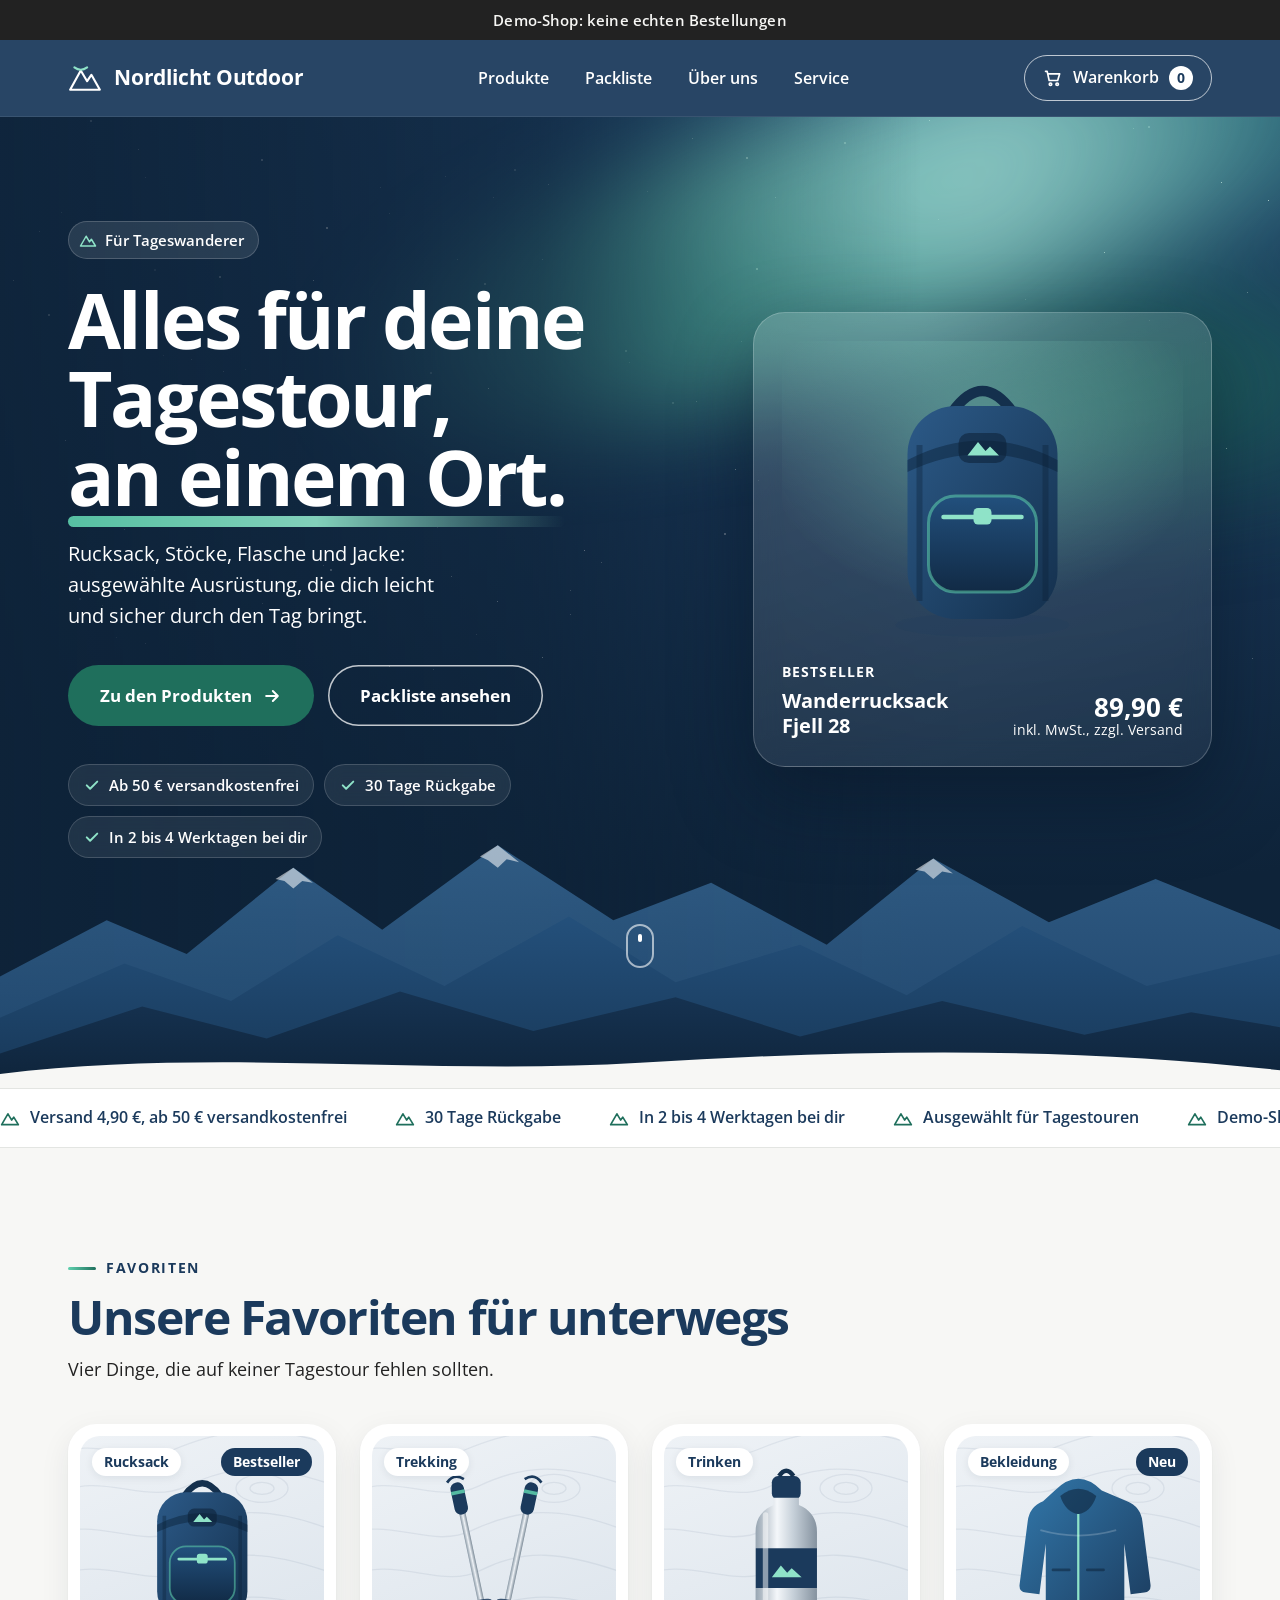
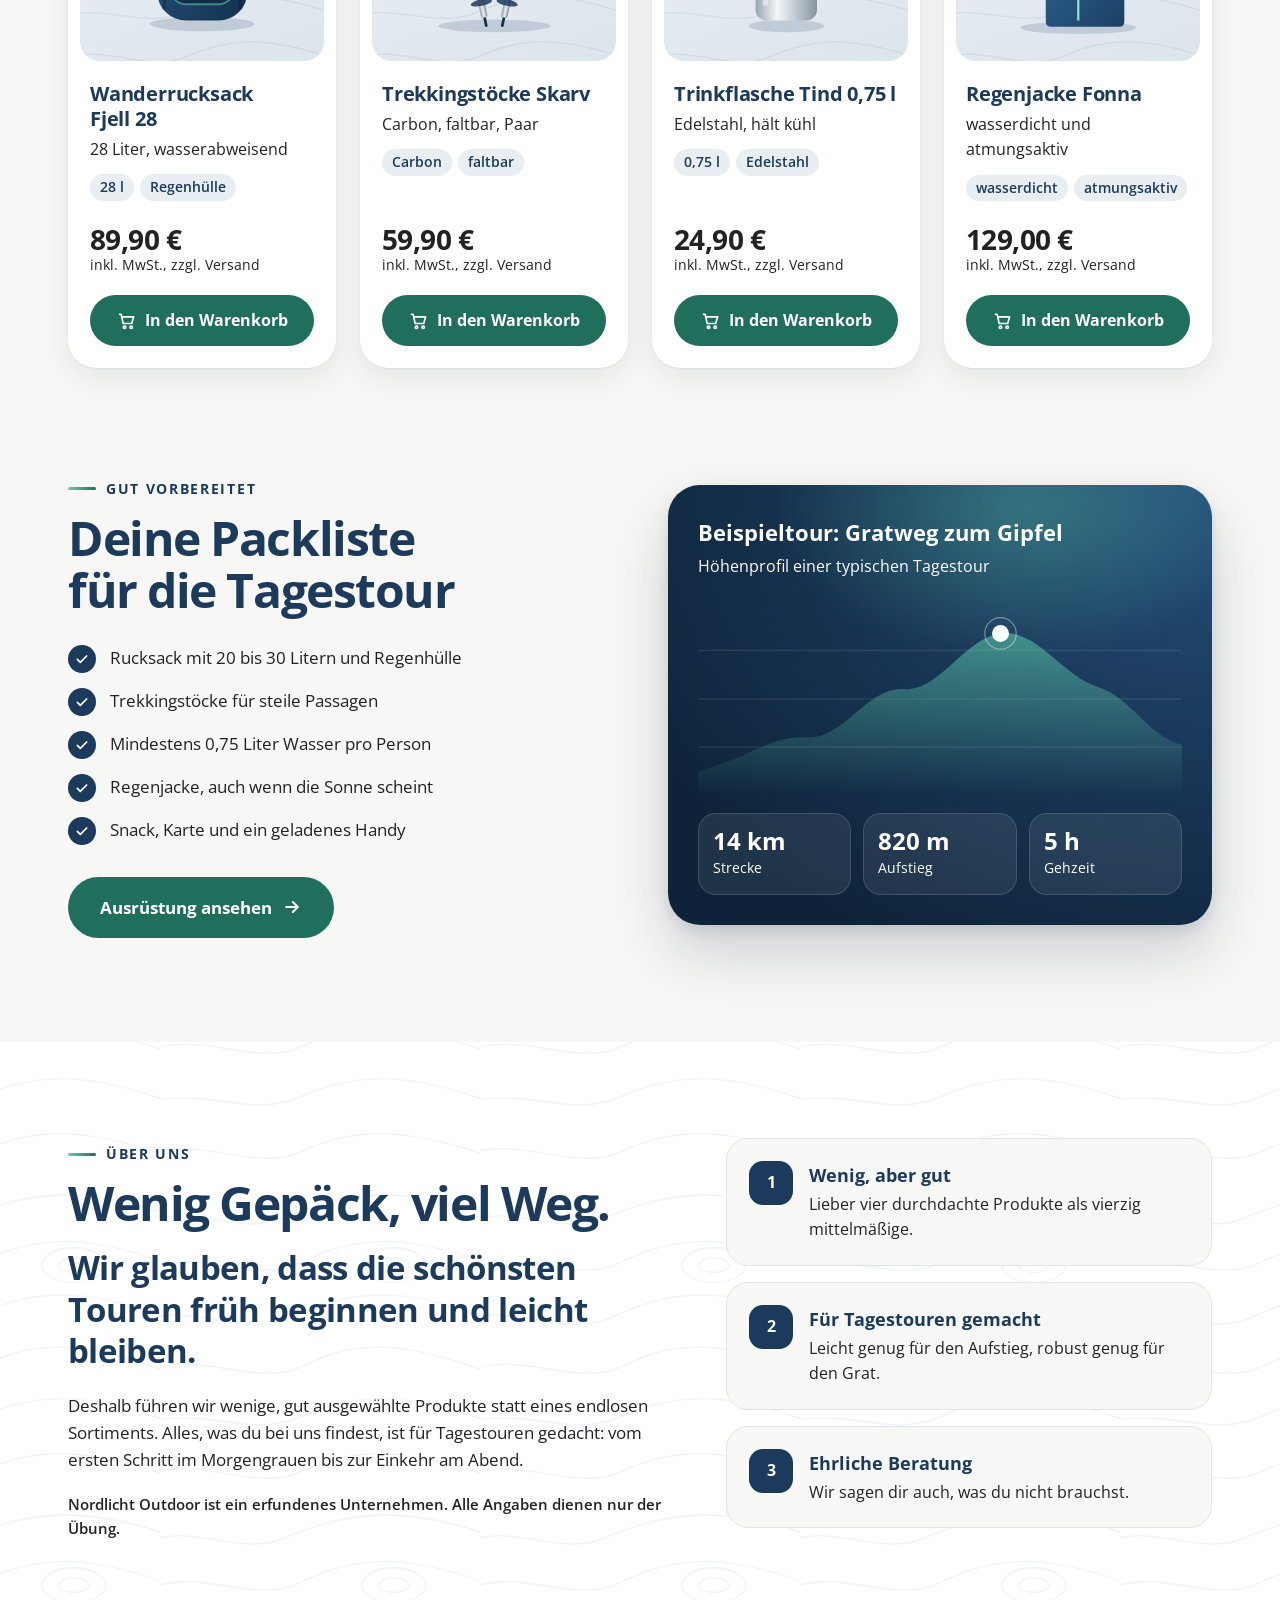
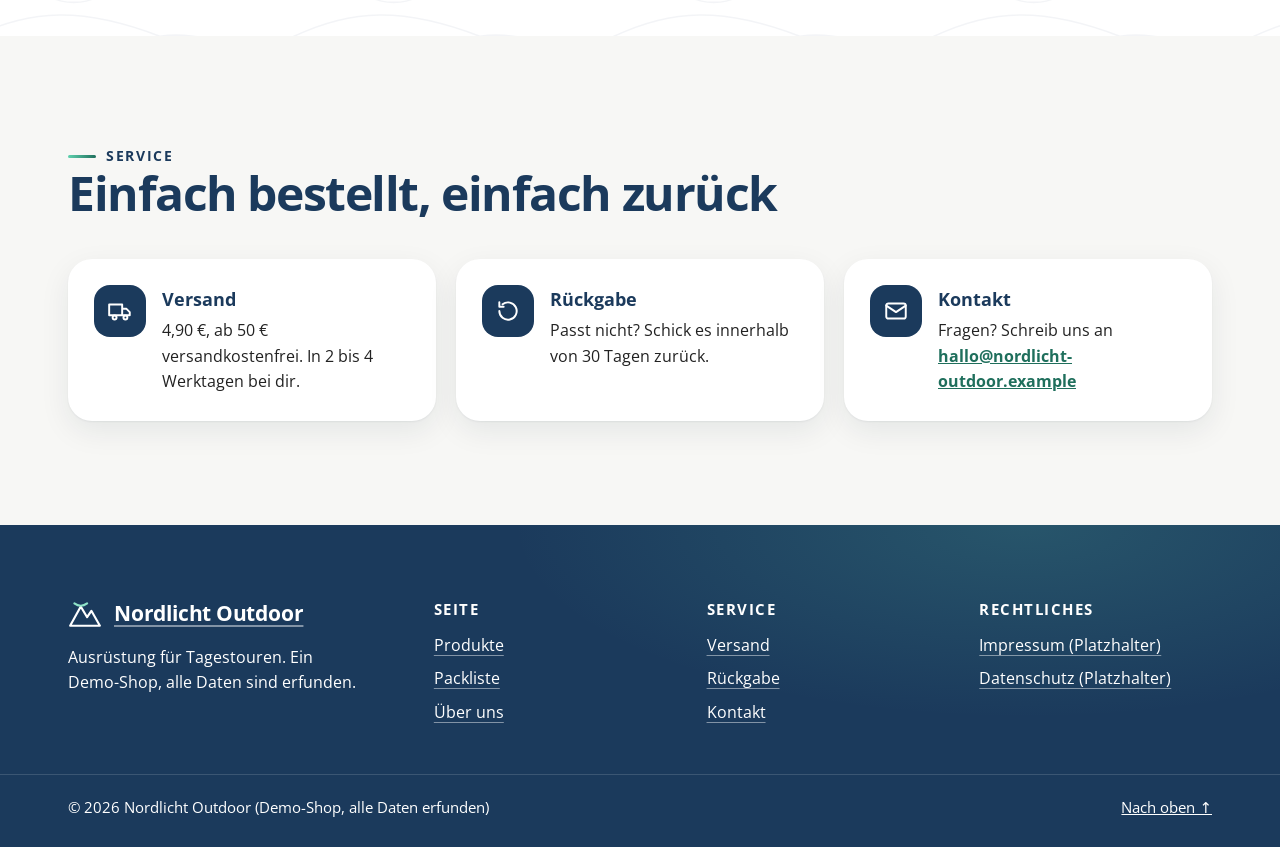
<file: website/index.html>
<!DOCTYPE html>
<html lang="de">
<head>
<meta charset="utf-8">
<meta name="viewport" content="width=device-width, initial-scale=1">
<meta http-equiv="Content-Security-Policy" content="default-src 'none'; style-src 'self'; script-src 'self'; font-src 'self'; img-src 'self' data:">
<meta name="description" content="Demo-Shop für Wanderausrüstung: Rucksäcke, Trekkingstöcke, Trinkflaschen und Regenjacken für deine Tagestour.">
<title>Nordlicht Outdoor – Alles für deine Tagestour, an einem Ort.</title>
<!--
  Nordlicht Outdoor · Startseite · Entwurf v2 (24.11.2026)
  Demo-Shop für den Kurs: Alle Produkte, Preise und Daten sind erfunden.
  Startseite plus eine Seite je Produkt in produkte/ und warenkorb.html. Die Navigation springt zu den
  Abschnitten dieser Seite, der Produktname in jeder Karte verlinkt auf die Produktseite.
  Andockpunkte für js/app.js:
  - data-nav          Navigation, auf dem Handy als aufklappbares Menü
  - data-cart-count   Zähler im Warenkorb-Link, zeigt die Anzahl aus dem localStorage
  - data-add-to-cart  Button "In den Warenkorb"; liest data-id, data-name, data-price vom umgebenden [data-product]
-->
<link rel="stylesheet" href="css/style.css">
<link rel="icon" href="icons/favicon-32.png" type="image/png" sizes="32x32">
<link rel="icon" href="icons/favicon.svg" type="image/svg+xml">
<link rel="apple-touch-icon" href="icons/apple-touch-icon.png">
<script src="js/app.js" defer></script>
</head>
<body>
<a class="skip" href="#inhalt">Zum Inhalt springen</a>
<div class="demo" role="note">Demo-Shop: keine echten Bestellungen</div>

<header class="site">
  <div class="wrap">
    <a class="logo" href="#top" aria-label="Nordlicht Outdoor, Startseite"><svg viewBox="0 0 32 32" aria-hidden="true" fill="none" stroke="#FFFFFF" stroke-width="2" stroke-linejoin="round" stroke-linecap="round"><path d="M2 27 12 9l6 10 4-6 8 14z"/><path d="M6 6c4 3 8 3 12 0" stroke="#8FE3C8"/></svg>Nordlicht Outdoor</a>
    <button class="menu-btn" type="button" aria-expanded="false" aria-controls="hauptnav" hidden>Menü</button>
    <nav id="hauptnav" aria-label="Hauptnavigation" data-nav>
      <ul>
        <li><a href="#produkte">Produkte</a></li>
        <li><a href="#packliste">Packliste</a></li>
        <li><a href="#ueber-uns">Über uns</a></li>
        <li><a href="#service">Service</a></li>
      </ul>
    </nav>
    <a class="cart" href="warenkorb.html" aria-label="Warenkorb, 0 Artikel"><svg viewBox="0 0 24 24" aria-hidden="true" fill="none" stroke="currentColor" stroke-width="2" stroke-linecap="round" stroke-linejoin="round"><path d="M3 4h2l2.4 11h10.2L20 7H6.2"/><circle cx="9" cy="19.5" r="1.5"/><circle cx="17" cy="19.5" r="1.5"/></svg><span class="cart-text">Warenkorb</span><span class="cart-count" data-cart-count>0</span></a>
  </div>
</header>

<main id="inhalt">
  <section class="hero" id="top" aria-labelledby="titel">
    <div class="himmel" aria-hidden="true"><span class="sterne"></span></div>
    <div class="aurora" aria-hidden="true"><span class="a1"></span><span class="a2"></span><span class="a3"></span></div>
    <div class="wrap">
      <div>
        <p class="eyebrow"><svg viewBox="0 0 24 24" aria-hidden="true" fill="none" stroke="currentColor" stroke-width="2" stroke-linecap="round" stroke-linejoin="round"><path d="M2 20 9.5 7l4.5 7.5 2.5-3.5L22 20z"/></svg>Für Tageswanderer</p>
        <h1 id="titel">Alles für deine Tagestour, <span class="glanz">an einem Ort.</span></h1>
        <p class="lead">Rucksack, Stöcke, Flasche und Jacke: ausgewählte Ausrüstung, die dich leicht und sicher durch den Tag bringt.</p>
        <div class="aktionen">
          <a class="btn gross" href="#produkte">Zu den Produkten <svg viewBox="0 0 24 24" aria-hidden="true" fill="none" stroke="currentColor" stroke-width="2.4" stroke-linecap="round" stroke-linejoin="round"><path d="M5 12h14M13 6l6 6-6 6"/></svg></a>
          <a class="btn gross hell" href="#packliste">Packliste ansehen</a>
        </div>
        <ul class="vertrauen" aria-label="Unsere Leistungen">
          <li><svg viewBox="0 0 24 24" aria-hidden="true" fill="none" stroke="currentColor" stroke-width="2.6" stroke-linecap="round" stroke-linejoin="round"><path d="m5 12.5 4.5 4.5L19 7.5"/></svg>Ab 50&nbsp;€ versandkostenfrei</li>
          <li><svg viewBox="0 0 24 24" aria-hidden="true" fill="none" stroke="currentColor" stroke-width="2.6" stroke-linecap="round" stroke-linejoin="round"><path d="m5 12.5 4.5 4.5L19 7.5"/></svg>30 Tage Rückgabe</li>
          <li><svg viewBox="0 0 24 24" aria-hidden="true" fill="none" stroke="currentColor" stroke-width="2.6" stroke-linecap="round" stroke-linejoin="round"><path d="m5 12.5 4.5 4.5L19 7.5"/></svg>In 2 bis 4 Werktagen bei dir</li>
        </ul>
      </div>
      <figure class="spot">
        <div class="spot-bild"><svg viewBox="0 0 200 200" aria-hidden="true">
  <defs>
    <linearGradient id="h1k" x1="0" y1="0" x2="1" y2="1"><stop offset="0" stop-color="#2C5A88"/><stop offset="1" stop-color="#14304D"/></linearGradient>
    <linearGradient id="h1f" x1="0" y1="0" x2="0" y2="1"><stop offset="0" stop-color="#22507D"/><stop offset="1" stop-color="#112A45"/></linearGradient>
  </defs>
  <ellipse cx="100" cy="184" rx="58" ry="8" fill="#1B3A5C" opacity=".16"/>
  <path d="M80 42q20-28 40 0" fill="none" stroke="#14304D" stroke-width="7" stroke-linecap="round"/>
  <rect x="50" y="38" width="100" height="142" rx="32" fill="url(#h1k)"/>
  <path d="M50 74q50-26 100 0v8q-50-24-100 0z" fill="#0B2036" opacity=".45"/>
  <rect x="64" y="98" width="72" height="64" rx="18" fill="url(#h1f)" stroke="#5FD1AE" stroke-opacity=".55" stroke-width="2"/>
  <path d="M74 112h52" stroke="#8FE3C8" stroke-width="3" stroke-linecap="round"/>
  <rect x="94" y="106" width="12" height="11" rx="3" fill="#8FE3C8"/>
  <path d="M58 64v104M142 64v104" stroke="#0B2036" stroke-width="4" opacity=".35"/>
  <rect x="84" y="56" width="32" height="20" rx="7" fill="#0B2036" opacity=".55"/>
  <path d="M90 71l7-9 5 6 3-3 6 6z" fill="#8FE3C8"/>
</svg></div>
        <figcaption>
          <div><span class="spot-label">Bestseller</span><span class="spot-name">Wanderrucksack Fjell 28</span></div>
          <div class="spot-preis">89,90&nbsp;€<small>inkl. MwSt., zzgl. Versand</small></div>
        </figcaption>
      </figure>
    </div>
    <span class="scroll-hinweis" aria-hidden="true"></span>
    <svg class="berge" viewBox="0 0 1440 320" preserveAspectRatio="none" aria-hidden="true">
      <defs>
        <linearGradient id="b1" x1="0" y1="0" x2="0" y2="1"><stop offset="0" stop-color="#3B6E9C"/><stop offset="1" stop-color="#25507B"/></linearGradient>
        <linearGradient id="b2" x1="0" y1="0" x2="0" y2="1"><stop offset="0" stop-color="#24507B"/><stop offset="1" stop-color="#173757"/></linearGradient>
        <linearGradient id="b3" x1="0" y1="0" x2="0" y2="1"><stop offset="0" stop-color="#163352"/><stop offset="1" stop-color="#0E2339"/></linearGradient>
      </defs>
      <path d="M0 200 120 140 210 176 330 84 430 150 560 60 690 140 800 100 930 166 1050 74 1180 142 1300 96 1440 150V320H0Z" fill="url(#b1)" opacity=".75"/>
      <path d="M310 96 330 84 352 100 340 98 330 106 320 98ZM540 72 560 60 584 78 570 75 560 84 549 76ZM1030 86 1050 74 1072 90 1060 88 1050 96 1040 88Z" fill="#FFFFFF" opacity=".55"/>
      <path d="M0 244 140 186 260 226 380 156 500 210 640 136 760 206 900 166 1020 220 1150 146 1290 210 1440 176V320H0Z" fill="url(#b2)"/>
      <path d="M0 282 160 232 300 266 450 216 600 258 760 222 900 264 1060 226 1220 262 1340 238 1440 254V320H0Z" fill="url(#b3)"/>
      <path d="M0 304C240 276 480 306 720 292S1200 274 1440 300V320H0Z" fill="#F7F7F5"/>
    </svg>
  </section>

  <section class="band" aria-label="Versand und Service">
    <div class="band-spur"><ul class="band-gruppe"><li><svg viewBox="0 0 24 24" aria-hidden="true" fill="none" stroke="currentColor" stroke-width="2" stroke-linecap="round" stroke-linejoin="round"><path d="M2 20 9.5 7l4.5 7.5 2.5-3.5L22 20z"/></svg>Versand 4,90&nbsp;€, ab 50&nbsp;€ versandkostenfrei</li><li><svg viewBox="0 0 24 24" aria-hidden="true" fill="none" stroke="currentColor" stroke-width="2" stroke-linecap="round" stroke-linejoin="round"><path d="M2 20 9.5 7l4.5 7.5 2.5-3.5L22 20z"/></svg>30 Tage Rückgabe</li><li><svg viewBox="0 0 24 24" aria-hidden="true" fill="none" stroke="currentColor" stroke-width="2" stroke-linecap="round" stroke-linejoin="round"><path d="M2 20 9.5 7l4.5 7.5 2.5-3.5L22 20z"/></svg>In 2 bis 4 Werktagen bei dir</li><li><svg viewBox="0 0 24 24" aria-hidden="true" fill="none" stroke="currentColor" stroke-width="2" stroke-linecap="round" stroke-linejoin="round"><path d="M2 20 9.5 7l4.5 7.5 2.5-3.5L22 20z"/></svg>Ausgewählt für Tagestouren</li><li><svg viewBox="0 0 24 24" aria-hidden="true" fill="none" stroke="currentColor" stroke-width="2" stroke-linecap="round" stroke-linejoin="round"><path d="M2 20 9.5 7l4.5 7.5 2.5-3.5L22 20z"/></svg>Demo-Shop: alle Daten erfunden</li></ul><ul class="band-gruppe" aria-hidden="true"><li><svg viewBox="0 0 24 24" aria-hidden="true" fill="none" stroke="currentColor" stroke-width="2" stroke-linecap="round" stroke-linejoin="round"><path d="M2 20 9.5 7l4.5 7.5 2.5-3.5L22 20z"/></svg>Versand 4,90&nbsp;€, ab 50&nbsp;€ versandkostenfrei</li><li><svg viewBox="0 0 24 24" aria-hidden="true" fill="none" stroke="currentColor" stroke-width="2" stroke-linecap="round" stroke-linejoin="round"><path d="M2 20 9.5 7l4.5 7.5 2.5-3.5L22 20z"/></svg>30 Tage Rückgabe</li><li><svg viewBox="0 0 24 24" aria-hidden="true" fill="none" stroke="currentColor" stroke-width="2" stroke-linecap="round" stroke-linejoin="round"><path d="M2 20 9.5 7l4.5 7.5 2.5-3.5L22 20z"/></svg>In 2 bis 4 Werktagen bei dir</li><li><svg viewBox="0 0 24 24" aria-hidden="true" fill="none" stroke="currentColor" stroke-width="2" stroke-linecap="round" stroke-linejoin="round"><path d="M2 20 9.5 7l4.5 7.5 2.5-3.5L22 20z"/></svg>Ausgewählt für Tagestouren</li><li><svg viewBox="0 0 24 24" aria-hidden="true" fill="none" stroke="currentColor" stroke-width="2" stroke-linecap="round" stroke-linejoin="round"><path d="M2 20 9.5 7l4.5 7.5 2.5-3.5L22 20z"/></svg>Demo-Shop: alle Daten erfunden</li></ul></div>
  </section>

  <section class="abschnitt" id="produkte" aria-labelledby="produkte-titel">
    <div class="wrap">
      <div class="kopfzeile">
        <div><p class="label">Favoriten</p><h2 id="produkte-titel">Unsere Favoriten für unterwegs</h2><p class="unter">Vier Dinge, die auf keiner Tagestour fehlen sollten.</p></div>
      </div>
      <ul class="grid">
        <li class="reveal">
          <article class="card" data-product data-id="fjell-28" data-name="Wanderrucksack Fjell 28" data-price="89.90" data-category="rucksaecke">
            <div class="bild">
              <span class="chip">Rucksack</span><span class="badge">Bestseller</span>
              <svg viewBox="0 0 200 200" role="img" aria-label="Illustration: Wanderrucksack Fjell 28">
  <defs>
    <linearGradient id="p1k" x1="0" y1="0" x2="1" y2="1"><stop offset="0" stop-color="#2C5A88"/><stop offset="1" stop-color="#14304D"/></linearGradient>
    <linearGradient id="p1f" x1="0" y1="0" x2="0" y2="1"><stop offset="0" stop-color="#22507D"/><stop offset="1" stop-color="#112A45"/></linearGradient>
  </defs>
  <ellipse cx="100" cy="184" rx="58" ry="8" fill="#1B3A5C" opacity=".16"/>
  <path d="M80 42q20-28 40 0" fill="none" stroke="#14304D" stroke-width="7" stroke-linecap="round"/>
  <rect x="50" y="38" width="100" height="142" rx="32" fill="url(#p1k)"/>
  <path d="M50 74q50-26 100 0v8q-50-24-100 0z" fill="#0B2036" opacity=".45"/>
  <rect x="64" y="98" width="72" height="64" rx="18" fill="url(#p1f)" stroke="#5FD1AE" stroke-opacity=".55" stroke-width="2"/>
  <path d="M74 112h52" stroke="#8FE3C8" stroke-width="3" stroke-linecap="round"/>
  <rect x="94" y="106" width="12" height="11" rx="3" fill="#8FE3C8"/>
  <path d="M58 64v104M142 64v104" stroke="#0B2036" stroke-width="4" opacity=".35"/>
  <rect x="84" y="56" width="32" height="20" rx="7" fill="#0B2036" opacity=".55"/>
  <path d="M90 71l7-9 5 6 3-3 6 6z" fill="#8FE3C8"/>
</svg>
            </div>
            <div class="body">
              <h3><a href="produkte/wanderrucksack-fjell-28.html">Wanderrucksack Fjell 28</a></h3>
              <p class="info">28 Liter, wasserabweisend</p>
              <ul class="tags" aria-label="Merkmale"><li>28 l</li><li>Regenhülle</li></ul>
              <p class="price">89,90&nbsp;€<small>inkl. MwSt., zzgl. Versand</small></p>
              <button class="btn block" type="button" data-add-to-cart><svg viewBox="0 0 24 24" aria-hidden="true" fill="none" stroke="currentColor" stroke-width="2" stroke-linecap="round" stroke-linejoin="round"><path d="M3 4h2l2.4 11h10.2L20 7H6.2"/><circle cx="9" cy="19.5" r="1.5"/><circle cx="17" cy="19.5" r="1.5"/></svg>In den Warenkorb</button>
            </div>
          </article>
        </li>
        <li class="reveal">
          <article class="card" data-product data-id="skarv" data-name="Trekkingstöcke Skarv" data-price="59.90" data-category="stoecke">
            <div class="bild">
              <span class="chip">Trekking</span>
              <svg viewBox="0 0 200 200" role="img" aria-label="Illustration: Trekkingstöcke Skarv">
  <defs><linearGradient id="p2s" x1="0" y1="0" x2="1" y2="0"><stop offset="0" stop-color="#8A99A6"/><stop offset=".5" stop-color="#EEF2F6"/><stop offset="1" stop-color="#7B8A97"/></linearGradient></defs>
  <ellipse cx="100" cy="186" rx="62" ry="7" fill="#1B3A5C" opacity=".16"/>
  <g transform="rotate(-12 100 100)">
    <rect x="70" y="40" width="7" height="134" rx="3.5" fill="url(#p2s)"/>
    <rect x="66" y="20" width="15" height="36" rx="7" fill="#1B3A5C"/>
    <rect x="66" y="29" width="15" height="4" fill="#5FD1AE" opacity=".85"/>
    <path d="M64 18q9.5-9 19 0" fill="none" stroke="#1B3A5C" stroke-width="3"/>
    <ellipse cx="73.5" cy="156" rx="12" ry="3.6" fill="#1B3A5C" opacity=".85"/>
    <path d="M73.5 174v8" stroke="#14304D" stroke-width="3" stroke-linecap="round"/>
  </g>
  <g transform="rotate(12 100 100)">
    <rect x="123" y="40" width="7" height="134" rx="3.5" fill="url(#p2s)"/>
    <rect x="119" y="20" width="15" height="36" rx="7" fill="#1B3A5C"/>
    <rect x="119" y="29" width="15" height="4" fill="#5FD1AE" opacity=".85"/>
    <path d="M117 18q9.5-9 19 0" fill="none" stroke="#1B3A5C" stroke-width="3"/>
    <ellipse cx="126.5" cy="156" rx="12" ry="3.6" fill="#1B3A5C" opacity=".85"/>
    <path d="M126.5 174v8" stroke="#14304D" stroke-width="3" stroke-linecap="round"/>
  </g>
</svg>
            </div>
            <div class="body">
              <h3><a href="produkte/trekkingstoecke-skarv.html">Trekkingstöcke Skarv</a></h3>
              <p class="info">Carbon, faltbar, Paar</p>
              <ul class="tags" aria-label="Merkmale"><li>Carbon</li><li>faltbar</li></ul>
              <p class="price">59,90&nbsp;€<small>inkl. MwSt., zzgl. Versand</small></p>
              <button class="btn block" type="button" data-add-to-cart><svg viewBox="0 0 24 24" aria-hidden="true" fill="none" stroke="currentColor" stroke-width="2" stroke-linecap="round" stroke-linejoin="round"><path d="M3 4h2l2.4 11h10.2L20 7H6.2"/><circle cx="9" cy="19.5" r="1.5"/><circle cx="17" cy="19.5" r="1.5"/></svg>In den Warenkorb</button>
            </div>
          </article>
        </li>
        <li class="reveal">
          <article class="card" data-product data-id="tind-075" data-name="Trinkflasche Tind 0,75 l" data-price="24.90" data-category="trinken">
            <div class="bild">
              <span class="chip">Trinken</span>
              <svg viewBox="0 0 200 200" role="img" aria-label="Illustration: Trinkflasche Tind 0,75 l">
  <defs>
    <linearGradient id="p3st" x1="0" y1="0" x2="1" y2="0"><stop offset="0" stop-color="#97A5B2"/><stop offset=".35" stop-color="#F4F7FA"/><stop offset=".62" stop-color="#C5CFD8"/><stop offset="1" stop-color="#85929F"/></linearGradient>
    <clipPath id="p3c"><path d="M86 44h28v8c14 6 20 16 20 30v86a12 12 0 0 1-12 12h-44a12 12 0 0 1-12-12V82c0-14 6-24 20-30z"/></clipPath>
  </defs>
  <ellipse cx="100" cy="186" rx="42" ry="7" fill="#1B3A5C" opacity=".16"/>
  <rect x="84" y="20" width="32" height="26" rx="7" fill="#1B3A5C"/>
  <path d="M92 20q8-12 16 0" fill="none" stroke="#14304D" stroke-width="5"/>
  <path d="M86 44h28v8c14 6 20 16 20 30v86a12 12 0 0 1-12 12h-44a12 12 0 0 1-12-12V82c0-14 6-24 20-30z" fill="url(#p3st)"/>
  <g clip-path="url(#p3c)">
    <rect x="60" y="100" width="80" height="44" fill="#1B3A5C"/>
    <path d="M84 132l10-13 7 8 5-5 11 10z" fill="#8FE3C8"/>
  </g>
  <rect x="74" y="60" width="6" height="104" rx="3" fill="#FFFFFF" opacity=".5"/>
</svg>
            </div>
            <div class="body">
              <h3><a href="produkte/trinkflasche-tind-075.html">Trinkflasche Tind 0,75 l</a></h3>
              <p class="info">Edelstahl, hält kühl</p>
              <ul class="tags" aria-label="Merkmale"><li>0,75 l</li><li>Edelstahl</li></ul>
              <p class="price">24,90&nbsp;€<small>inkl. MwSt., zzgl. Versand</small></p>
              <button class="btn block" type="button" data-add-to-cart><svg viewBox="0 0 24 24" aria-hidden="true" fill="none" stroke="currentColor" stroke-width="2" stroke-linecap="round" stroke-linejoin="round"><path d="M3 4h2l2.4 11h10.2L20 7H6.2"/><circle cx="9" cy="19.5" r="1.5"/><circle cx="17" cy="19.5" r="1.5"/></svg>In den Warenkorb</button>
            </div>
          </article>
        </li>
        <li class="reveal">
          <article class="card" data-product data-id="fonna" data-name="Regenjacke Fonna" data-price="129.00" data-category="bekleidung">
            <div class="bild">
              <span class="chip">Bekleidung</span><span class="badge">Neu</span>
              <svg viewBox="0 0 200 200" role="img" aria-label="Illustration: Regenjacke Fonna">
  <defs><linearGradient id="p4j" x1="0" y1="0" x2="1" y2="1"><stop offset="0" stop-color="#3278AB"/><stop offset="1" stop-color="#1B3A5C"/></linearGradient></defs>
  <ellipse cx="100" cy="188" rx="64" ry="7" fill="#1B3A5C" opacity=".16"/>
  <path d="M74 36q26-26 52 0l28 12q15 6 17 22l9 70q1 8-7 9l-15 2-7-56v86q0 6-6 6H70q-6 0-6-6V95l-7 56-15-2q-8-1-7-9l9-70q2-16 17-22z" fill="url(#p4j)"/>
  <path d="M80 42q20-16 40 0q-6 18-20 20q-14-2-20-20z" fill="#0B2036" opacity=".55"/>
  <path d="M100 62v118" stroke="#8FE3C8" stroke-width="2.5"/>
  <path d="M72 124h18M110 124h18" stroke="#0B2036" stroke-width="3" stroke-linecap="round" opacity=".5"/>
  <path d="M58 80q42 12 84 0" stroke="#FFFFFF" stroke-opacity=".2" stroke-width="2" fill="none"/>
</svg>
            </div>
            <div class="body">
              <h3><a href="produkte/regenjacke-fonna.html">Regenjacke Fonna</a></h3>
              <p class="info">wasserdicht und atmungsaktiv</p>
              <ul class="tags" aria-label="Merkmale"><li>wasserdicht</li><li>atmungsaktiv</li></ul>
              <p class="price">129,00&nbsp;€<small>inkl. MwSt., zzgl. Versand</small></p>
              <button class="btn block" type="button" data-add-to-cart><svg viewBox="0 0 24 24" aria-hidden="true" fill="none" stroke="currentColor" stroke-width="2" stroke-linecap="round" stroke-linejoin="round"><path d="M3 4h2l2.4 11h10.2L20 7H6.2"/><circle cx="9" cy="19.5" r="1.5"/><circle cx="17" cy="19.5" r="1.5"/></svg>In den Warenkorb</button>
            </div>
          </article>
        </li>
      </ul>
    </div>
  </section>

  <section class="abschnitt" id="packliste" aria-labelledby="pack-titel">
    <div class="wrap packliste">
      <div class="reveal">
        <p class="label">Gut vorbereitet</p>
        <h2 id="pack-titel">Deine Packliste für die Tagestour</h2>
        <ul class="liste">
          <li><span class="haken"><svg viewBox="0 0 24 24" aria-hidden="true" fill="none" stroke="currentColor" stroke-width="2.6" stroke-linecap="round" stroke-linejoin="round"><path d="m5 12.5 4.5 4.5L19 7.5"/></svg></span>Rucksack mit 20 bis 30 Litern und Regenhülle</li>
          <li><span class="haken"><svg viewBox="0 0 24 24" aria-hidden="true" fill="none" stroke="currentColor" stroke-width="2.6" stroke-linecap="round" stroke-linejoin="round"><path d="m5 12.5 4.5 4.5L19 7.5"/></svg></span>Trekkingstöcke für steile Passagen</li>
          <li><span class="haken"><svg viewBox="0 0 24 24" aria-hidden="true" fill="none" stroke="currentColor" stroke-width="2.6" stroke-linecap="round" stroke-linejoin="round"><path d="m5 12.5 4.5 4.5L19 7.5"/></svg></span>Mindestens 0,75 Liter Wasser pro Person</li>
          <li><span class="haken"><svg viewBox="0 0 24 24" aria-hidden="true" fill="none" stroke="currentColor" stroke-width="2.6" stroke-linecap="round" stroke-linejoin="round"><path d="m5 12.5 4.5 4.5L19 7.5"/></svg></span>Regenjacke, auch wenn die Sonne scheint</li>
          <li><span class="haken"><svg viewBox="0 0 24 24" aria-hidden="true" fill="none" stroke="currentColor" stroke-width="2.6" stroke-linecap="round" stroke-linejoin="round"><path d="m5 12.5 4.5 4.5L19 7.5"/></svg></span>Snack, Karte und ein geladenes Handy</li>
        </ul>
        <a class="btn gross" href="#produkte">Ausrüstung ansehen <svg viewBox="0 0 24 24" aria-hidden="true" fill="none" stroke="currentColor" stroke-width="2.4" stroke-linecap="round" stroke-linejoin="round"><path d="M5 12h14M13 6l6 6-6 6"/></svg></a>
      </div>
      <div class="tour reveal">
        <h3>Beispieltour: Gratweg zum Gipfel</h3>
        <p>Höhenprofil einer typischen Tagestour</p>
        <svg viewBox="0 0 400 160" aria-hidden="true">
            <defs><linearGradient id="hp" x1="0" y1="0" x2="0" y2="1"><stop offset="0" stop-color="#5FD1AE" stop-opacity=".55"/><stop offset="1" stop-color="#5FD1AE" stop-opacity="0"/></linearGradient></defs>
            <path d="M0 40H400M0 80H400M0 120H400" stroke="#FFFFFF" stroke-opacity=".1"/>
            <path d="M0 140C40 130 60 110 90 112S140 70 170 72 220 30 250 26 300 60 330 70 370 110 400 118V160H0Z" fill="url(#hp)"/>
            <path class="linie" d="M0 140C40 130 60 110 90 112S140 70 170 72 220 30 250 26 300 60 330 70 370 110 400 118" fill="none" stroke="#8FE3C8" stroke-width="3" stroke-linecap="round"/>
            <circle cx="250" cy="26" r="7" fill="#FFFFFF"/><circle cx="250" cy="26" r="13" fill="none" stroke="#FFFFFF" stroke-opacity=".4"/>
          </svg>
        <ul class="werte">
          <li><b>14&nbsp;km</b><span>Strecke</span></li>
          <li><b>820&nbsp;m</b><span>Aufstieg</span></li>
          <li><b>5&nbsp;h</b><span>Gehzeit</span></li>
        </ul>
      </div>
    </div>
  </section>

  <section class="ueber" id="ueber-uns" aria-labelledby="ueber-titel">
    <div class="wrap">
      <div class="reveal">
        <p class="label">Über uns</p>
        <h2 id="ueber-titel">Wenig Gepäck, viel Weg.</h2>
        <p class="zitat">Wir glauben, dass die schönsten Touren früh beginnen und leicht bleiben.</p>
        <p class="text">Deshalb führen wir wenige, gut ausgewählte Produkte statt eines endlosen Sortiments. Alles, was du bei uns findest, ist für Tagestouren gedacht: vom ersten Schritt im Morgengrauen bis zur Einkehr am Abend.</p>
        <p class="fiktiv">Nordlicht Outdoor ist ein erfundenes Unternehmen. Alle Angaben dienen nur der Übung.</p>
      </div>
      <ul class="prinzipien">
        <li class="reveal"><span class="nr">1</span><div><h3>Wenig, aber gut</h3><p>Lieber vier durchdachte Produkte als vierzig mittelmäßige.</p></div></li>
        <li class="reveal"><span class="nr">2</span><div><h3>Für Tagestouren gemacht</h3><p>Leicht genug für den Aufstieg, robust genug für den Grat.</p></div></li>
        <li class="reveal"><span class="nr">3</span><div><h3>Ehrliche Beratung</h3><p>Wir sagen dir auch, was du nicht brauchst.</p></div></li>
      </ul>
    </div>
  </section>

  <section class="abschnitt service" id="service" aria-labelledby="service-titel">
    <div class="wrap">
      <div class="kopfzeile"><div><p class="label">Service</p><h2 id="service-titel">Einfach bestellt, einfach zurück</h2></div></div>
      <ul>
        <li class="reveal"><span class="ico"><svg viewBox="0 0 24 24" aria-hidden="true" fill="none" stroke="currentColor" stroke-width="1.8" stroke-linecap="round" stroke-linejoin="round"><path d="M2 6h12v10H2zM14 10h4l3 3v3h-7"/><circle cx="7" cy="18" r="1.8"/><circle cx="17" cy="18" r="1.8"/></svg></span><div><h3>Versand</h3><p>4,90&nbsp;€, ab 50&nbsp;€ versandkostenfrei. In 2 bis 4 Werktagen bei dir.</p></div></li>
        <li class="reveal"><span class="ico"><svg viewBox="0 0 24 24" aria-hidden="true" fill="none" stroke="currentColor" stroke-width="1.8" stroke-linecap="round" stroke-linejoin="round"><path d="M4 12a8 8 0 1 0 3-6.2M4 4v4h4"/></svg></span><div><h3>Rückgabe</h3><p>Passt nicht? Schick es innerhalb von 30 Tagen zurück.</p></div></li>
        <li class="reveal"><span class="ico"><svg viewBox="0 0 24 24" aria-hidden="true" fill="none" stroke="currentColor" stroke-width="1.8" stroke-linecap="round" stroke-linejoin="round"><rect x="3" y="5" width="18" height="14" rx="2"/><path d="m3 7 9 6 9-6"/></svg></span><div><h3>Kontakt</h3><p>Fragen? Schreib uns an <a href="#">hallo@nordlicht-outdoor.example</a></p></div></li>
      </ul>
    </div>
  </section>
</main>

<footer class="site">
  <div class="wrap fuss">
    <div>
      <a class="logo" href="#top" aria-label="Nordlicht Outdoor, nach oben"><svg viewBox="0 0 32 32" aria-hidden="true" fill="none" stroke="#FFFFFF" stroke-width="2" stroke-linejoin="round" stroke-linecap="round"><path d="M2 27 12 9l6 10 4-6 8 14z"/><path d="M6 6c4 3 8 3 12 0" stroke="#8FE3C8"/></svg>Nordlicht Outdoor</a>
      <p>Ausrüstung für Tagestouren. Ein Demo-Shop, alle Daten sind erfunden.</p>
    </div>
    <div><h3>Seite</h3><ul><li><a href="#produkte">Produkte</a></li><li><a href="#packliste">Packliste</a></li><li><a href="#ueber-uns">Über uns</a></li></ul></div>
    <div><h3>Service</h3><ul><li><a href="#service">Versand</a></li><li><a href="#service">Rückgabe</a></li><li><a href="#service">Kontakt</a></li></ul></div>
    <div><h3>Rechtliches</h3><ul><li><a href="#">Impressum (Platzhalter)</a></li><li><a href="#">Datenschutz (Platzhalter)</a></li></ul></div>
  </div>
  <div class="fuss-unten">
    <div class="wrap"><span>© 2026 Nordlicht Outdoor (Demo-Shop, alle Daten erfunden)</span><a class="hoch" href="#top">Nach oben ↑</a></div>
  </div>
</footer>
</body>
</html>
</file>
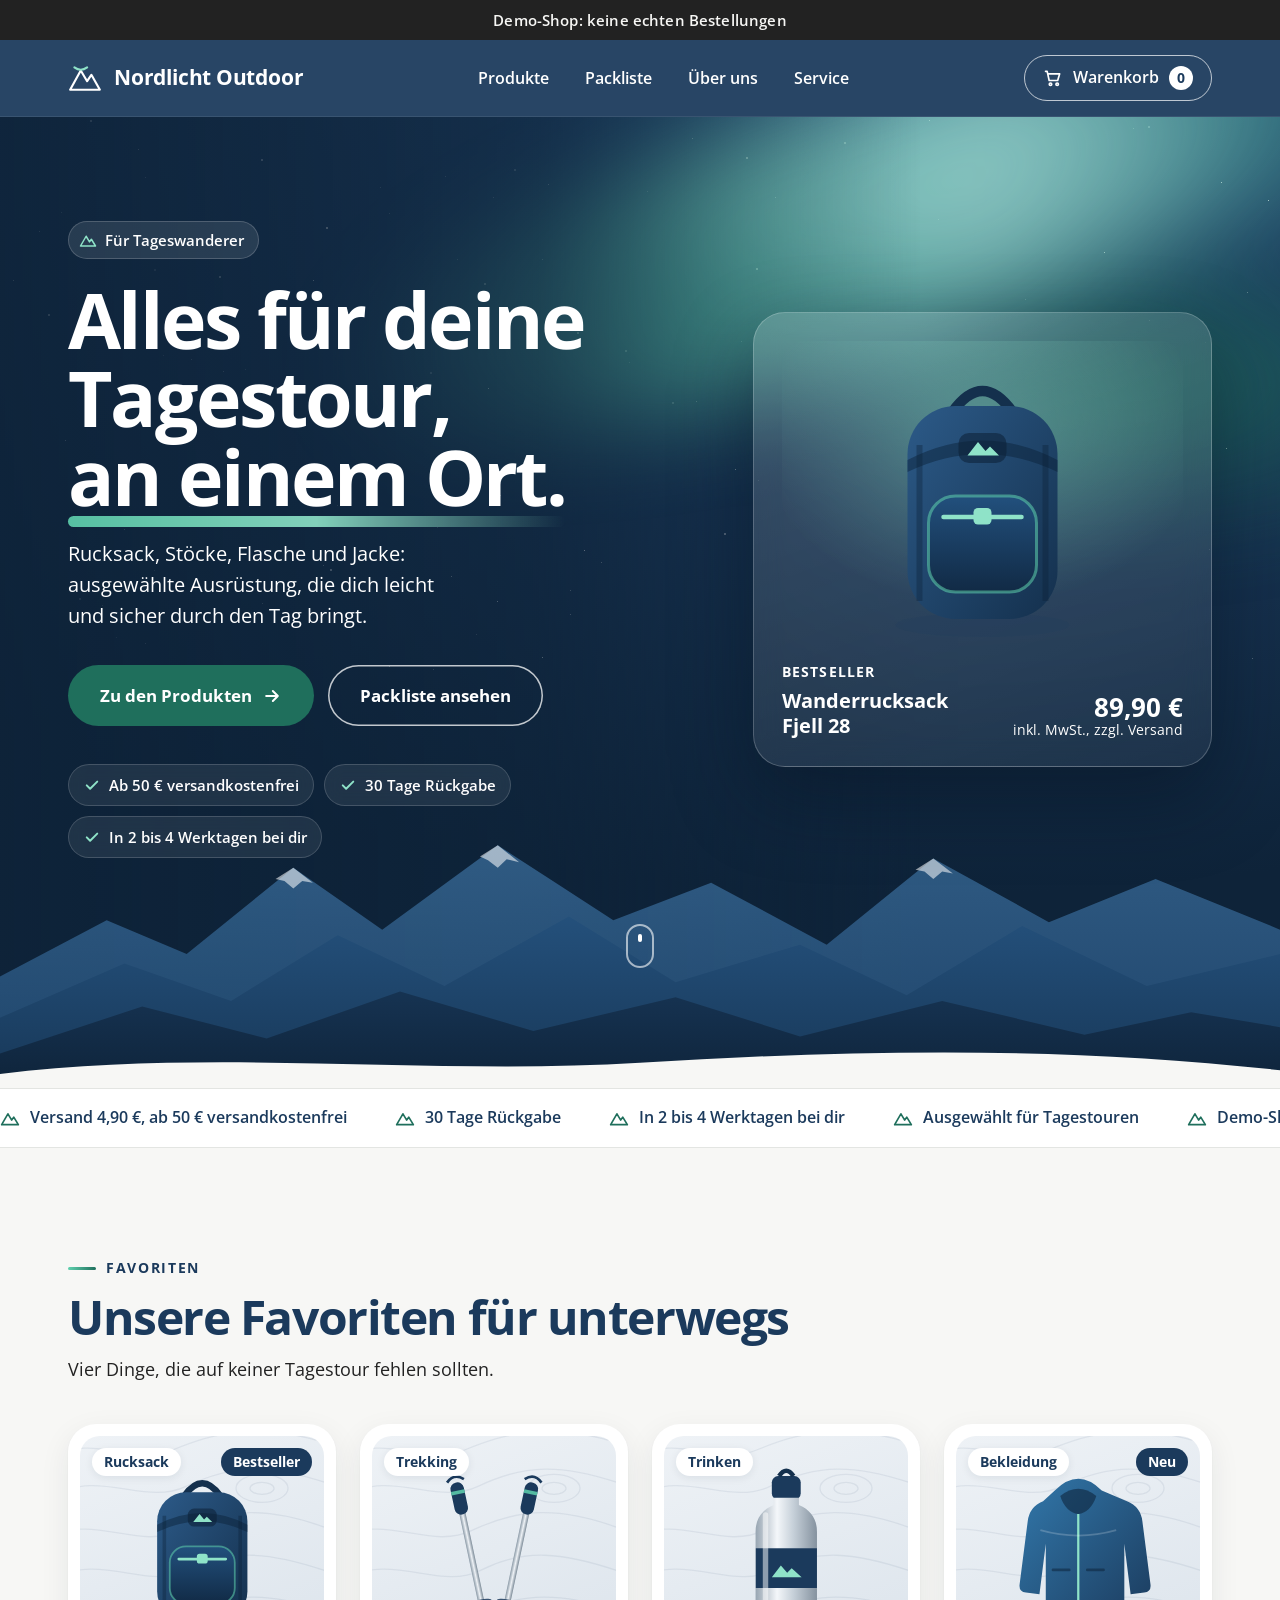
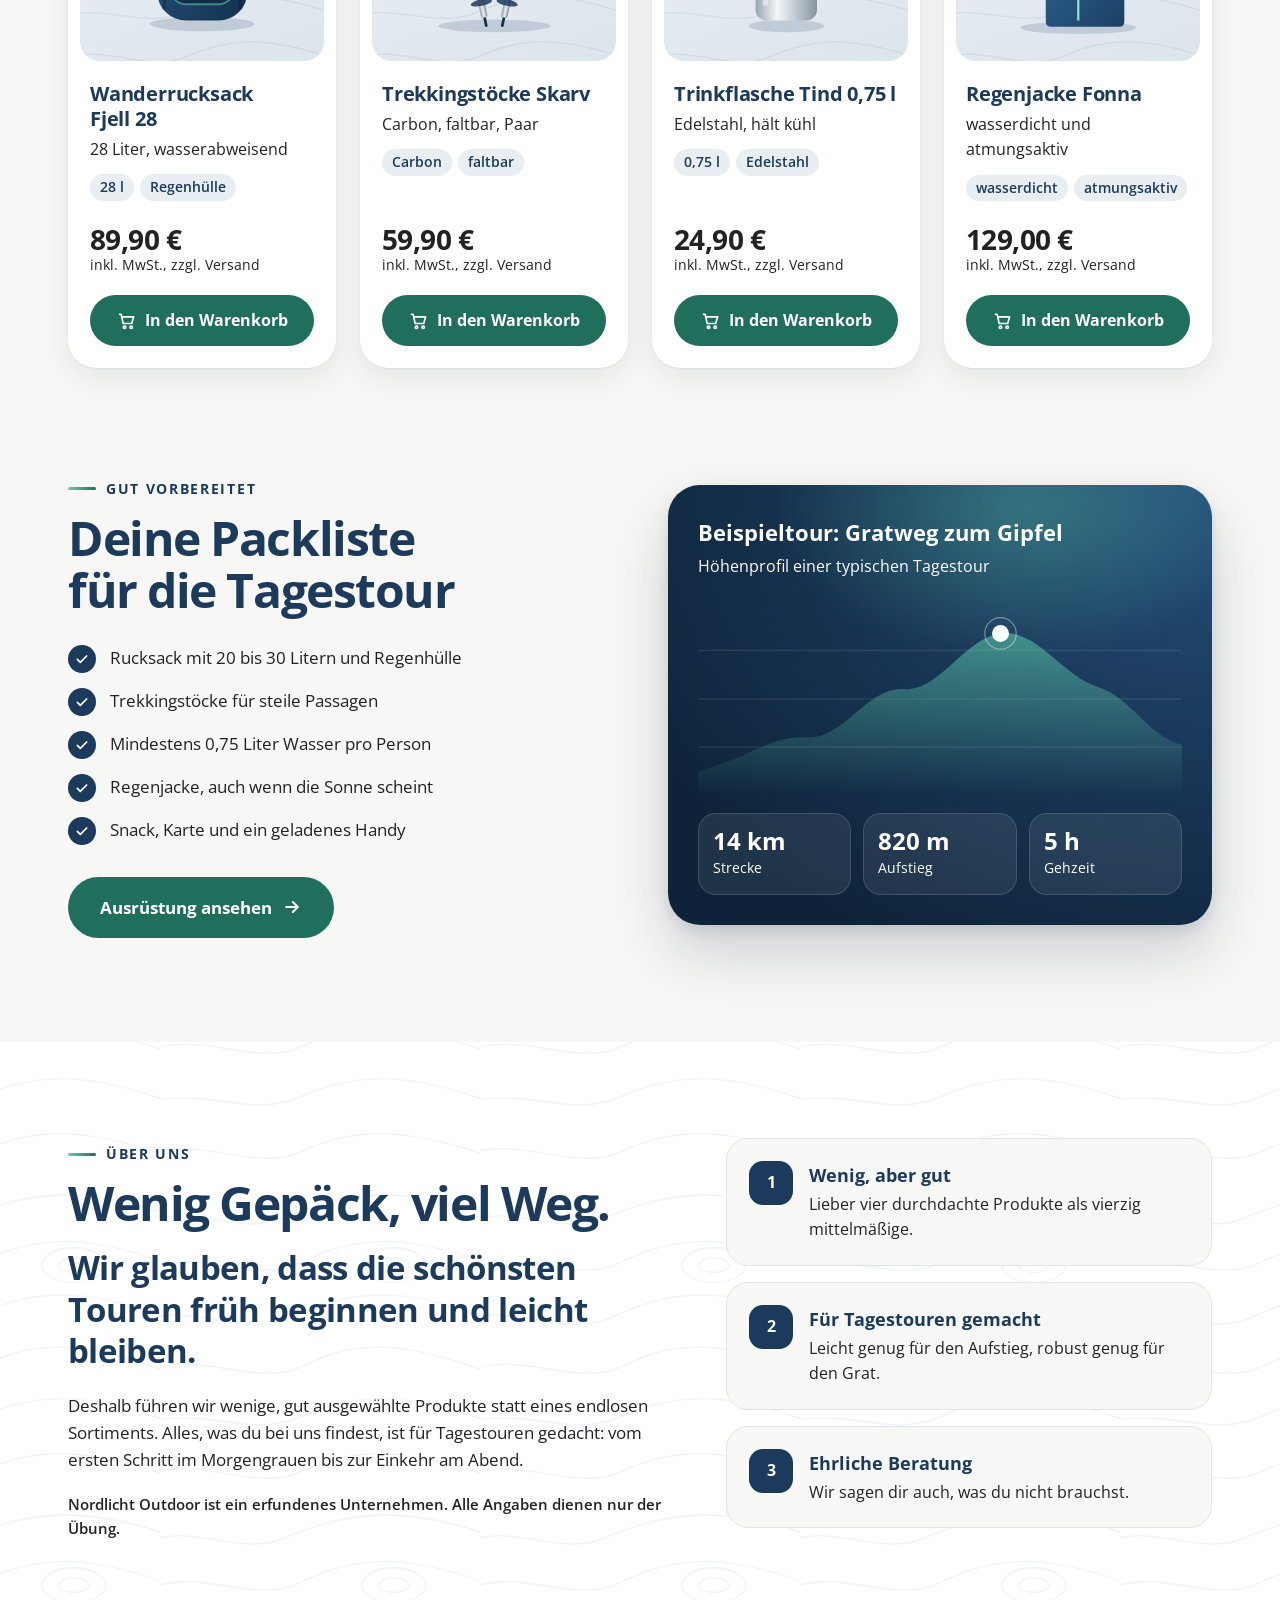
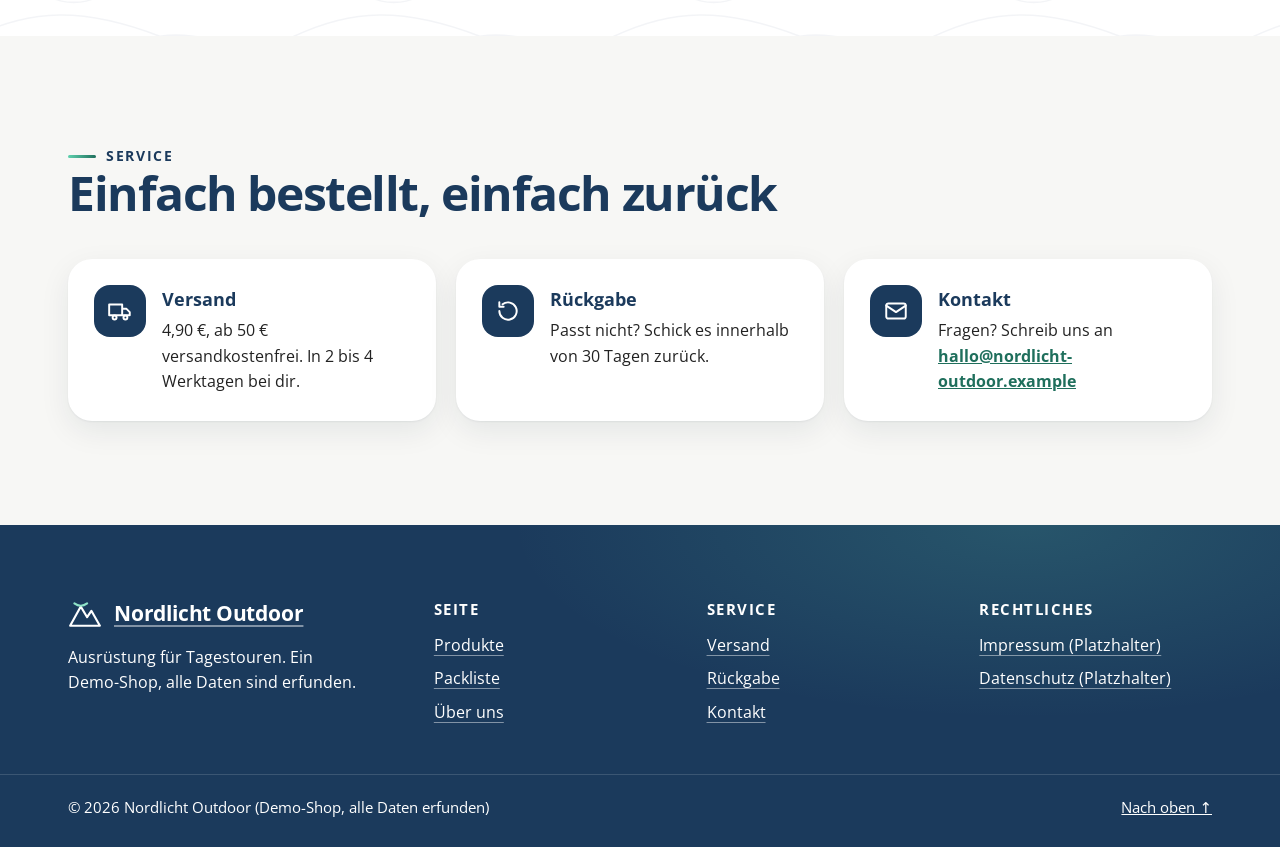
<file: entwurf/index_entwurf.html>
<!DOCTYPE html>
<html lang="de">
<head>
<meta charset="utf-8">
<meta name="viewport" content="width=device-width, initial-scale=1">
<meta http-equiv="Content-Security-Policy" content="default-src 'none'; style-src 'unsafe-inline'; font-src data:; img-src data:">
<meta name="description" content="Demo-Shop für Wanderausrüstung: Rucksäcke, Trekkingstöcke, Trinkflaschen und Regenjacken für deine Tagestour.">
<title>Nordlicht Outdoor – Alles für deine Tagestour, an einem Ort.</title>
<!--
  Nordlicht Outdoor · Startseite · Entwurf v2 (24.11.2026)
  Demo-Shop für den Kurs: Alle Produkte, Preise und Daten sind erfunden.
  Nur HTML und CSS. Andockpunkte für JavaScript (Mittwoch):
  - data-cart-count   Zähler im Warenkorb-Button
  - data-add-to-cart  Buttons in den Produktkarten; Daten am Artikel: data-id, data-name, data-price, data-category
  Eine einzige Startseite: Die Navigation springt zu den Abschnitten dieser Seite.
  - data-nav          Navigation, später als Menü fürs Handy
-->
<style>
@font-face {
  font-family: "Open Sans";
  src: url("[data-uri]") format("woff2");
  font-weight: 400 700;
  font-style: normal;
  font-display: swap;
}

:root {
  --nachtblau: #1B3A5C;
  --nacht-tief: #0E2339;
  --nacht-hell: #25507B;
  --tannengruen: #1F6F5C;
  --tannengruen-dunkel: #185646;
  --hellgrau: #F7F7F5;
  --text: #222222;
  --weiss: #FFFFFF;
  --linie: #E3E5E2;
  --tint: #E9EEF3;
  --polar: #5FD1AE;
  --polar-hell: #8FE3C8;
  --schatten: 0 1px 2px rgba(14,35,57,.06), 0 10px 30px rgba(14,35,57,.08);
  --schatten-hover: 0 6px 14px rgba(14,35,57,.10), 0 28px 60px rgba(14,35,57,.18);
}
* { box-sizing: border-box; }
html { scroll-behavior: smooth; scroll-padding-top: 96px; }
body { margin: 0; background: var(--hellgrau); color: var(--text); font-family: "Open Sans", system-ui, sans-serif; font-size: 16px; line-height: 1.6; -webkit-font-smoothing: antialiased; }
img, svg { display: block; max-width: 100%; }
.wrap { max-width: 1200px; margin: 0 auto; padding: 0 28px; }
.skip { position: absolute; left: -9999px; }
.skip:focus { left: 16px; top: 16px; background: var(--weiss); color: var(--text); padding: 8px 12px; z-index: 50; border-radius: 8px; }
:focus-visible { outline: 3px solid var(--nachtblau); outline-offset: 3px; border-radius: 6px; }

/* Demo-Hinweis */
.demo { background: var(--text); color: var(--hellgrau); text-align: center; font-size: 15px; font-weight: 600; letter-spacing: .01em; padding: 8px 24px; }

/* Kopfbereich */
header.site { position: sticky; top: 0; z-index: 40; background: rgba(27,58,92,.94); -webkit-backdrop-filter: saturate(140%) blur(14px); backdrop-filter: saturate(140%) blur(14px); color: var(--weiss); border-bottom: 1px solid rgba(255,255,255,.08); }
header.site .wrap { display: flex; align-items: center; justify-content: space-between; gap: 24px; min-height: 76px; }
header.site :focus-visible { outline-color: var(--weiss); }
.logo { display: flex; align-items: center; gap: 12px; color: var(--weiss); text-decoration: none; font-size: 21px; font-weight: 700; letter-spacing: -.01em; white-space: nowrap; }
.logo svg { width: 34px; height: 34px; }
nav ul { list-style: none; margin: 0; padding: 0; display: flex; gap: 4px; }
nav a { color: var(--weiss); text-decoration: none; font-weight: 600; font-size: 15.5px; padding: 9px 16px; border-radius: 999px; display: inline-block; white-space: nowrap; transition: background .2s; }
nav a:hover { background: rgba(255,255,255,.12); }
.cart { position: relative; color: var(--weiss); text-decoration: none; font-weight: 600; display: inline-flex; align-items: center; gap: 10px; border: 1.5px solid rgba(255,255,255,.7); border-radius: 999px; padding: 9px 18px; white-space: nowrap; transition: background .2s, color .2s, border-color .2s; }
.cart:hover { background: var(--weiss); color: var(--nachtblau); border-color: var(--weiss); }
.cart svg { width: 20px; height: 20px; }
.cart-count { display: inline-grid; place-items: center; min-width: 24px; height: 24px; padding: 0 6px; border-radius: 999px; background: var(--weiss); color: var(--nachtblau); font-size: 14px; font-weight: 700; }
.cart:hover .cart-count { background: var(--nachtblau); color: var(--weiss); }

/* Startbereich */
.hero { position: relative; isolation: isolate; overflow: hidden; color: var(--weiss); background: radial-gradient(120% 90% at 72% -10%, var(--nacht-hell) 0%, var(--nachtblau) 42%, var(--nacht-tief) 100%); padding: 104px 0 230px; }
.himmel { position: absolute; inset: 0; z-index: -3; }
.sterne, .sterne::after { position: absolute; top: 0; left: 0; width: 1px; height: 1px; border-radius: 50%; }
.sterne { box-shadow: 1309px 114px rgba(255,255,255,.35), 1518px 281px rgba(255,255,255,.5), 457px 142px rgba(255,255,255,.35), 1385px 558px rgba(255,255,255,.35), 1209px 432px rgba(255,255,255,.35), 61px 95px rgba(255,255,255,.5), 476px 517px rgba(255,255,255,.35), 1149px 203px rgba(255,255,255,.9), 451px 459px rgba(255,255,255,.7), 13px 163px rgba(255,255,255,.9), 696px 284px rgba(255,255,255,.5), 440px 344px rgba(255,255,255,.35), 189px 389px rgba(255,255,255,.35), 735px 352px rgba(255,255,255,.7), 88px 470px rgba(255,255,255,.35), 775px 80px rgba(255,255,255,.7), 1287px 370px rgba(255,255,255,.5), 1442px 71px rgba(255,255,255,.35), 1354px 233px rgba(255,255,255,.7), 163px 238px rgba(255,255,255,.35), 778px 284px rgba(255,255,255,.9), 1301px 373px rgba(255,255,255,.5), 758px 363px rgba(255,255,255,.5), 1372px 273px rgba(255,255,255,.35), 1247px 175px rgba(255,255,255,.5), 334px 473px rgba(255,255,255,.9), 552px 224px rgba(255,255,255,.7), 1573px 57px rgba(255,255,255,.5), 65px 323px rgba(255,255,255,.9), 548px 67px rgba(255,255,255,.5), 1161px 322px rgba(255,255,255,.5), 1342px 511px rgba(255,255,255,.9), 1316px 469px rgba(255,255,255,.5), 542px 142px rgba(255,255,255,.5), 1525px 551px rgba(255,255,255,.7), 1529px 438px rgba(255,255,255,.9), 741px 224px rgba(255,255,255,.5), 1043px 505px rgba(255,255,255,.35), 1547px 48px rgba(255,255,255,.35), 313px 163px rgba(255,255,255,.9), 1221px 65px rgba(255,255,255,.9), 781px 479px rgba(255,255,255,.7), 1133px 11px rgba(255,255,255,.35), 1396px 549px rgba(255,255,255,.7), 1574px 348px rgba(255,255,255,.35), 601px 445px rgba(255,255,255,.5), 929px 3px rgba(255,255,255,.7), 1025px 182px rgba(255,255,255,.35), 1280px 305px rgba(255,255,255,.5), 313px 382px rgba(255,255,255,.5), 1104px 543px rgba(255,255,255,.35), 1226px 331px rgba(255,255,255,.9), 39px 114px rgba(255,255,255,.7), 629px 245px rgba(255,255,255,.35), 493px 80px rgba(255,255,255,.35), 1498px 497px rgba(255,255,255,.35), 1557px 545px rgba(255,255,255,.5), 262px 486px rgba(255,255,255,.5), 542px 540px rgba(255,255,255,.9), 433px 552px rgba(255,255,255,.5), 1460px 319px rgba(255,255,255,.9), 1375px 382px rgba(255,255,255,.9), 1059px 462px rgba(255,255,255,.35), 507px 230px rgba(255,255,255,.35), 692px 21px rgba(255,255,255,.5), 1205px 225px rgba(255,255,255,.35), 145px 60px rgba(255,255,255,.5), 138px 32px rgba(255,255,255,.7), 145px 526px rgba(255,255,255,.5), 570px 497px rgba(255,255,255,.5), 1104px 135px rgba(255,255,255,.9), 497px 484px rgba(255,255,255,.9), 389px 96px rgba(255,255,255,.35), 1349px 441px rgba(255,255,255,.7), 867px 420px rgba(255,255,255,.9), 1493px 55px rgba(255,255,255,.35), 124px 412px rgba(255,255,255,.7), 223px 254px rgba(255,255,255,.5), 389px 549px rgba(255,255,255,.9), 287px 432px rgba(255,255,255,.5), 570px 473px rgba(255,255,255,.5), 154px 453px rgba(255,255,255,.35), 103px 553px rgba(255,255,255,.35), 191px 242px rgba(255,255,255,.5), 832px 497px rgba(255,255,255,.9), 437px 410px rgba(255,255,255,.35), 337px 388px rgba(255,255,255,.35), 799px 271px rgba(255,255,255,.9), 584px 433px rgba(255,255,255,.9), 317px 194px rgba(255,255,255,.7), 445px 59px rgba(255,255,255,.35), 1531px 321px rgba(255,255,255,.35), 102px 488px rgba(255,255,255,.5), 116px 520px rgba(255,255,255,.35), 380px 70px rgba(255,255,255,.35), 1382px 240px rgba(255,255,255,.9), 245px 252px rgba(255,255,255,.35), 1268px 83px rgba(255,255,255,.9), 1346px 535px rgba(255,255,255,.7), 534px 209px rgba(255,255,255,.7), 488px 271px rgba(255,255,255,.9), 268px 307px rgba(255,255,255,.9), 647px 74px rgba(255,255,255,.35), 938px 102px rgba(255,255,255,.35), 1101px 218px rgba(255,255,255,.7), 271px 357px rgba(255,255,255,.35), 500px 378px rgba(255,255,255,.7), 323px 448px rgba(255,255,255,.7), 1252px 541px rgba(255,255,255,.35), 1367px 306px rgba(255,255,255,.35); animation: funkeln 6s ease-in-out infinite alternate; }
.sterne::after { content: ""; width: 2px; height: 2px; box-shadow: 275px 270px rgba(255,255,255,.35), 219px 159px rgba(255,255,255,.7), 577px 215px rgba(255,255,255,.7), 416px 270px rgba(255,255,255,.9), 514px 52px rgba(255,255,255,.35), 1299px 433px rgba(255,255,255,.7), 90px 3px rgba(255,255,255,.7), 1579px 133px rgba(255,255,255,.7), 330px 452px rgba(255,255,255,.9), 1148px 9px rgba(255,255,255,.35), 154px 152px rgba(255,255,255,.35), 756px 151px rgba(255,255,255,.9), 261px 42px rgba(255,255,255,.7), 746px 40px rgba(255,255,255,.7), 430px 255px rgba(255,255,255,.35), 724px 416px rgba(255,255,255,.5), 484px 166px rgba(255,255,255,.5), 844px 25px rgba(255,255,255,.5), 1508px 340px rgba(255,255,255,.9), 1371px 254px rgba(255,255,255,.7), 326px 110px rgba(255,255,255,.9), 79px 481px rgba(255,255,255,.5), 408px 471px rgba(255,255,255,.7), 625px 233px rgba(255,255,255,.5), 48px 197px rgba(255,255,255,.9), 672px 285px rgba(255,255,255,.35), 1583px 285px rgba(255,255,255,.7), 1313px 521px rgba(255,255,255,.9); animation: funkeln 9s ease-in-out infinite alternate-reverse; }
@keyframes funkeln { from { opacity: .45; } to { opacity: 1; } }
.aurora { position: absolute; inset: -10% -15% 35% -15%; z-index: -2; filter: blur(46px); opacity: .85; }
.hero::before { content: ""; position: absolute; inset: 0; z-index: -1; background: linear-gradient(90deg, rgba(14,35,57,.85) 0%, rgba(14,35,57,.62) 42%, rgba(14,35,57,0) 72%); }
.aurora span { position: absolute; display: block; border-radius: 50%; mix-blend-mode: screen; will-change: transform; }
.aurora .a1 { width: 60%; height: 36%; left: 30%; top: 14%; background: linear-gradient(90deg, rgba(95,209,174,0), rgba(95,209,174,.85) 40%, rgba(143,227,200,.6) 70%, rgba(95,209,174,0)); transform: rotate(-14deg) skewX(-18deg); animation: band1 18s ease-in-out infinite alternate; }
.aurora .a2 { width: 56%; height: 30%; left: 46%; top: 2%; background: linear-gradient(90deg, rgba(143,227,200,0), rgba(143,227,200,.7) 45%, rgba(95,209,174,.4) 75%, rgba(143,227,200,0)); transform: rotate(-6deg) skewX(-22deg); animation: band2 24s ease-in-out infinite alternate; }
.aurora .a3 { width: 44%; height: 44%; left: 58%; top: 28%; background: radial-gradient(closest-side, rgba(31,111,92,.95), rgba(31,111,92,0)); animation: band3 20s ease-in-out infinite alternate; }
@keyframes band1 { to { transform: rotate(-8deg) skewX(-10deg) translate(6%, -8%) scaleY(1.25); } }
@keyframes band2 { to { transform: rotate(-12deg) skewX(-30deg) translate(-8%, 10%) scaleY(.85); } }
@keyframes band3 { to { transform: translate(-14%, -6%) scale(1.2); } }
.berge { position: absolute; left: 0; right: 0; bottom: -1px; z-index: -1; width: 100%; height: 300px; }
.hero .wrap { display: grid; grid-template-columns: 1.15fr .85fr; gap: 64px; align-items: center; }
.hero .wrap > * { min-width: 0; }
.eyebrow { display: inline-flex; align-items: center; gap: 8px; margin: 0 0 22px; padding: 6px 14px 6px 10px; border-radius: 999px; background: rgba(255,255,255,.1); border: 1px solid rgba(255,255,255,.18); font-size: 15px; font-weight: 600; }
.eyebrow svg { width: 18px; height: 18px; color: var(--polar-hell); }
.hero h1 { margin: 0 0 22px; font-size: clamp(2.6rem, 6vw, 4.9rem); line-height: 1.02; letter-spacing: -.035em; font-weight: 700; text-wrap: balance; }
.hero h1 .glanz { position: relative; white-space: nowrap; }
.hero h1 .glanz::after { content: ""; position: absolute; left: 0; right: 0; bottom: .02em; height: .14em; border-radius: 999px; background: linear-gradient(90deg, var(--polar), var(--polar-hell), rgba(143,227,200,0)); opacity: .9; z-index: -1; }
.lead { margin: 0 0 34px; max-width: 34ch; font-size: 1.25rem; line-height: 1.55; color: var(--weiss); }
.aktionen { display: flex; flex-wrap: wrap; gap: 14px; align-items: center; }
.btn { display: inline-flex; align-items: center; justify-content: center; gap: 10px; background: var(--tannengruen); color: var(--weiss); border: 0; border-radius: 999px; padding: 14px 28px; font: inherit; font-weight: 700; text-decoration: none; cursor: pointer; transition: background .2s, transform .2s, box-shadow .2s; }
.btn:hover { background: var(--tannengruen-dunkel); transform: translateY(-1px); box-shadow: 0 10px 24px rgba(31,111,92,.35); }
.btn:active { transform: translateY(1px); }
.btn svg { width: 20px; height: 20px; flex: none; }
.btn.gross { padding: 17px 32px; font-size: 1.0625rem; }
.btn.block { width: 100%; }
.btn.hell { background: transparent; color: var(--weiss); box-shadow: inset 0 0 0 1.5px rgba(255,255,255,.75); }
.btn.hell:hover { background: rgba(255,255,255,.12); box-shadow: inset 0 0 0 1.5px var(--weiss); }
.hero :focus-visible { outline-color: var(--weiss); }
.vertrauen { list-style: none; margin: 38px 0 0; padding: 0; display: flex; flex-wrap: wrap; gap: 10px; }
.vertrauen li { display: inline-flex; align-items: center; gap: 8px; padding: 8px 14px; border-radius: 999px; background: rgba(255,255,255,.08); border: 1px solid rgba(255,255,255,.16); -webkit-backdrop-filter: blur(8px); backdrop-filter: blur(8px); font-size: 15px; font-weight: 600; }
.vertrauen svg { width: 18px; height: 18px; color: var(--polar-hell); }
.spot { position: relative; margin: 0; padding: 28px; border-radius: 32px; background: linear-gradient(160deg, rgba(255,255,255,.16), rgba(255,255,255,.05)); border: 1px solid rgba(255,255,255,.22); -webkit-backdrop-filter: blur(14px); backdrop-filter: blur(14px); box-shadow: 0 30px 80px rgba(5,15,28,.45); animation: schweben 7s ease-in-out infinite alternate; }
@keyframes schweben { from { transform: translateY(0) rotate(-1deg); } to { transform: translateY(-12px) rotate(.5deg); } }
.spot .spot-bild { border-radius: 22px; background: radial-gradient(80% 80% at 50% 30%, rgba(143,227,200,.35), rgba(255,255,255,0) 70%); padding: 8px 24px 0; }
.spot .spot-bild svg { width: 100%; height: auto; max-height: 300px; }
.spot figcaption { display: flex; align-items: flex-end; justify-content: space-between; gap: 16px; margin-top: 10px; }
.spot .spot-label { display: inline-block; font-size: 14px; font-weight: 700; letter-spacing: .08em; text-transform: uppercase; margin-bottom: 4px; }
.spot .spot-name { display: block; font-size: 1.25rem; font-weight: 700; line-height: 1.25; text-wrap: balance; }
.spot .spot-preis { text-align: right; font-size: 1.6rem; font-weight: 700; line-height: 1.1; white-space: nowrap; }
.spot .spot-preis small { display: block; font-size: 14px; font-weight: 400; }
.scroll-hinweis { position: absolute; left: 50%; bottom: 120px; transform: translateX(-50%); width: 28px; height: 44px; border-radius: 999px; border: 2px solid rgba(255,255,255,.6); }
.scroll-hinweis::after { content: ""; position: absolute; left: 50%; top: 8px; width: 4px; height: 8px; margin-left: -2px; border-radius: 4px; background: var(--weiss); animation: scrollen 1.8s ease-in-out infinite; }
@keyframes scrollen { 0% { transform: translateY(0); opacity: 1; } 70% { transform: translateY(14px); opacity: 0; } 100% { opacity: 0; } }

/* Laufband */
.band { background: var(--weiss); border-top: 1px solid var(--linie); border-bottom: 1px solid var(--linie); overflow: hidden; }
.band-spur { display: flex; width: max-content; animation: laufen 42s linear infinite; }
.band:hover .band-spur { animation-play-state: paused; }
.band-gruppe { list-style: none; margin: 0; padding: 16px 0; display: flex; gap: 48px; padding-right: 48px; }
.band-gruppe li { display: inline-flex; align-items: center; gap: 10px; font-weight: 600; color: var(--nachtblau); white-space: nowrap; }
.band-gruppe svg { width: 20px; height: 20px; color: var(--tannengruen); }
@keyframes laufen { to { transform: translateX(-50%); } }

/* Abschnitte */
.abschnitt { padding: 104px 0 0; }
.kopfzeile { display: flex; align-items: flex-end; justify-content: space-between; gap: 24px; flex-wrap: wrap; margin-bottom: 40px; }
.label { display: inline-flex; align-items: center; gap: 10px; margin: 0 0 12px; color: var(--nachtblau); font-size: 14px; font-weight: 700; letter-spacing: .12em; text-transform: uppercase; }
.label::before { content: ""; width: 28px; height: 3px; border-radius: 3px; background: linear-gradient(90deg, var(--polar), var(--tannengruen)); }
h2 { margin: 0; color: var(--nachtblau); font-size: clamp(2rem, 3.8vw, 3rem); line-height: 1.08; letter-spacing: -.03em; text-wrap: balance; }
.unter { margin: 12px 0 0; max-width: 56ch; font-size: 1.125rem; }
.textlink { display: inline-flex; align-items: center; gap: 8px; color: var(--tannengruen); font-weight: 700; text-decoration: none; }
.textlink svg { width: 18px; height: 18px; transition: transform .2s; }
.textlink:hover svg { transform: translateX(4px); }
.textlink:hover { text-decoration: underline; text-underline-offset: 4px; }

/* Kategorien */
.kats { list-style: none; margin: 0; padding: 0; display: grid; grid-template-columns: repeat(4, 1fr); gap: 20px; }
.kat { position: relative; display: flex; flex-direction: column; gap: 14px; height: 100%; padding: 26px; border-radius: 24px; background: var(--weiss); box-shadow: var(--schatten); color: var(--text); text-decoration: none; overflow: hidden; transition: transform .25s, box-shadow .25s; }
.kat::after { content: ""; position: absolute; right: -40px; top: -40px; width: 140px; height: 140px; border-radius: 50%; background: radial-gradient(closest-side, rgba(95,209,174,.18), rgba(95,209,174,0)); transition: transform .4s; }
.kat:hover { transform: translateY(-4px); box-shadow: var(--schatten-hover); }
.kat:hover::after { transform: scale(1.5); }
.kat-ico { display: grid; place-items: center; width: 56px; height: 56px; border-radius: 18px; background: var(--nachtblau); color: var(--weiss); transition: transform .3s; }
.kat:hover .kat-ico { transform: rotate(-6deg) scale(1.05); }
.kat-ico svg { width: 28px; height: 28px; }
.kat-name { color: var(--nachtblau); font-size: 1.25rem; font-weight: 700; letter-spacing: -.01em; }
.kat-mehr { display: inline-flex; align-items: center; gap: 6px; margin-top: auto; color: var(--tannengruen); font-weight: 700; }
.kat-mehr svg { width: 18px; height: 18px; transition: transform .2s; }
.kat:hover .kat-mehr svg { transform: translateX(4px); }

/* Produkte */
.grid { list-style: none; margin: 0; padding: 0; display: grid; grid-template-columns: repeat(4, 1fr); gap: 24px; }
.card { display: flex; flex-direction: column; height: 100%; border-radius: 28px; background: var(--weiss); box-shadow: var(--schatten); overflow: hidden; transition: transform .3s, box-shadow .3s; }
.card:hover { transform: translateY(-6px); box-shadow: var(--schatten-hover); }
.bild { position: relative; margin: 12px 12px 0; aspect-ratio: 1 / .92; border-radius: 20px; background: url("data:image/svg+xml,%3Csvg%20xmlns='http://www.w3.org/2000/svg'%20width='260'%20height='260'%20viewBox='0%200%20260%20260'%3E%3Cg%20fill='none'%20stroke='%231B3A5C'%20stroke-opacity='.075'%20stroke-width='1.3'%3E%3Cpath%20d='M-20%2040c40-26%2080%208%20120-8s90-34%20180%202'/%3E%3Cpath%20d='M-20%2078c48-28%2092%2010%20134-10s82-28%20166%206'/%3E%3Cpath%20d='M-20%20118c44-22%2086%2014%20128-6s88-30%20172%208'/%3E%3Cpath%20d='M-20%20160c50-26%2096%2012%20136-8s78-24%20164%2010'/%3E%3Cpath%20d='M-20%20202c46-22%2090%2010%20132-8s84-26%20168%208'/%3E%3Cpath%20d='M-20%20244c48-24%2094%2012%20134-6s80-24%20166%208'/%3E%3Cellipse%20cx='190'%20cy='70'%20rx='26'%20ry='14'/%3E%3Cellipse%20cx='190'%20cy='70'%20rx='12'%20ry='6'/%3E%3C/g%3E%3C/svg%3E") center / 260px 260px, linear-gradient(160deg, #EEF2F6, #DCE4EC); display: grid; place-items: center; overflow: hidden; }
.bild svg { width: 74%; height: auto; transition: transform .45s cubic-bezier(.2,.8,.2,1); }
.card:hover .bild svg { transform: scale(1.07) rotate(-2deg); }
.chip { position: absolute; top: 12px; left: 12px; z-index: 1; background: var(--weiss); color: var(--nachtblau); font-size: 14px; font-weight: 700; padding: 3px 12px; border-radius: 999px; box-shadow: 0 2px 8px rgba(14,35,57,.08); }
.badge { position: absolute; top: 12px; right: 12px; z-index: 1; background: var(--nachtblau); color: var(--weiss); font-size: 14px; font-weight: 700; padding: 3px 12px; border-radius: 999px; }
.card .body { display: flex; flex-direction: column; gap: 6px; flex: 1; padding: 20px 22px 22px; }
.card h3 { margin: 0; color: var(--nachtblau); font-size: 1.25rem; line-height: 1.25; letter-spacing: -.01em; text-wrap: balance; }
.card .info { margin: 0; }
.tags { list-style: none; margin: 6px 0 0; padding: 0; display: flex; flex-wrap: wrap; gap: 6px; }
.tags li { padding: 2px 10px; border-radius: 999px; background: var(--tint); color: var(--nachtblau); font-size: 14px; font-weight: 600; }
.price { margin: auto 0 0; padding-top: 16px; font-size: 1.75rem; font-weight: 700; letter-spacing: -.02em; line-height: 1.15; }
.price small { display: block; margin-top: 2px; font-size: 14px; font-weight: 400; letter-spacing: 0; }
.card .btn { margin-top: 16px; padding: 13px 14px; font-size: 15.5px; gap: 8px; white-space: nowrap; }

/* Packliste */
.packliste { display: grid; grid-template-columns: 1fr 1fr; gap: 56px; align-items: center; }
.liste { list-style: none; margin: 28px 0 32px; padding: 0; display: grid; gap: 14px; }
.liste li { display: flex; gap: 14px; align-items: flex-start; font-size: 1.0625rem; }
.liste .haken { flex: none; display: grid; place-items: center; width: 28px; height: 28px; margin-top: 1px; border-radius: 50%; background: var(--nachtblau); color: var(--weiss); }
.liste .haken svg { width: 16px; height: 16px; }
.tour { position: relative; overflow: hidden; padding: 30px; border-radius: 32px; color: var(--weiss); background: radial-gradient(120% 120% at 100% 0%, var(--nacht-hell), var(--nachtblau) 45%, var(--nacht-tief)); box-shadow: var(--schatten-hover); }
.tour::before { content: ""; position: absolute; inset: -30% -10% auto 20%; height: 70%; background: radial-gradient(closest-side, rgba(95,209,174,.35), rgba(95,209,174,0)); filter: blur(10px); }
.tour h3 { position: relative; margin: 0 0 4px; font-size: 1.375rem; }
.tour p { position: relative; margin: 0; }
.tour svg { position: relative; width: 100%; height: auto; margin: 22px 0 18px; }
.tour .linie { stroke-dasharray: 900; stroke-dashoffset: 0; }
.werte { position: relative; list-style: none; margin: 0; padding: 0; display: grid; grid-template-columns: repeat(3, 1fr); gap: 12px; }
.werte li { padding: 14px; border-radius: 18px; background: rgba(255,255,255,.08); border: 1px solid rgba(255,255,255,.14); }
.werte b { display: block; font-size: 1.5rem; line-height: 1.1; }
.werte span { font-size: 14px; }

/* Über uns */
.ueber { position: relative; margin-top: 104px; padding: 96px 0; background: var(--weiss); overflow: hidden; }
.ueber::before { content: ""; position: absolute; inset: 0; background: url("data:image/svg+xml,%3Csvg%20xmlns='http://www.w3.org/2000/svg'%20width='260'%20height='260'%20viewBox='0%200%20260%20260'%3E%3Cg%20fill='none'%20stroke='%231B3A5C'%20stroke-opacity='.075'%20stroke-width='1.3'%3E%3Cpath%20d='M-20%2040c40-26%2080%208%20120-8s90-34%20180%202'/%3E%3Cpath%20d='M-20%2078c48-28%2092%2010%20134-10s82-28%20166%206'/%3E%3Cpath%20d='M-20%20118c44-22%2086%2014%20128-6s88-30%20172%208'/%3E%3Cpath%20d='M-20%20160c50-26%2096%2012%20136-8s78-24%20164%2010'/%3E%3Cpath%20d='M-20%20202c46-22%2090%2010%20132-8s84-26%20168%208'/%3E%3Cpath%20d='M-20%20244c48-24%2094%2012%20134-6s80-24%20166%208'/%3E%3Cellipse%20cx='190'%20cy='70'%20rx='26'%20ry='14'/%3E%3Cellipse%20cx='190'%20cy='70'%20rx='12'%20ry='6'/%3E%3C/g%3E%3C/svg%3E") center / 320px 320px; opacity: .7; pointer-events: none; }
.ueber .wrap { position: relative; display: grid; grid-template-columns: 1.1fr .9fr; gap: 64px; align-items: start; }
.zitat { margin: 18px 0 0; color: var(--nachtblau); font-size: clamp(1.5rem, 2.6vw, 2.1rem); line-height: 1.25; font-weight: 700; letter-spacing: -.02em; }
.ueber p.text { margin: 20px 0 0; font-size: 1.0625rem; max-width: 58ch; }
.ueber p.fiktiv { margin: 18px 0 0; font-size: 15px; font-weight: 600; }
.prinzipien { list-style: none; margin: 0; padding: 0; display: grid; gap: 16px; }
.prinzipien li { display: flex; gap: 16px; padding: 22px; border-radius: 22px; background: var(--hellgrau); border: 1px solid var(--linie); }
.prinzipien .nr { flex: none; display: grid; place-items: center; width: 44px; height: 44px; border-radius: 14px; background: var(--nachtblau); color: var(--weiss); font-weight: 700; }
.prinzipien h3 { margin: 0 0 2px; color: var(--nachtblau); font-size: 1.125rem; }
.prinzipien p { margin: 0; }

/* Service */
.service ul { list-style: none; margin: 0; padding: 0; display: grid; grid-template-columns: repeat(3, 1fr); gap: 20px; }
.service li { display: flex; gap: 16px; align-items: flex-start; padding: 26px; border-radius: 24px; background: var(--weiss); box-shadow: var(--schatten); }
.ico { flex: none; display: grid; place-items: center; width: 52px; height: 52px; border-radius: 16px; background: var(--nachtblau); color: var(--weiss); }
.ico svg { width: 26px; height: 26px; }
.service h3 { margin: 0 0 4px; color: var(--nachtblau); font-size: 1.125rem; }
.service p { margin: 0; }
.service a { color: var(--tannengruen); font-weight: 700; overflow-wrap: anywhere; }

/* Fuß */
footer.site { margin-top: 104px; color: var(--weiss); background: var(--nachtblau); position: relative; overflow: hidden; }
footer.site::before { content: ""; position: absolute; inset: -60% -20% auto 40%; height: 120%; background: radial-gradient(closest-side, rgba(95,209,174,.18), rgba(95,209,174,0)); }
.fuss { position: relative; display: grid; grid-template-columns: 1.4fr repeat(3, 1fr); gap: 40px; padding-top: 72px; padding-bottom: 48px; }
.fuss .logo { margin-bottom: 14px; }
.fuss p { margin: 0; max-width: 32ch; }
.fuss h3 { margin: 0 0 12px; font-size: 15px; letter-spacing: .1em; text-transform: uppercase; }
.fuss ul { list-style: none; margin: 0; padding: 0; display: grid; gap: 8px; }
.fuss a { color: var(--weiss); text-decoration: underline; text-decoration-color: rgba(255,255,255,.45); text-underline-offset: 4px; }
.fuss a:hover { text-decoration-color: var(--weiss); }
.fuss-unten { position: relative; border-top: 1px solid rgba(255,255,255,.14); }
.fuss-unten .wrap { display: flex; justify-content: space-between; gap: 16px; flex-wrap: wrap; padding-top: 20px; padding-bottom: 28px; font-size: 15px; }
footer.site :focus-visible { outline-color: var(--weiss); }

/* Einblenden beim Scrollen (nur wo der Browser es kann) */
@supports (animation-timeline: view()) {
  .reveal { animation: einblenden linear both; animation-timeline: view(); animation-range: entry 0% cover 28%; }
  @keyframes einblenden { from { opacity: 0; transform: translateY(36px); } to { opacity: 1; transform: none; } }
  .tour .linie { stroke-dashoffset: 900; animation: zeichnen linear both; animation-timeline: view(); animation-range: entry 10% cover 45%; }
  @keyframes zeichnen { to { stroke-dashoffset: 0; } }
}
@supports (animation-timeline: scroll()) {
  header.site { animation: kopfschatten linear both; animation-timeline: scroll(root); animation-range: 0 180px; }
  @keyframes kopfschatten { to { box-shadow: 0 12px 32px rgba(14,35,57,.35); } }
}

/* Anpassung an kleinere Bildschirme */
@media (max-width: 1100px) {
  .grid { grid-template-columns: repeat(2, 1fr); }
  .kats { grid-template-columns: repeat(2, 1fr); }
}
@media (max-width: 960px) {
  header.site .wrap { flex-wrap: wrap; gap: 4px 16px; padding-top: 10px; padding-bottom: 6px; }
  nav { order: 3; width: 100%; overflow-x: auto; -webkit-overflow-scrolling: touch; }
  nav ul { padding-bottom: 6px; }
  .hero { padding: 64px 0 190px; }
  .hero::before { background: linear-gradient(180deg, rgba(14,35,57,.55) 0%, rgba(14,35,57,.82) 30%, rgba(14,35,57,.82) 62%, rgba(14,35,57,.35) 100%); }
  .aurora { inset: -25% -30% 72% -30%; opacity: .7; }
  .hero .wrap, .packliste, .ueber .wrap { grid-template-columns: 1fr; gap: 40px; }
  .spot { max-width: 460px; }
  .fuss { grid-template-columns: 1fr 1fr; }
  .scroll-hinweis { display: none; }
}
@media (max-width: 640px) {
  .wrap { padding: 0 20px; }
  .grid, .service ul { grid-template-columns: 1fr; }
  .kats { grid-template-columns: 1fr 1fr; gap: 12px; }
  .kat { padding: 18px; gap: 10px; }
  .kat-name { font-size: 1.0625rem; }
  .spot { padding: 20px; }
  .spot figcaption { flex-direction: column; align-items: flex-start; }
  .spot .spot-preis { text-align: left; }
  .spot .spot-bild svg { max-height: 220px; }
  .abschnitt { padding-top: 80px; }
  .ueber { margin-top: 80px; padding: 72px 0; }
  .werte { grid-template-columns: 1fr 1fr 1fr; }
  .fuss { grid-template-columns: 1fr; }
  .cart .cart-text { display: none; }
  .lead { font-size: 1.125rem; }
}
@media (prefers-reduced-motion: reduce) {
  html { scroll-behavior: auto; }
  *, *::before, *::after { animation: none !important; transition: none !important; }
  .reveal { opacity: 1 !important; transform: none !important; }
  .tour .linie { stroke-dashoffset: 0 !important; }
}

</style>
</head>
<body>
<a class="skip" href="#inhalt">Zum Inhalt springen</a>
<div class="demo" role="note">Demo-Shop: keine echten Bestellungen</div>

<header class="site">
  <div class="wrap">
    <a class="logo" href="#top" aria-label="Nordlicht Outdoor, Startseite"><svg viewBox="0 0 32 32" aria-hidden="true" fill="none" stroke="#FFFFFF" stroke-width="2" stroke-linejoin="round" stroke-linecap="round"><path d="M2 27 12 9l6 10 4-6 8 14z"/><path d="M6 6c4 3 8 3 12 0" stroke="#8FE3C8"/></svg>Nordlicht Outdoor</a>
    <nav aria-label="Hauptnavigation" data-nav>
      <ul>
        <li><a href="#produkte">Produkte</a></li>
        <li><a href="#packliste">Packliste</a></li>
        <li><a href="#ueber-uns">Über uns</a></li>
        <li><a href="#service">Service</a></li>
      </ul>
    </nav>
    <a class="cart" href="#" aria-label="Warenkorb, 0 Artikel"><svg viewBox="0 0 24 24" aria-hidden="true" fill="none" stroke="currentColor" stroke-width="2" stroke-linecap="round" stroke-linejoin="round"><path d="M3 4h2l2.4 11h10.2L20 7H6.2"/><circle cx="9" cy="19.5" r="1.5"/><circle cx="17" cy="19.5" r="1.5"/></svg><span class="cart-text">Warenkorb</span><span class="cart-count" data-cart-count>0</span></a>
  </div>
</header>

<main id="inhalt">
  <section class="hero" id="top" aria-labelledby="titel">
    <div class="himmel" aria-hidden="true"><span class="sterne"></span></div>
    <div class="aurora" aria-hidden="true"><span class="a1"></span><span class="a2"></span><span class="a3"></span></div>
    <div class="wrap">
      <div>
        <p class="eyebrow"><svg viewBox="0 0 24 24" aria-hidden="true" fill="none" stroke="currentColor" stroke-width="2" stroke-linecap="round" stroke-linejoin="round"><path d="M2 20 9.5 7l4.5 7.5 2.5-3.5L22 20z"/></svg>Für Tageswanderer</p>
        <h1 id="titel">Alles für deine Tagestour, <span class="glanz">an einem Ort.</span></h1>
        <p class="lead">Rucksack, Stöcke, Flasche und Jacke: ausgewählte Ausrüstung, die dich leicht und sicher durch den Tag bringt.</p>
        <div class="aktionen">
          <a class="btn gross" href="#produkte">Zu den Produkten <svg viewBox="0 0 24 24" aria-hidden="true" fill="none" stroke="currentColor" stroke-width="2.4" stroke-linecap="round" stroke-linejoin="round"><path d="M5 12h14M13 6l6 6-6 6"/></svg></a>
          <a class="btn gross hell" href="#packliste">Packliste ansehen</a>
        </div>
        <ul class="vertrauen" aria-label="Unsere Leistungen">
          <li><svg viewBox="0 0 24 24" aria-hidden="true" fill="none" stroke="currentColor" stroke-width="2.6" stroke-linecap="round" stroke-linejoin="round"><path d="m5 12.5 4.5 4.5L19 7.5"/></svg>Ab 50&nbsp;€ versandkostenfrei</li>
          <li><svg viewBox="0 0 24 24" aria-hidden="true" fill="none" stroke="currentColor" stroke-width="2.6" stroke-linecap="round" stroke-linejoin="round"><path d="m5 12.5 4.5 4.5L19 7.5"/></svg>30 Tage Rückgabe</li>
          <li><svg viewBox="0 0 24 24" aria-hidden="true" fill="none" stroke="currentColor" stroke-width="2.6" stroke-linecap="round" stroke-linejoin="round"><path d="m5 12.5 4.5 4.5L19 7.5"/></svg>In 2 bis 4 Werktagen bei dir</li>
        </ul>
      </div>
      <figure class="spot">
        <div class="spot-bild"><svg viewBox="0 0 200 200" aria-hidden="true">
  <defs>
    <linearGradient id="h1k" x1="0" y1="0" x2="1" y2="1"><stop offset="0" stop-color="#2C5A88"/><stop offset="1" stop-color="#14304D"/></linearGradient>
    <linearGradient id="h1f" x1="0" y1="0" x2="0" y2="1"><stop offset="0" stop-color="#22507D"/><stop offset="1" stop-color="#112A45"/></linearGradient>
  </defs>
  <ellipse cx="100" cy="184" rx="58" ry="8" fill="#1B3A5C" opacity=".16"/>
  <path d="M80 42q20-28 40 0" fill="none" stroke="#14304D" stroke-width="7" stroke-linecap="round"/>
  <rect x="50" y="38" width="100" height="142" rx="32" fill="url(#h1k)"/>
  <path d="M50 74q50-26 100 0v8q-50-24-100 0z" fill="#0B2036" opacity=".45"/>
  <rect x="64" y="98" width="72" height="64" rx="18" fill="url(#h1f)" stroke="#5FD1AE" stroke-opacity=".55" stroke-width="2"/>
  <path d="M74 112h52" stroke="#8FE3C8" stroke-width="3" stroke-linecap="round"/>
  <rect x="94" y="106" width="12" height="11" rx="3" fill="#8FE3C8"/>
  <path d="M58 64v104M142 64v104" stroke="#0B2036" stroke-width="4" opacity=".35"/>
  <rect x="84" y="56" width="32" height="20" rx="7" fill="#0B2036" opacity=".55"/>
  <path d="M90 71l7-9 5 6 3-3 6 6z" fill="#8FE3C8"/>
</svg></div>
        <figcaption>
          <div><span class="spot-label">Bestseller</span><span class="spot-name">Wanderrucksack Fjell 28</span></div>
          <div class="spot-preis">89,90&nbsp;€<small>inkl. MwSt., zzgl. Versand</small></div>
        </figcaption>
      </figure>
    </div>
    <span class="scroll-hinweis" aria-hidden="true"></span>
    <svg class="berge" viewBox="0 0 1440 320" preserveAspectRatio="none" aria-hidden="true">
      <defs>
        <linearGradient id="b1" x1="0" y1="0" x2="0" y2="1"><stop offset="0" stop-color="#3B6E9C"/><stop offset="1" stop-color="#25507B"/></linearGradient>
        <linearGradient id="b2" x1="0" y1="0" x2="0" y2="1"><stop offset="0" stop-color="#24507B"/><stop offset="1" stop-color="#173757"/></linearGradient>
        <linearGradient id="b3" x1="0" y1="0" x2="0" y2="1"><stop offset="0" stop-color="#163352"/><stop offset="1" stop-color="#0E2339"/></linearGradient>
      </defs>
      <path d="M0 200 120 140 210 176 330 84 430 150 560 60 690 140 800 100 930 166 1050 74 1180 142 1300 96 1440 150V320H0Z" fill="url(#b1)" opacity=".75"/>
      <path d="M310 96 330 84 352 100 340 98 330 106 320 98ZM540 72 560 60 584 78 570 75 560 84 549 76ZM1030 86 1050 74 1072 90 1060 88 1050 96 1040 88Z" fill="#FFFFFF" opacity=".55"/>
      <path d="M0 244 140 186 260 226 380 156 500 210 640 136 760 206 900 166 1020 220 1150 146 1290 210 1440 176V320H0Z" fill="url(#b2)"/>
      <path d="M0 282 160 232 300 266 450 216 600 258 760 222 900 264 1060 226 1220 262 1340 238 1440 254V320H0Z" fill="url(#b3)"/>
      <path d="M0 304C240 276 480 306 720 292S1200 274 1440 300V320H0Z" fill="#F7F7F5"/>
    </svg>
  </section>

  <section class="band" aria-label="Versand und Service">
    <div class="band-spur"><ul class="band-gruppe"><li><svg viewBox="0 0 24 24" aria-hidden="true" fill="none" stroke="currentColor" stroke-width="2" stroke-linecap="round" stroke-linejoin="round"><path d="M2 20 9.5 7l4.5 7.5 2.5-3.5L22 20z"/></svg>Versand 4,90&nbsp;€, ab 50&nbsp;€ versandkostenfrei</li><li><svg viewBox="0 0 24 24" aria-hidden="true" fill="none" stroke="currentColor" stroke-width="2" stroke-linecap="round" stroke-linejoin="round"><path d="M2 20 9.5 7l4.5 7.5 2.5-3.5L22 20z"/></svg>30 Tage Rückgabe</li><li><svg viewBox="0 0 24 24" aria-hidden="true" fill="none" stroke="currentColor" stroke-width="2" stroke-linecap="round" stroke-linejoin="round"><path d="M2 20 9.5 7l4.5 7.5 2.5-3.5L22 20z"/></svg>In 2 bis 4 Werktagen bei dir</li><li><svg viewBox="0 0 24 24" aria-hidden="true" fill="none" stroke="currentColor" stroke-width="2" stroke-linecap="round" stroke-linejoin="round"><path d="M2 20 9.5 7l4.5 7.5 2.5-3.5L22 20z"/></svg>Ausgewählt für Tagestouren</li><li><svg viewBox="0 0 24 24" aria-hidden="true" fill="none" stroke="currentColor" stroke-width="2" stroke-linecap="round" stroke-linejoin="round"><path d="M2 20 9.5 7l4.5 7.5 2.5-3.5L22 20z"/></svg>Demo-Shop: alle Daten erfunden</li></ul><ul class="band-gruppe" aria-hidden="true"><li><svg viewBox="0 0 24 24" aria-hidden="true" fill="none" stroke="currentColor" stroke-width="2" stroke-linecap="round" stroke-linejoin="round"><path d="M2 20 9.5 7l4.5 7.5 2.5-3.5L22 20z"/></svg>Versand 4,90&nbsp;€, ab 50&nbsp;€ versandkostenfrei</li><li><svg viewBox="0 0 24 24" aria-hidden="true" fill="none" stroke="currentColor" stroke-width="2" stroke-linecap="round" stroke-linejoin="round"><path d="M2 20 9.5 7l4.5 7.5 2.5-3.5L22 20z"/></svg>30 Tage Rückgabe</li><li><svg viewBox="0 0 24 24" aria-hidden="true" fill="none" stroke="currentColor" stroke-width="2" stroke-linecap="round" stroke-linejoin="round"><path d="M2 20 9.5 7l4.5 7.5 2.5-3.5L22 20z"/></svg>In 2 bis 4 Werktagen bei dir</li><li><svg viewBox="0 0 24 24" aria-hidden="true" fill="none" stroke="currentColor" stroke-width="2" stroke-linecap="round" stroke-linejoin="round"><path d="M2 20 9.5 7l4.5 7.5 2.5-3.5L22 20z"/></svg>Ausgewählt für Tagestouren</li><li><svg viewBox="0 0 24 24" aria-hidden="true" fill="none" stroke="currentColor" stroke-width="2" stroke-linecap="round" stroke-linejoin="round"><path d="M2 20 9.5 7l4.5 7.5 2.5-3.5L22 20z"/></svg>Demo-Shop: alle Daten erfunden</li></ul></div>
  </section>

  <section class="abschnitt" id="produkte" aria-labelledby="produkte-titel">
    <div class="wrap">
      <div class="kopfzeile">
        <div><p class="label">Favoriten</p><h2 id="produkte-titel">Unsere Favoriten für unterwegs</h2><p class="unter">Vier Dinge, die auf keiner Tagestour fehlen sollten.</p></div>
      </div>
      <ul class="grid">
        <li class="reveal">
          <article class="card" data-product data-id="fjell-28" data-name="Wanderrucksack Fjell 28" data-price="89.90" data-category="rucksaecke">
            <div class="bild">
              <span class="chip">Rucksack</span><span class="badge">Bestseller</span>
              <svg viewBox="0 0 200 200" role="img" aria-label="Illustration: Wanderrucksack Fjell 28">
  <defs>
    <linearGradient id="p1k" x1="0" y1="0" x2="1" y2="1"><stop offset="0" stop-color="#2C5A88"/><stop offset="1" stop-color="#14304D"/></linearGradient>
    <linearGradient id="p1f" x1="0" y1="0" x2="0" y2="1"><stop offset="0" stop-color="#22507D"/><stop offset="1" stop-color="#112A45"/></linearGradient>
  </defs>
  <ellipse cx="100" cy="184" rx="58" ry="8" fill="#1B3A5C" opacity=".16"/>
  <path d="M80 42q20-28 40 0" fill="none" stroke="#14304D" stroke-width="7" stroke-linecap="round"/>
  <rect x="50" y="38" width="100" height="142" rx="32" fill="url(#p1k)"/>
  <path d="M50 74q50-26 100 0v8q-50-24-100 0z" fill="#0B2036" opacity=".45"/>
  <rect x="64" y="98" width="72" height="64" rx="18" fill="url(#p1f)" stroke="#5FD1AE" stroke-opacity=".55" stroke-width="2"/>
  <path d="M74 112h52" stroke="#8FE3C8" stroke-width="3" stroke-linecap="round"/>
  <rect x="94" y="106" width="12" height="11" rx="3" fill="#8FE3C8"/>
  <path d="M58 64v104M142 64v104" stroke="#0B2036" stroke-width="4" opacity=".35"/>
  <rect x="84" y="56" width="32" height="20" rx="7" fill="#0B2036" opacity=".55"/>
  <path d="M90 71l7-9 5 6 3-3 6 6z" fill="#8FE3C8"/>
</svg>
            </div>
            <div class="body">
              <h3>Wanderrucksack Fjell 28</h3>
              <p class="info">28 Liter, wasserabweisend</p>
              <ul class="tags" aria-label="Merkmale"><li>28 l</li><li>Regenhülle</li></ul>
              <p class="price">89,90&nbsp;€<small>inkl. MwSt., zzgl. Versand</small></p>
              <button class="btn block" type="button" data-add-to-cart><svg viewBox="0 0 24 24" aria-hidden="true" fill="none" stroke="currentColor" stroke-width="2" stroke-linecap="round" stroke-linejoin="round"><path d="M3 4h2l2.4 11h10.2L20 7H6.2"/><circle cx="9" cy="19.5" r="1.5"/><circle cx="17" cy="19.5" r="1.5"/></svg>In den Warenkorb</button>
            </div>
          </article>
        </li>
        <li class="reveal">
          <article class="card" data-product data-id="skarv" data-name="Trekkingstöcke Skarv" data-price="59.90" data-category="stoecke">
            <div class="bild">
              <span class="chip">Trekking</span>
              <svg viewBox="0 0 200 200" role="img" aria-label="Illustration: Trekkingstöcke Skarv">
  <defs><linearGradient id="p2s" x1="0" y1="0" x2="1" y2="0"><stop offset="0" stop-color="#8A99A6"/><stop offset=".5" stop-color="#EEF2F6"/><stop offset="1" stop-color="#7B8A97"/></linearGradient></defs>
  <ellipse cx="100" cy="186" rx="62" ry="7" fill="#1B3A5C" opacity=".16"/>
  <g transform="rotate(-12 100 100)">
    <rect x="70" y="40" width="7" height="134" rx="3.5" fill="url(#p2s)"/>
    <rect x="66" y="20" width="15" height="36" rx="7" fill="#1B3A5C"/>
    <rect x="66" y="29" width="15" height="4" fill="#5FD1AE" opacity=".85"/>
    <path d="M64 18q9.5-9 19 0" fill="none" stroke="#1B3A5C" stroke-width="3"/>
    <ellipse cx="73.5" cy="156" rx="12" ry="3.6" fill="#1B3A5C" opacity=".85"/>
    <path d="M73.5 174v8" stroke="#14304D" stroke-width="3" stroke-linecap="round"/>
  </g>
  <g transform="rotate(12 100 100)">
    <rect x="123" y="40" width="7" height="134" rx="3.5" fill="url(#p2s)"/>
    <rect x="119" y="20" width="15" height="36" rx="7" fill="#1B3A5C"/>
    <rect x="119" y="29" width="15" height="4" fill="#5FD1AE" opacity=".85"/>
    <path d="M117 18q9.5-9 19 0" fill="none" stroke="#1B3A5C" stroke-width="3"/>
    <ellipse cx="126.5" cy="156" rx="12" ry="3.6" fill="#1B3A5C" opacity=".85"/>
    <path d="M126.5 174v8" stroke="#14304D" stroke-width="3" stroke-linecap="round"/>
  </g>
</svg>
            </div>
            <div class="body">
              <h3>Trekkingstöcke Skarv</h3>
              <p class="info">Carbon, faltbar, Paar</p>
              <ul class="tags" aria-label="Merkmale"><li>Carbon</li><li>faltbar</li></ul>
              <p class="price">59,90&nbsp;€<small>inkl. MwSt., zzgl. Versand</small></p>
              <button class="btn block" type="button" data-add-to-cart><svg viewBox="0 0 24 24" aria-hidden="true" fill="none" stroke="currentColor" stroke-width="2" stroke-linecap="round" stroke-linejoin="round"><path d="M3 4h2l2.4 11h10.2L20 7H6.2"/><circle cx="9" cy="19.5" r="1.5"/><circle cx="17" cy="19.5" r="1.5"/></svg>In den Warenkorb</button>
            </div>
          </article>
        </li>
        <li class="reveal">
          <article class="card" data-product data-id="tind-075" data-name="Trinkflasche Tind 0,75 l" data-price="24.90" data-category="trinken">
            <div class="bild">
              <span class="chip">Trinken</span>
              <svg viewBox="0 0 200 200" role="img" aria-label="Illustration: Trinkflasche Tind 0,75 l">
  <defs>
    <linearGradient id="p3st" x1="0" y1="0" x2="1" y2="0"><stop offset="0" stop-color="#97A5B2"/><stop offset=".35" stop-color="#F4F7FA"/><stop offset=".62" stop-color="#C5CFD8"/><stop offset="1" stop-color="#85929F"/></linearGradient>
    <clipPath id="p3c"><path d="M86 44h28v8c14 6 20 16 20 30v86a12 12 0 0 1-12 12h-44a12 12 0 0 1-12-12V82c0-14 6-24 20-30z"/></clipPath>
  </defs>
  <ellipse cx="100" cy="186" rx="42" ry="7" fill="#1B3A5C" opacity=".16"/>
  <rect x="84" y="20" width="32" height="26" rx="7" fill="#1B3A5C"/>
  <path d="M92 20q8-12 16 0" fill="none" stroke="#14304D" stroke-width="5"/>
  <path d="M86 44h28v8c14 6 20 16 20 30v86a12 12 0 0 1-12 12h-44a12 12 0 0 1-12-12V82c0-14 6-24 20-30z" fill="url(#p3st)"/>
  <g clip-path="url(#p3c)">
    <rect x="60" y="100" width="80" height="44" fill="#1B3A5C"/>
    <path d="M84 132l10-13 7 8 5-5 11 10z" fill="#8FE3C8"/>
  </g>
  <rect x="74" y="60" width="6" height="104" rx="3" fill="#FFFFFF" opacity=".5"/>
</svg>
            </div>
            <div class="body">
              <h3>Trinkflasche Tind 0,75 l</h3>
              <p class="info">Edelstahl, hält kühl</p>
              <ul class="tags" aria-label="Merkmale"><li>0,75 l</li><li>Edelstahl</li></ul>
              <p class="price">24,90&nbsp;€<small>inkl. MwSt., zzgl. Versand</small></p>
              <button class="btn block" type="button" data-add-to-cart><svg viewBox="0 0 24 24" aria-hidden="true" fill="none" stroke="currentColor" stroke-width="2" stroke-linecap="round" stroke-linejoin="round"><path d="M3 4h2l2.4 11h10.2L20 7H6.2"/><circle cx="9" cy="19.5" r="1.5"/><circle cx="17" cy="19.5" r="1.5"/></svg>In den Warenkorb</button>
            </div>
          </article>
        </li>
        <li class="reveal">
          <article class="card" data-product data-id="fonna" data-name="Regenjacke Fonna" data-price="129.00" data-category="bekleidung">
            <div class="bild">
              <span class="chip">Bekleidung</span><span class="badge">Neu</span>
              <svg viewBox="0 0 200 200" role="img" aria-label="Illustration: Regenjacke Fonna">
  <defs><linearGradient id="p4j" x1="0" y1="0" x2="1" y2="1"><stop offset="0" stop-color="#3278AB"/><stop offset="1" stop-color="#1B3A5C"/></linearGradient></defs>
  <ellipse cx="100" cy="188" rx="64" ry="7" fill="#1B3A5C" opacity=".16"/>
  <path d="M74 36q26-26 52 0l28 12q15 6 17 22l9 70q1 8-7 9l-15 2-7-56v86q0 6-6 6H70q-6 0-6-6V95l-7 56-15-2q-8-1-7-9l9-70q2-16 17-22z" fill="url(#p4j)"/>
  <path d="M80 42q20-16 40 0q-6 18-20 20q-14-2-20-20z" fill="#0B2036" opacity=".55"/>
  <path d="M100 62v118" stroke="#8FE3C8" stroke-width="2.5"/>
  <path d="M72 124h18M110 124h18" stroke="#0B2036" stroke-width="3" stroke-linecap="round" opacity=".5"/>
  <path d="M58 80q42 12 84 0" stroke="#FFFFFF" stroke-opacity=".2" stroke-width="2" fill="none"/>
</svg>
            </div>
            <div class="body">
              <h3>Regenjacke Fonna</h3>
              <p class="info">wasserdicht und atmungsaktiv</p>
              <ul class="tags" aria-label="Merkmale"><li>wasserdicht</li><li>atmungsaktiv</li></ul>
              <p class="price">129,00&nbsp;€<small>inkl. MwSt., zzgl. Versand</small></p>
              <button class="btn block" type="button" data-add-to-cart><svg viewBox="0 0 24 24" aria-hidden="true" fill="none" stroke="currentColor" stroke-width="2" stroke-linecap="round" stroke-linejoin="round"><path d="M3 4h2l2.4 11h10.2L20 7H6.2"/><circle cx="9" cy="19.5" r="1.5"/><circle cx="17" cy="19.5" r="1.5"/></svg>In den Warenkorb</button>
            </div>
          </article>
        </li>
      </ul>
    </div>
  </section>

  <section class="abschnitt" id="packliste" aria-labelledby="pack-titel">
    <div class="wrap packliste">
      <div class="reveal">
        <p class="label">Gut vorbereitet</p>
        <h2 id="pack-titel">Deine Packliste für die Tagestour</h2>
        <ul class="liste">
          <li><span class="haken"><svg viewBox="0 0 24 24" aria-hidden="true" fill="none" stroke="currentColor" stroke-width="2.6" stroke-linecap="round" stroke-linejoin="round"><path d="m5 12.5 4.5 4.5L19 7.5"/></svg></span>Rucksack mit 20 bis 30 Litern und Regenhülle</li>
          <li><span class="haken"><svg viewBox="0 0 24 24" aria-hidden="true" fill="none" stroke="currentColor" stroke-width="2.6" stroke-linecap="round" stroke-linejoin="round"><path d="m5 12.5 4.5 4.5L19 7.5"/></svg></span>Trekkingstöcke für steile Passagen</li>
          <li><span class="haken"><svg viewBox="0 0 24 24" aria-hidden="true" fill="none" stroke="currentColor" stroke-width="2.6" stroke-linecap="round" stroke-linejoin="round"><path d="m5 12.5 4.5 4.5L19 7.5"/></svg></span>Mindestens 0,75 Liter Wasser pro Person</li>
          <li><span class="haken"><svg viewBox="0 0 24 24" aria-hidden="true" fill="none" stroke="currentColor" stroke-width="2.6" stroke-linecap="round" stroke-linejoin="round"><path d="m5 12.5 4.5 4.5L19 7.5"/></svg></span>Regenjacke, auch wenn die Sonne scheint</li>
          <li><span class="haken"><svg viewBox="0 0 24 24" aria-hidden="true" fill="none" stroke="currentColor" stroke-width="2.6" stroke-linecap="round" stroke-linejoin="round"><path d="m5 12.5 4.5 4.5L19 7.5"/></svg></span>Snack, Karte und ein geladenes Handy</li>
        </ul>
        <a class="btn gross" href="#produkte">Ausrüstung ansehen <svg viewBox="0 0 24 24" aria-hidden="true" fill="none" stroke="currentColor" stroke-width="2.4" stroke-linecap="round" stroke-linejoin="round"><path d="M5 12h14M13 6l6 6-6 6"/></svg></a>
      </div>
      <div class="tour reveal">
        <h3>Beispieltour: Gratweg zum Gipfel</h3>
        <p>Höhenprofil einer typischen Tagestour</p>
        <svg viewBox="0 0 400 160" aria-hidden="true">
            <defs><linearGradient id="hp" x1="0" y1="0" x2="0" y2="1"><stop offset="0" stop-color="#5FD1AE" stop-opacity=".55"/><stop offset="1" stop-color="#5FD1AE" stop-opacity="0"/></linearGradient></defs>
            <path d="M0 40H400M0 80H400M0 120H400" stroke="#FFFFFF" stroke-opacity=".1"/>
            <path d="M0 140C40 130 60 110 90 112S140 70 170 72 220 30 250 26 300 60 330 70 370 110 400 118V160H0Z" fill="url(#hp)"/>
            <path class="linie" d="M0 140C40 130 60 110 90 112S140 70 170 72 220 30 250 26 300 60 330 70 370 110 400 118" fill="none" stroke="#8FE3C8" stroke-width="3" stroke-linecap="round"/>
            <circle cx="250" cy="26" r="7" fill="#FFFFFF"/><circle cx="250" cy="26" r="13" fill="none" stroke="#FFFFFF" stroke-opacity=".4"/>
          </svg>
        <ul class="werte">
          <li><b>14&nbsp;km</b><span>Strecke</span></li>
          <li><b>820&nbsp;m</b><span>Aufstieg</span></li>
          <li><b>5&nbsp;h</b><span>Gehzeit</span></li>
        </ul>
      </div>
    </div>
  </section>

  <section class="ueber" id="ueber-uns" aria-labelledby="ueber-titel">
    <div class="wrap">
      <div class="reveal">
        <p class="label">Über uns</p>
        <h2 id="ueber-titel">Wenig Gepäck, viel Weg.</h2>
        <p class="zitat">Wir glauben, dass die schönsten Touren früh beginnen und leicht bleiben.</p>
        <p class="text">Deshalb führen wir wenige, gut ausgewählte Produkte statt eines endlosen Sortiments. Alles, was du bei uns findest, ist für Tagestouren gedacht: vom ersten Schritt im Morgengrauen bis zur Einkehr am Abend.</p>
        <p class="fiktiv">Nordlicht Outdoor ist ein erfundenes Unternehmen. Alle Angaben dienen nur der Übung.</p>
      </div>
      <ul class="prinzipien">
        <li class="reveal"><span class="nr">1</span><div><h3>Wenig, aber gut</h3><p>Lieber vier durchdachte Produkte als vierzig mittelmäßige.</p></div></li>
        <li class="reveal"><span class="nr">2</span><div><h3>Für Tagestouren gemacht</h3><p>Leicht genug für den Aufstieg, robust genug für den Grat.</p></div></li>
        <li class="reveal"><span class="nr">3</span><div><h3>Ehrliche Beratung</h3><p>Wir sagen dir auch, was du nicht brauchst.</p></div></li>
      </ul>
    </div>
  </section>

  <section class="abschnitt service" id="service" aria-labelledby="service-titel">
    <div class="wrap">
      <div class="kopfzeile"><div><p class="label">Service</p><h2 id="service-titel">Einfach bestellt, einfach zurück</h2></div></div>
      <ul>
        <li class="reveal"><span class="ico"><svg viewBox="0 0 24 24" aria-hidden="true" fill="none" stroke="currentColor" stroke-width="1.8" stroke-linecap="round" stroke-linejoin="round"><path d="M2 6h12v10H2zM14 10h4l3 3v3h-7"/><circle cx="7" cy="18" r="1.8"/><circle cx="17" cy="18" r="1.8"/></svg></span><div><h3>Versand</h3><p>4,90&nbsp;€, ab 50&nbsp;€ versandkostenfrei. In 2 bis 4 Werktagen bei dir.</p></div></li>
        <li class="reveal"><span class="ico"><svg viewBox="0 0 24 24" aria-hidden="true" fill="none" stroke="currentColor" stroke-width="1.8" stroke-linecap="round" stroke-linejoin="round"><path d="M4 12a8 8 0 1 0 3-6.2M4 4v4h4"/></svg></span><div><h3>Rückgabe</h3><p>Passt nicht? Schick es innerhalb von 30 Tagen zurück.</p></div></li>
        <li class="reveal"><span class="ico"><svg viewBox="0 0 24 24" aria-hidden="true" fill="none" stroke="currentColor" stroke-width="1.8" stroke-linecap="round" stroke-linejoin="round"><rect x="3" y="5" width="18" height="14" rx="2"/><path d="m3 7 9 6 9-6"/></svg></span><div><h3>Kontakt</h3><p>Fragen? Schreib uns an <a href="#">hallo@nordlicht-outdoor.example</a></p></div></li>
      </ul>
    </div>
  </section>
</main>

<footer class="site">
  <div class="wrap fuss">
    <div>
      <a class="logo" href="#top" aria-label="Nordlicht Outdoor, nach oben"><svg viewBox="0 0 32 32" aria-hidden="true" fill="none" stroke="#FFFFFF" stroke-width="2" stroke-linejoin="round" stroke-linecap="round"><path d="M2 27 12 9l6 10 4-6 8 14z"/><path d="M6 6c4 3 8 3 12 0" stroke="#8FE3C8"/></svg>Nordlicht Outdoor</a>
      <p>Ausrüstung für Tagestouren. Ein Demo-Shop, alle Daten sind erfunden.</p>
    </div>
    <div><h3>Seite</h3><ul><li><a href="#produkte">Produkte</a></li><li><a href="#packliste">Packliste</a></li><li><a href="#ueber-uns">Über uns</a></li></ul></div>
    <div><h3>Service</h3><ul><li><a href="#service">Versand</a></li><li><a href="#service">Rückgabe</a></li><li><a href="#service">Kontakt</a></li></ul></div>
    <div><h3>Rechtliches</h3><ul><li><a href="#">Impressum (Platzhalter)</a></li><li><a href="#">Datenschutz (Platzhalter)</a></li></ul></div>
  </div>
  <div class="fuss-unten">
    <div class="wrap"><span>© 2026 Nordlicht Outdoor (Demo-Shop, alle Daten erfunden)</span><a class="hoch" href="#top" style="color:#FFFFFF">Nach oben ↑</a></div>
  </div>
</footer>
</body>
</html>
</file>
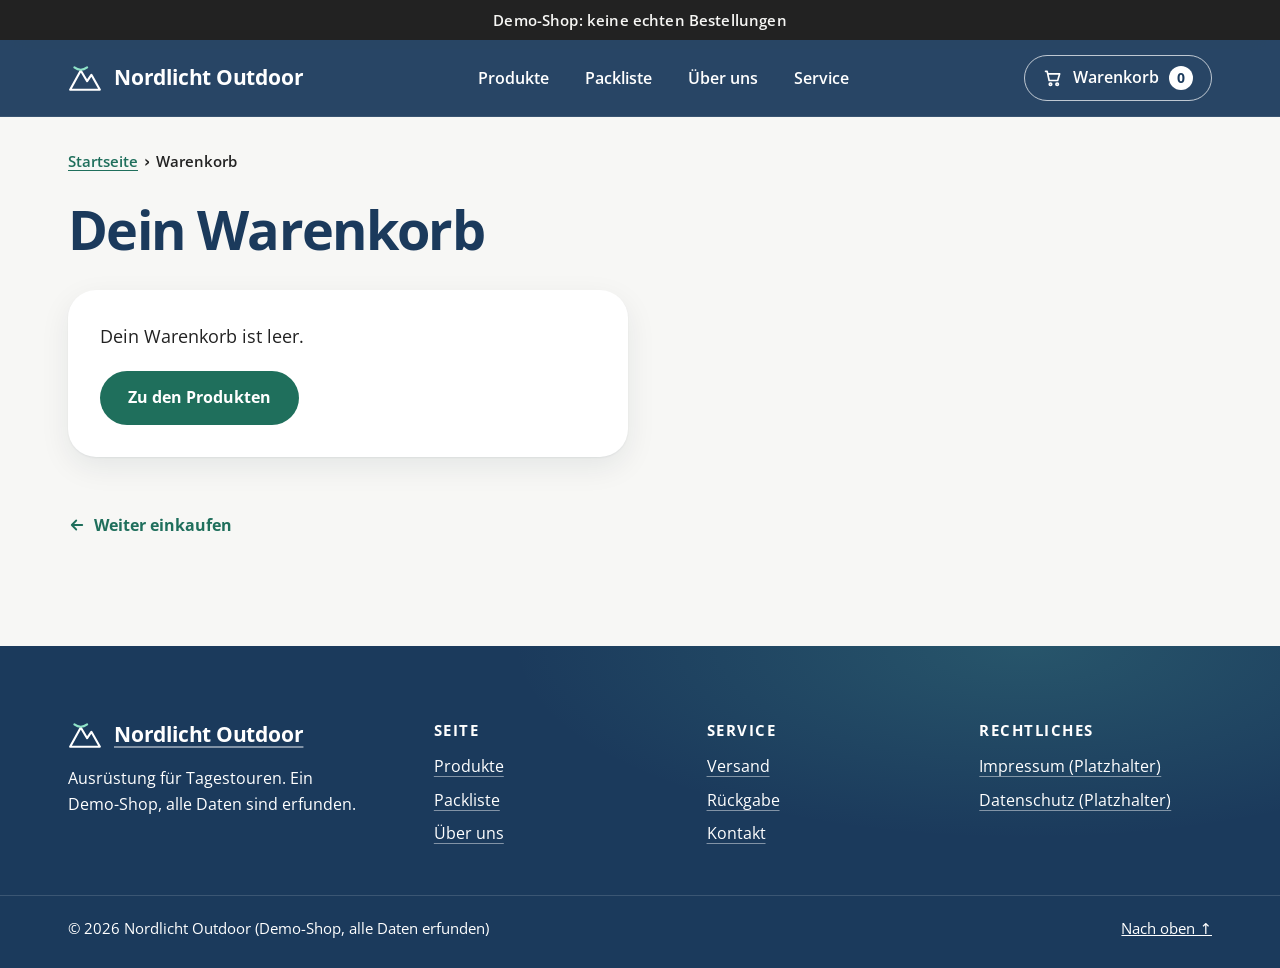
<file: website/warenkorb.html>
<!DOCTYPE html>
<html lang="de">
<head>
<meta charset="utf-8">
<meta name="viewport" content="width=device-width, initial-scale=1">
<meta http-equiv="Content-Security-Policy" content="default-src 'none'; style-src 'self'; script-src 'self'; font-src 'self'; img-src 'self' data:">
<meta name="description" content="Dein Warenkorb bei Nordlicht Outdoor. Demo-Shop: Es wird nichts bestellt und nichts bezahlt.">
<title>Warenkorb – Nordlicht Outdoor</title>
<!-- Nordlicht Outdoor · Warenkorb · Inhalt kommt aus dem localStorage und wird von js/app.js gezeichnet. -->
<link rel="stylesheet" href="css/style.css">
<link rel="icon" href="icons/favicon-32.png" type="image/png" sizes="32x32">
<link rel="icon" href="icons/favicon.svg" type="image/svg+xml">
<link rel="apple-touch-icon" href="icons/apple-touch-icon.png">
<script src="js/app.js" defer></script>
</head>
<body id="top">
<a class="skip" href="#inhalt">Zum Inhalt springen</a>
<div class="demo" role="note">Demo-Shop: keine echten Bestellungen</div>

<header class="site">
  <div class="wrap">
    <a class="logo" href="index.html" aria-label="Nordlicht Outdoor, Startseite"><svg viewBox="0 0 32 32" aria-hidden="true" fill="none" stroke="#FFFFFF" stroke-width="2" stroke-linejoin="round" stroke-linecap="round"><path d="M2 27 12 9l6 10 4-6 8 14z"/><path d="M6 6c4 3 8 3 12 0" stroke="#8FE3C8"/></svg>Nordlicht Outdoor</a>
    <button class="menu-btn" type="button" aria-expanded="false" aria-controls="hauptnav" hidden>Menü</button>
    <nav id="hauptnav" aria-label="Hauptnavigation" data-nav>
      <ul>
        <li><a href="index.html#produkte">Produkte</a></li>
        <li><a href="index.html#packliste">Packliste</a></li>
        <li><a href="index.html#ueber-uns">Über uns</a></li>
        <li><a href="index.html#service">Service</a></li>
      </ul>
    </nav>
    <a class="cart" href="warenkorb.html" aria-current="page" aria-label="Warenkorb, 0 Artikel"><svg viewBox="0 0 24 24" aria-hidden="true" fill="none" stroke="currentColor" stroke-width="2" stroke-linecap="round" stroke-linejoin="round"><path d="M3 4h2l2.4 11h10.2L20 7H6.2"/><circle cx="9" cy="19.5" r="1.5"/><circle cx="17" cy="19.5" r="1.5"/></svg><span class="cart-text">Warenkorb</span><span class="cart-count" data-cart-count>0</span></a>
  </div>
</header>

<main id="inhalt">
  <div class="wrap">
    <nav class="brotkrumen" aria-label="Brotkrumen">
      <ol>
        <li><a href="index.html">Startseite</a></li>
        <li aria-current="page">Warenkorb</li>
      </ol>
    </nav>

    <section class="warenkorb" data-cart-page aria-labelledby="wk-titel">
      <h1 id="wk-titel" tabindex="-1">Dein Warenkorb</h1>

      <p class="wk-hinweis" data-cart-nojs>Der Warenkorb braucht JavaScript. Bitte aktiviere es in deinem Browser.</p>

      <div class="wk-raster" data-cart-filled hidden>
        <div>
          <p class="wk-preise">Alle Preise inkl. MwSt., zzgl. Versand.</p>
          <ul class="wk-liste" data-cart-list aria-label="Artikel im Warenkorb"></ul>
        </div>
        <div class="wk-kasse">
          <h2>Übersicht</h2>
          <p class="wk-total"><span>Summe</span><strong data-cart-total>0,00&nbsp;€</strong></p>
          <p class="wk-mwst">inkl. MwSt., zzgl. Versand</p>
          <p class="wk-versand">Versand 4,90&nbsp;€, ab 50&nbsp;€ Bestellwert kostenlos.</p>
          <button class="btn gross block" type="button" data-cart-order>Demo-Bestellung absenden</button>
          <p class="wk-demo">Demo-Shop: Es wird nichts bestellt, nichts bezahlt und nichts gesendet.</p>
        </div>
      </div>

      <div class="wk-leer" data-cart-empty hidden>
        <p>Dein Warenkorb ist leer.</p>
        <a class="btn" href="index.html#produkte">Zu den Produkten</a>
      </div>

      <div class="wk-bestaetigung" data-cart-done tabindex="-1" hidden>
        <h2>Danke!</h2>
        <p>Das war nur eine Demo-Bestellung. Es wurde nichts bestellt und nichts bezahlt. Dein Warenkorb ist jetzt leer.</p>
        <a class="btn" href="index.html#produkte">Weiter stöbern</a>
      </div>
    </section>

    <a class="textlink zurueck" href="index.html#produkte"><svg viewBox="0 0 24 24" aria-hidden="true" fill="none" stroke="currentColor" stroke-width="2.4" stroke-linecap="round" stroke-linejoin="round"><path d="M19 12H5M11 6l-6 6 6 6"/></svg>Weiter einkaufen</a>
  </div>
</main>

<footer class="site">
  <div class="wrap fuss">
    <div>
      <a class="logo" href="index.html" aria-label="Nordlicht Outdoor, Startseite"><svg viewBox="0 0 32 32" aria-hidden="true" fill="none" stroke="#FFFFFF" stroke-width="2" stroke-linejoin="round" stroke-linecap="round"><path d="M2 27 12 9l6 10 4-6 8 14z"/><path d="M6 6c4 3 8 3 12 0" stroke="#8FE3C8"/></svg>Nordlicht Outdoor</a>
      <p>Ausrüstung für Tagestouren. Ein Demo-Shop, alle Daten sind erfunden.</p>
    </div>
    <div><h3>Seite</h3><ul><li><a href="index.html#produkte">Produkte</a></li><li><a href="index.html#packliste">Packliste</a></li><li><a href="index.html#ueber-uns">Über uns</a></li></ul></div>
    <div><h3>Service</h3><ul><li><a href="index.html#service">Versand</a></li><li><a href="index.html#service">Rückgabe</a></li><li><a href="index.html#service">Kontakt</a></li></ul></div>
    <div><h3>Rechtliches</h3><ul><li><a href="#">Impressum (Platzhalter)</a></li><li><a href="#">Datenschutz (Platzhalter)</a></li></ul></div>
  </div>
  <div class="fuss-unten">
    <div class="wrap"><span>© 2026 Nordlicht Outdoor (Demo-Shop, alle Daten erfunden)</span><a class="hoch" href="#top">Nach oben ↑</a></div>
  </div>
</footer>
</body>
</html>
</file>
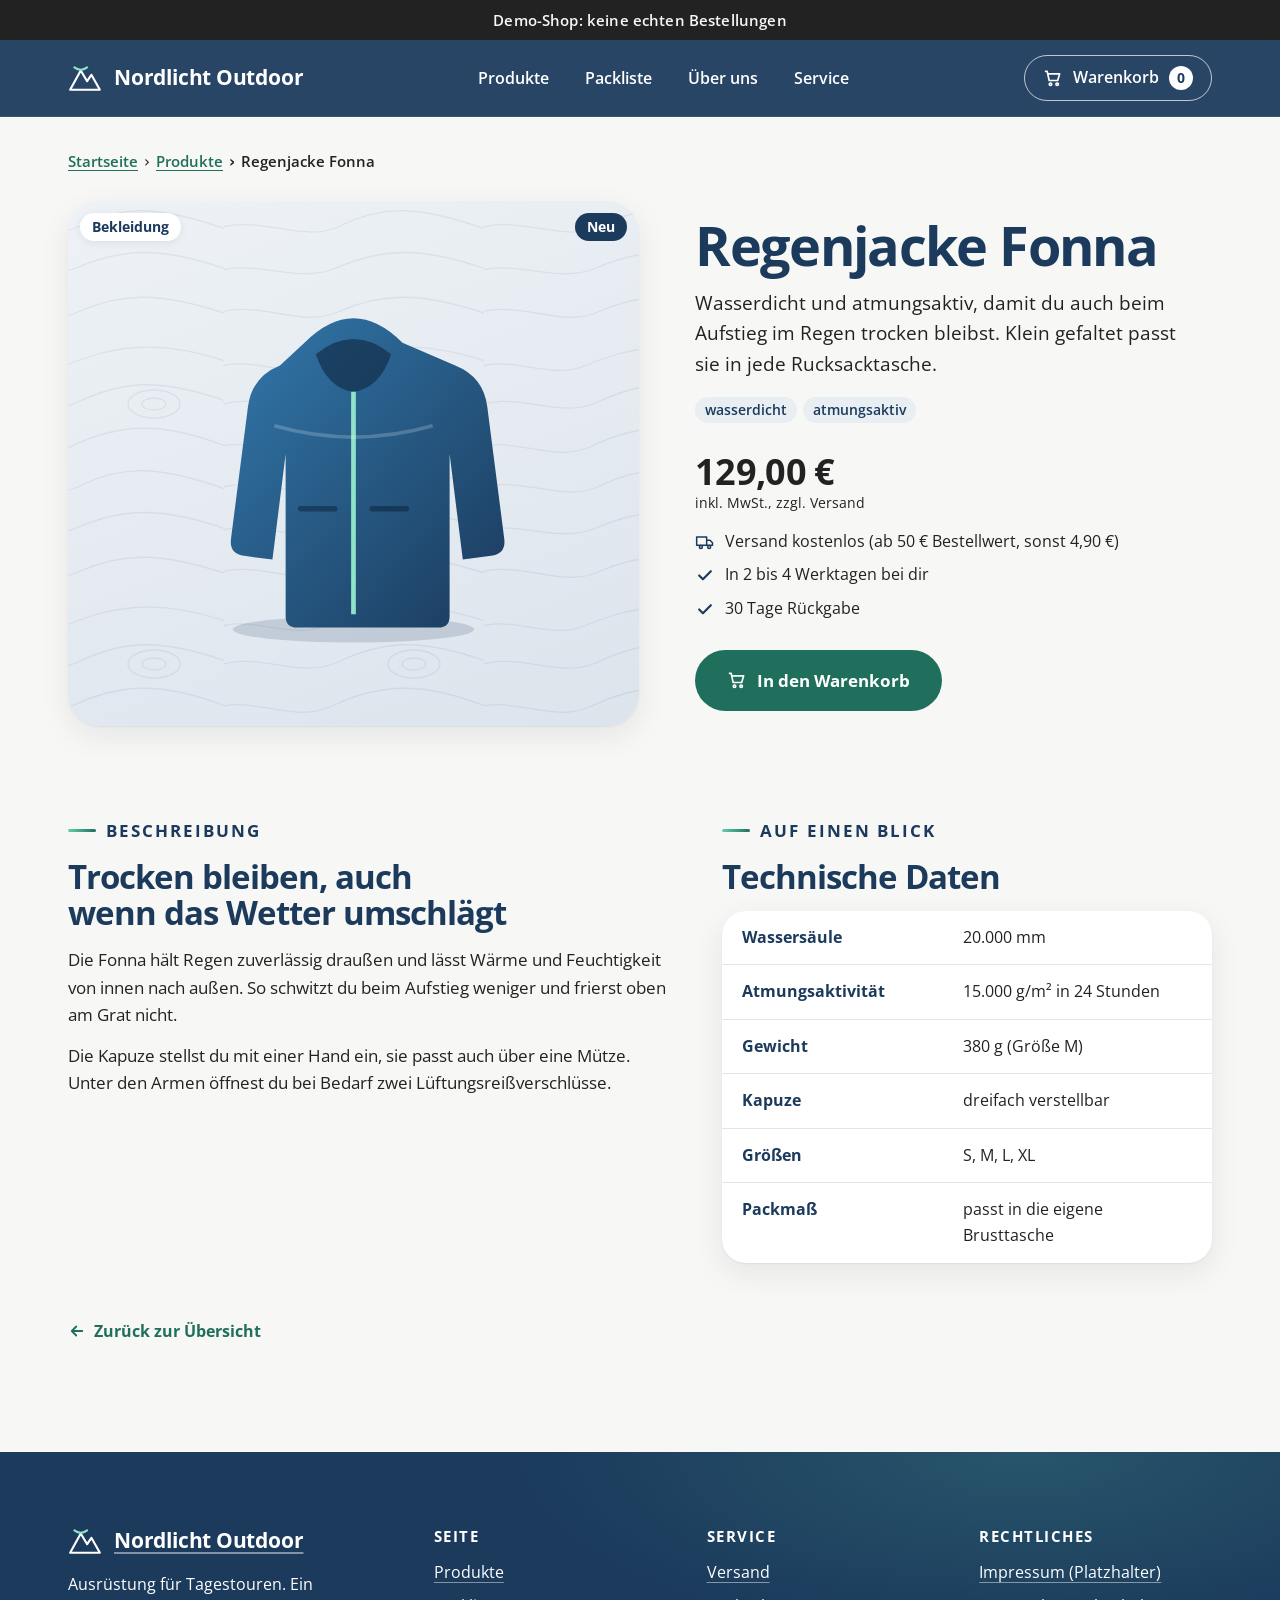
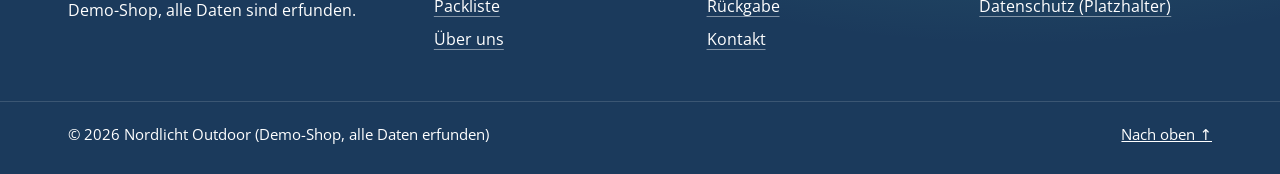
<file: website/produkte/regenjacke-fonna.html>
<!DOCTYPE html>
<html lang="de">
<head>
<meta charset="utf-8">
<meta name="viewport" content="width=device-width, initial-scale=1">
<meta http-equiv="Content-Security-Policy" content="default-src 'none'; style-src 'self'; script-src 'self'; font-src 'self'; img-src 'self' data:">
<meta name="description" content="Regenjacke Fonna: wasserdicht, atmungsaktiv und leicht verstaut. Für jedes Wetter auf deiner Tagestour. Demo-Shop, alle Daten erfunden.">
<title>Regenjacke Fonna – Nordlicht Outdoor</title>
<!-- Nordlicht Outdoor · Produktseite · Alle Produkte, Preise und Daten sind erfunden. -->
<link rel="stylesheet" href="../css/style.css">
<link rel="icon" href="../icons/favicon-32.png" type="image/png" sizes="32x32">
<link rel="icon" href="../icons/favicon.svg" type="image/svg+xml">
<link rel="apple-touch-icon" href="../icons/apple-touch-icon.png">
<script src="../js/app.js" defer></script>
</head>
<body id="top">
<a class="skip" href="#inhalt">Zum Inhalt springen</a>
<div class="demo" role="note">Demo-Shop: keine echten Bestellungen</div>

<header class="site">
  <div class="wrap">
    <a class="logo" href="../index.html" aria-label="Nordlicht Outdoor, Startseite"><svg viewBox="0 0 32 32" aria-hidden="true" fill="none" stroke="#FFFFFF" stroke-width="2" stroke-linejoin="round" stroke-linecap="round"><path d="M2 27 12 9l6 10 4-6 8 14z"/><path d="M6 6c4 3 8 3 12 0" stroke="#8FE3C8"/></svg>Nordlicht Outdoor</a>
    <button class="menu-btn" type="button" aria-expanded="false" aria-controls="hauptnav" hidden>Menü</button>
    <nav id="hauptnav" aria-label="Hauptnavigation" data-nav>
      <ul>
        <li><a href="../index.html#produkte">Produkte</a></li>
        <li><a href="../index.html#packliste">Packliste</a></li>
        <li><a href="../index.html#ueber-uns">Über uns</a></li>
        <li><a href="../index.html#service">Service</a></li>
      </ul>
    </nav>
    <a class="cart" href="../warenkorb.html" aria-label="Warenkorb, 0 Artikel"><svg viewBox="0 0 24 24" aria-hidden="true" fill="none" stroke="currentColor" stroke-width="2" stroke-linecap="round" stroke-linejoin="round"><path d="M3 4h2l2.4 11h10.2L20 7H6.2"/><circle cx="9" cy="19.5" r="1.5"/><circle cx="17" cy="19.5" r="1.5"/></svg><span class="cart-text">Warenkorb</span><span class="cart-count" data-cart-count>0</span></a>
  </div>
</header>

<main id="inhalt">
  <div class="wrap">
    <nav class="brotkrumen" aria-label="Brotkrumen">
      <ol>
        <li><a href="../index.html">Startseite</a></li>
        <li><a href="../index.html#produkte">Produkte</a></li>
        <li aria-current="page">Regenjacke Fonna</li>
      </ol>
    </nav>

    <article class="produkt" data-product data-id="fonna" data-name="Regenjacke Fonna" data-price="129.00" data-category="bekleidung">
      <div class="bild">
        <span class="chip">Bekleidung</span><span class="badge">Neu</span>
        <svg viewBox="0 0 200 200" role="img" aria-label="Regenjacke Fonna in Blau mit Kapuze und grünem Reißverschluss">
  <defs><linearGradient id="p4j" x1="0" y1="0" x2="1" y2="1"><stop offset="0" stop-color="#3278AB"/><stop offset="1" stop-color="#1B3A5C"/></linearGradient></defs>
  <ellipse cx="100" cy="188" rx="64" ry="7" fill="#1B3A5C" opacity=".16"/>
  <path d="M74 36q26-26 52 0l28 12q15 6 17 22l9 70q1 8-7 9l-15 2-7-56v86q0 6-6 6H70q-6 0-6-6V95l-7 56-15-2q-8-1-7-9l9-70q2-16 17-22z" fill="url(#p4j)"/>
  <path d="M80 42q20-16 40 0q-6 18-20 20q-14-2-20-20z" fill="#0B2036" opacity=".55"/>
  <path d="M100 62v118" stroke="#8FE3C8" stroke-width="2.5"/>
  <path d="M72 124h18M110 124h18" stroke="#0B2036" stroke-width="3" stroke-linecap="round" opacity=".5"/>
  <path d="M58 80q42 12 84 0" stroke="#FFFFFF" stroke-opacity=".2" stroke-width="2" fill="none"/>
</svg>
      </div>
      <div>
        <h1>Regenjacke Fonna</h1>
        <p class="kurz">Wasserdicht und atmungsaktiv, damit du auch beim Aufstieg im Regen trocken bleibst. Klein gefaltet passt sie in jede Rucksacktasche.</p>
        <ul class="tags" aria-label="Merkmale"><li>wasserdicht</li><li>atmungsaktiv</li></ul>
        <p class="price">129,00&nbsp;€<small>inkl. MwSt., zzgl. Versand</small></p>
        <ul class="versand" aria-label="Versand und Rückgabe">
          <li><svg viewBox="0 0 24 24" aria-hidden="true" fill="none" stroke="currentColor" stroke-width="1.8" stroke-linecap="round" stroke-linejoin="round"><path d="M2 6h12v10H2zM14 10h4l3 3v3h-7"/><circle cx="7" cy="18" r="1.8"/><circle cx="17" cy="18" r="1.8"/></svg>Versand kostenlos (ab 50&nbsp;€ Bestellwert, sonst 4,90&nbsp;€)</li>
          <li><svg viewBox="0 0 24 24" aria-hidden="true" fill="none" stroke="currentColor" stroke-width="2.6" stroke-linecap="round" stroke-linejoin="round"><path d="m5 12.5 4.5 4.5L19 7.5"/></svg>In 2 bis 4 Werktagen bei dir</li>
          <li><svg viewBox="0 0 24 24" aria-hidden="true" fill="none" stroke="currentColor" stroke-width="2.6" stroke-linecap="round" stroke-linejoin="round"><path d="m5 12.5 4.5 4.5L19 7.5"/></svg>30 Tage Rückgabe</li>
        </ul>
        <button class="btn gross" type="button" data-add-to-cart><svg viewBox="0 0 24 24" aria-hidden="true" fill="none" stroke="currentColor" stroke-width="2" stroke-linecap="round" stroke-linejoin="round"><path d="M3 4h2l2.4 11h10.2L20 7H6.2"/><circle cx="9" cy="19.5" r="1.5"/><circle cx="17" cy="19.5" r="1.5"/></svg>In den Warenkorb</button>
      </div>
    </article>

    <div class="details">
      <section aria-labelledby="beschreibung-titel">
        <p class="label">Beschreibung</p>
        <h2 id="beschreibung-titel">Trocken bleiben, auch wenn das Wetter umschlägt</h2>
        <p>Die Fonna hält Regen zuverlässig draußen und lässt Wärme und Feuchtigkeit von innen nach außen. So schwitzt du beim Aufstieg weniger und frierst oben am Grat nicht.</p>
        <p>Die Kapuze stellst du mit einer Hand ein, sie passt auch über eine Mütze. Unter den Armen öffnest du bei Bedarf zwei Lüftungsreißverschlüsse.</p>
      </section>
      <section aria-labelledby="daten-titel">
        <p class="label">Auf einen Blick</p>
        <h2 id="daten-titel">Technische Daten</h2>
        <table class="daten">
          <tr><th scope="row">Wassersäule</th><td>20.000&nbsp;mm</td></tr>
          <tr><th scope="row">Atmungsaktivität</th><td>15.000&nbsp;g/m² in 24&nbsp;Stunden</td></tr>
          <tr><th scope="row">Gewicht</th><td>380&nbsp;g (Größe M)</td></tr>
          <tr><th scope="row">Kapuze</th><td>dreifach verstellbar</td></tr>
          <tr><th scope="row">Größen</th><td>S, M, L, XL</td></tr>
          <tr><th scope="row">Packmaß</th><td>passt in die eigene Brusttasche</td></tr>
        </table>
      </section>
    </div>

    <a class="textlink zurueck" href="../index.html#produkte"><svg viewBox="0 0 24 24" aria-hidden="true" fill="none" stroke="currentColor" stroke-width="2.4" stroke-linecap="round" stroke-linejoin="round"><path d="M19 12H5M11 6l-6 6 6 6"/></svg>Zurück zur Übersicht</a>
  </div>
</main>

<footer class="site">
  <div class="wrap fuss">
    <div>
      <a class="logo" href="../index.html" aria-label="Nordlicht Outdoor, Startseite"><svg viewBox="0 0 32 32" aria-hidden="true" fill="none" stroke="#FFFFFF" stroke-width="2" stroke-linejoin="round" stroke-linecap="round"><path d="M2 27 12 9l6 10 4-6 8 14z"/><path d="M6 6c4 3 8 3 12 0" stroke="#8FE3C8"/></svg>Nordlicht Outdoor</a>
      <p>Ausrüstung für Tagestouren. Ein Demo-Shop, alle Daten sind erfunden.</p>
    </div>
    <div><h3>Seite</h3><ul><li><a href="../index.html#produkte">Produkte</a></li><li><a href="../index.html#packliste">Packliste</a></li><li><a href="../index.html#ueber-uns">Über uns</a></li></ul></div>
    <div><h3>Service</h3><ul><li><a href="../index.html#service">Versand</a></li><li><a href="../index.html#service">Rückgabe</a></li><li><a href="../index.html#service">Kontakt</a></li></ul></div>
    <div><h3>Rechtliches</h3><ul><li><a href="#">Impressum (Platzhalter)</a></li><li><a href="#">Datenschutz (Platzhalter)</a></li></ul></div>
  </div>
  <div class="fuss-unten">
    <div class="wrap"><span>© 2026 Nordlicht Outdoor (Demo-Shop, alle Daten erfunden)</span><a class="hoch" href="#top">Nach oben ↑</a></div>
  </div>
</footer>
</body>
</html>
</file>
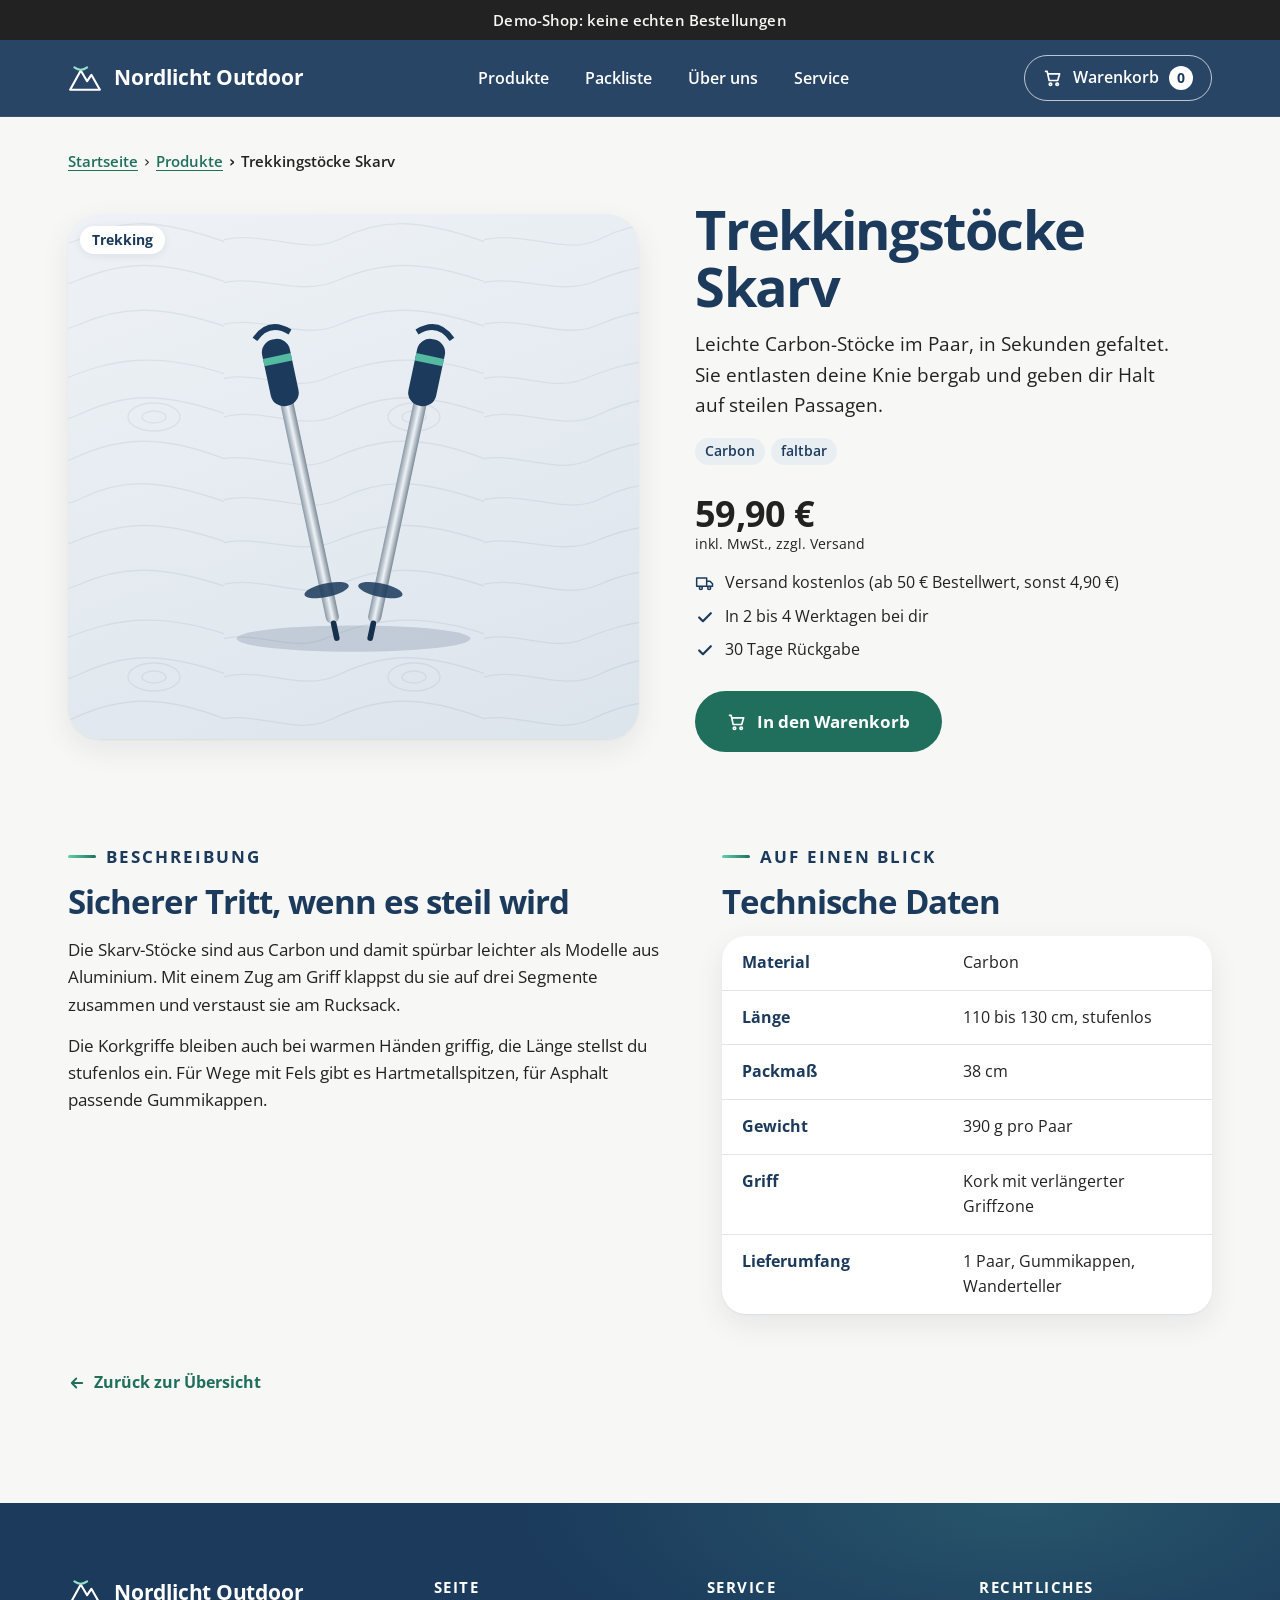
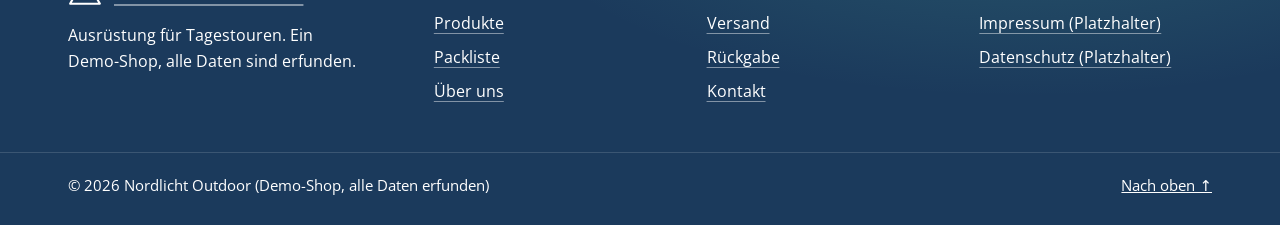
<file: website/produkte/trekkingstoecke-skarv.html>
<!DOCTYPE html>
<html lang="de">
<head>
<meta charset="utf-8">
<meta name="viewport" content="width=device-width, initial-scale=1">
<meta http-equiv="Content-Security-Policy" content="default-src 'none'; style-src 'self'; script-src 'self'; font-src 'self'; img-src 'self' data:">
<meta name="description" content="Trekkingstöcke Skarv: Carbon, faltbar, im Paar. Leichte Unterstützung für steile Passagen. Demo-Shop, alle Daten erfunden.">
<title>Trekkingstöcke Skarv – Nordlicht Outdoor</title>
<!-- Nordlicht Outdoor · Produktseite · Alle Produkte, Preise und Daten sind erfunden. -->
<link rel="stylesheet" href="../css/style.css">
<link rel="icon" href="../icons/favicon-32.png" type="image/png" sizes="32x32">
<link rel="icon" href="../icons/favicon.svg" type="image/svg+xml">
<link rel="apple-touch-icon" href="../icons/apple-touch-icon.png">
<script src="../js/app.js" defer></script>
</head>
<body id="top">
<a class="skip" href="#inhalt">Zum Inhalt springen</a>
<div class="demo" role="note">Demo-Shop: keine echten Bestellungen</div>

<header class="site">
  <div class="wrap">
    <a class="logo" href="../index.html" aria-label="Nordlicht Outdoor, Startseite"><svg viewBox="0 0 32 32" aria-hidden="true" fill="none" stroke="#FFFFFF" stroke-width="2" stroke-linejoin="round" stroke-linecap="round"><path d="M2 27 12 9l6 10 4-6 8 14z"/><path d="M6 6c4 3 8 3 12 0" stroke="#8FE3C8"/></svg>Nordlicht Outdoor</a>
    <button class="menu-btn" type="button" aria-expanded="false" aria-controls="hauptnav" hidden>Menü</button>
    <nav id="hauptnav" aria-label="Hauptnavigation" data-nav>
      <ul>
        <li><a href="../index.html#produkte">Produkte</a></li>
        <li><a href="../index.html#packliste">Packliste</a></li>
        <li><a href="../index.html#ueber-uns">Über uns</a></li>
        <li><a href="../index.html#service">Service</a></li>
      </ul>
    </nav>
    <a class="cart" href="../warenkorb.html" aria-label="Warenkorb, 0 Artikel"><svg viewBox="0 0 24 24" aria-hidden="true" fill="none" stroke="currentColor" stroke-width="2" stroke-linecap="round" stroke-linejoin="round"><path d="M3 4h2l2.4 11h10.2L20 7H6.2"/><circle cx="9" cy="19.5" r="1.5"/><circle cx="17" cy="19.5" r="1.5"/></svg><span class="cart-text">Warenkorb</span><span class="cart-count" data-cart-count>0</span></a>
  </div>
</header>

<main id="inhalt">
  <div class="wrap">
    <nav class="brotkrumen" aria-label="Brotkrumen">
      <ol>
        <li><a href="../index.html">Startseite</a></li>
        <li><a href="../index.html#produkte">Produkte</a></li>
        <li aria-current="page">Trekkingstöcke Skarv</li>
      </ol>
    </nav>

    <article class="produkt" data-product data-id="skarv" data-name="Trekkingstöcke Skarv" data-price="59.90" data-category="stoecke">
      <div class="bild">
        <span class="chip">Trekking</span>
        <svg viewBox="0 0 200 200" role="img" aria-label="Zwei silberne Trekkingstöcke Skarv mit nachtblauen Griffen, über Kreuz gestellt">
  <defs><linearGradient id="p2s" x1="0" y1="0" x2="1" y2="0"><stop offset="0" stop-color="#8A99A6"/><stop offset=".5" stop-color="#EEF2F6"/><stop offset="1" stop-color="#7B8A97"/></linearGradient></defs>
  <ellipse cx="100" cy="186" rx="62" ry="7" fill="#1B3A5C" opacity=".16"/>
  <g transform="rotate(-12 100 100)">
    <rect x="70" y="40" width="7" height="134" rx="3.5" fill="url(#p2s)"/>
    <rect x="66" y="20" width="15" height="36" rx="7" fill="#1B3A5C"/>
    <rect x="66" y="29" width="15" height="4" fill="#5FD1AE" opacity=".85"/>
    <path d="M64 18q9.5-9 19 0" fill="none" stroke="#1B3A5C" stroke-width="3"/>
    <ellipse cx="73.5" cy="156" rx="12" ry="3.6" fill="#1B3A5C" opacity=".85"/>
    <path d="M73.5 174v8" stroke="#14304D" stroke-width="3" stroke-linecap="round"/>
  </g>
  <g transform="rotate(12 100 100)">
    <rect x="123" y="40" width="7" height="134" rx="3.5" fill="url(#p2s)"/>
    <rect x="119" y="20" width="15" height="36" rx="7" fill="#1B3A5C"/>
    <rect x="119" y="29" width="15" height="4" fill="#5FD1AE" opacity=".85"/>
    <path d="M117 18q9.5-9 19 0" fill="none" stroke="#1B3A5C" stroke-width="3"/>
    <ellipse cx="126.5" cy="156" rx="12" ry="3.6" fill="#1B3A5C" opacity=".85"/>
    <path d="M126.5 174v8" stroke="#14304D" stroke-width="3" stroke-linecap="round"/>
  </g>
</svg>
      </div>
      <div>
        <h1>Trekkingstöcke Skarv</h1>
        <p class="kurz">Leichte Carbon-Stöcke im Paar, in Sekunden gefaltet. Sie entlasten deine Knie bergab und geben dir Halt auf steilen Passagen.</p>
        <ul class="tags" aria-label="Merkmale"><li>Carbon</li><li>faltbar</li></ul>
        <p class="price">59,90&nbsp;€<small>inkl. MwSt., zzgl. Versand</small></p>
        <ul class="versand" aria-label="Versand und Rückgabe">
          <li><svg viewBox="0 0 24 24" aria-hidden="true" fill="none" stroke="currentColor" stroke-width="1.8" stroke-linecap="round" stroke-linejoin="round"><path d="M2 6h12v10H2zM14 10h4l3 3v3h-7"/><circle cx="7" cy="18" r="1.8"/><circle cx="17" cy="18" r="1.8"/></svg>Versand kostenlos (ab 50&nbsp;€ Bestellwert, sonst 4,90&nbsp;€)</li>
          <li><svg viewBox="0 0 24 24" aria-hidden="true" fill="none" stroke="currentColor" stroke-width="2.6" stroke-linecap="round" stroke-linejoin="round"><path d="m5 12.5 4.5 4.5L19 7.5"/></svg>In 2 bis 4 Werktagen bei dir</li>
          <li><svg viewBox="0 0 24 24" aria-hidden="true" fill="none" stroke="currentColor" stroke-width="2.6" stroke-linecap="round" stroke-linejoin="round"><path d="m5 12.5 4.5 4.5L19 7.5"/></svg>30 Tage Rückgabe</li>
        </ul>
        <button class="btn gross" type="button" data-add-to-cart><svg viewBox="0 0 24 24" aria-hidden="true" fill="none" stroke="currentColor" stroke-width="2" stroke-linecap="round" stroke-linejoin="round"><path d="M3 4h2l2.4 11h10.2L20 7H6.2"/><circle cx="9" cy="19.5" r="1.5"/><circle cx="17" cy="19.5" r="1.5"/></svg>In den Warenkorb</button>
      </div>
    </article>

    <div class="details">
      <section aria-labelledby="beschreibung-titel">
        <p class="label">Beschreibung</p>
        <h2 id="beschreibung-titel">Sicherer Tritt, wenn es steil wird</h2>
        <p>Die Skarv-Stöcke sind aus Carbon und damit spürbar leichter als Modelle aus Aluminium. Mit einem Zug am Griff klappst du sie auf drei Segmente zusammen und verstaust sie am Rucksack.</p>
        <p>Die Korkgriffe bleiben auch bei warmen Händen griffig, die Länge stellst du stufenlos ein. Für Wege mit Fels gibt es Hartmetallspitzen, für Asphalt passende Gummikappen.</p>
      </section>
      <section aria-labelledby="daten-titel">
        <p class="label">Auf einen Blick</p>
        <h2 id="daten-titel">Technische Daten</h2>
        <table class="daten">
          <tr><th scope="row">Material</th><td>Carbon</td></tr>
          <tr><th scope="row">Länge</th><td>110 bis 130&nbsp;cm, stufenlos</td></tr>
          <tr><th scope="row">Packmaß</th><td>38&nbsp;cm</td></tr>
          <tr><th scope="row">Gewicht</th><td>390&nbsp;g pro Paar</td></tr>
          <tr><th scope="row">Griff</th><td>Kork mit verlängerter Griffzone</td></tr>
          <tr><th scope="row">Lieferumfang</th><td>1 Paar, Gummikappen, Wanderteller</td></tr>
        </table>
      </section>
    </div>

    <a class="textlink zurueck" href="../index.html#produkte"><svg viewBox="0 0 24 24" aria-hidden="true" fill="none" stroke="currentColor" stroke-width="2.4" stroke-linecap="round" stroke-linejoin="round"><path d="M19 12H5M11 6l-6 6 6 6"/></svg>Zurück zur Übersicht</a>
  </div>
</main>

<footer class="site">
  <div class="wrap fuss">
    <div>
      <a class="logo" href="../index.html" aria-label="Nordlicht Outdoor, Startseite"><svg viewBox="0 0 32 32" aria-hidden="true" fill="none" stroke="#FFFFFF" stroke-width="2" stroke-linejoin="round" stroke-linecap="round"><path d="M2 27 12 9l6 10 4-6 8 14z"/><path d="M6 6c4 3 8 3 12 0" stroke="#8FE3C8"/></svg>Nordlicht Outdoor</a>
      <p>Ausrüstung für Tagestouren. Ein Demo-Shop, alle Daten sind erfunden.</p>
    </div>
    <div><h3>Seite</h3><ul><li><a href="../index.html#produkte">Produkte</a></li><li><a href="../index.html#packliste">Packliste</a></li><li><a href="../index.html#ueber-uns">Über uns</a></li></ul></div>
    <div><h3>Service</h3><ul><li><a href="../index.html#service">Versand</a></li><li><a href="../index.html#service">Rückgabe</a></li><li><a href="../index.html#service">Kontakt</a></li></ul></div>
    <div><h3>Rechtliches</h3><ul><li><a href="#">Impressum (Platzhalter)</a></li><li><a href="#">Datenschutz (Platzhalter)</a></li></ul></div>
  </div>
  <div class="fuss-unten">
    <div class="wrap"><span>© 2026 Nordlicht Outdoor (Demo-Shop, alle Daten erfunden)</span><a class="hoch" href="#top">Nach oben ↑</a></div>
  </div>
</footer>
</body>
</html>
</file>
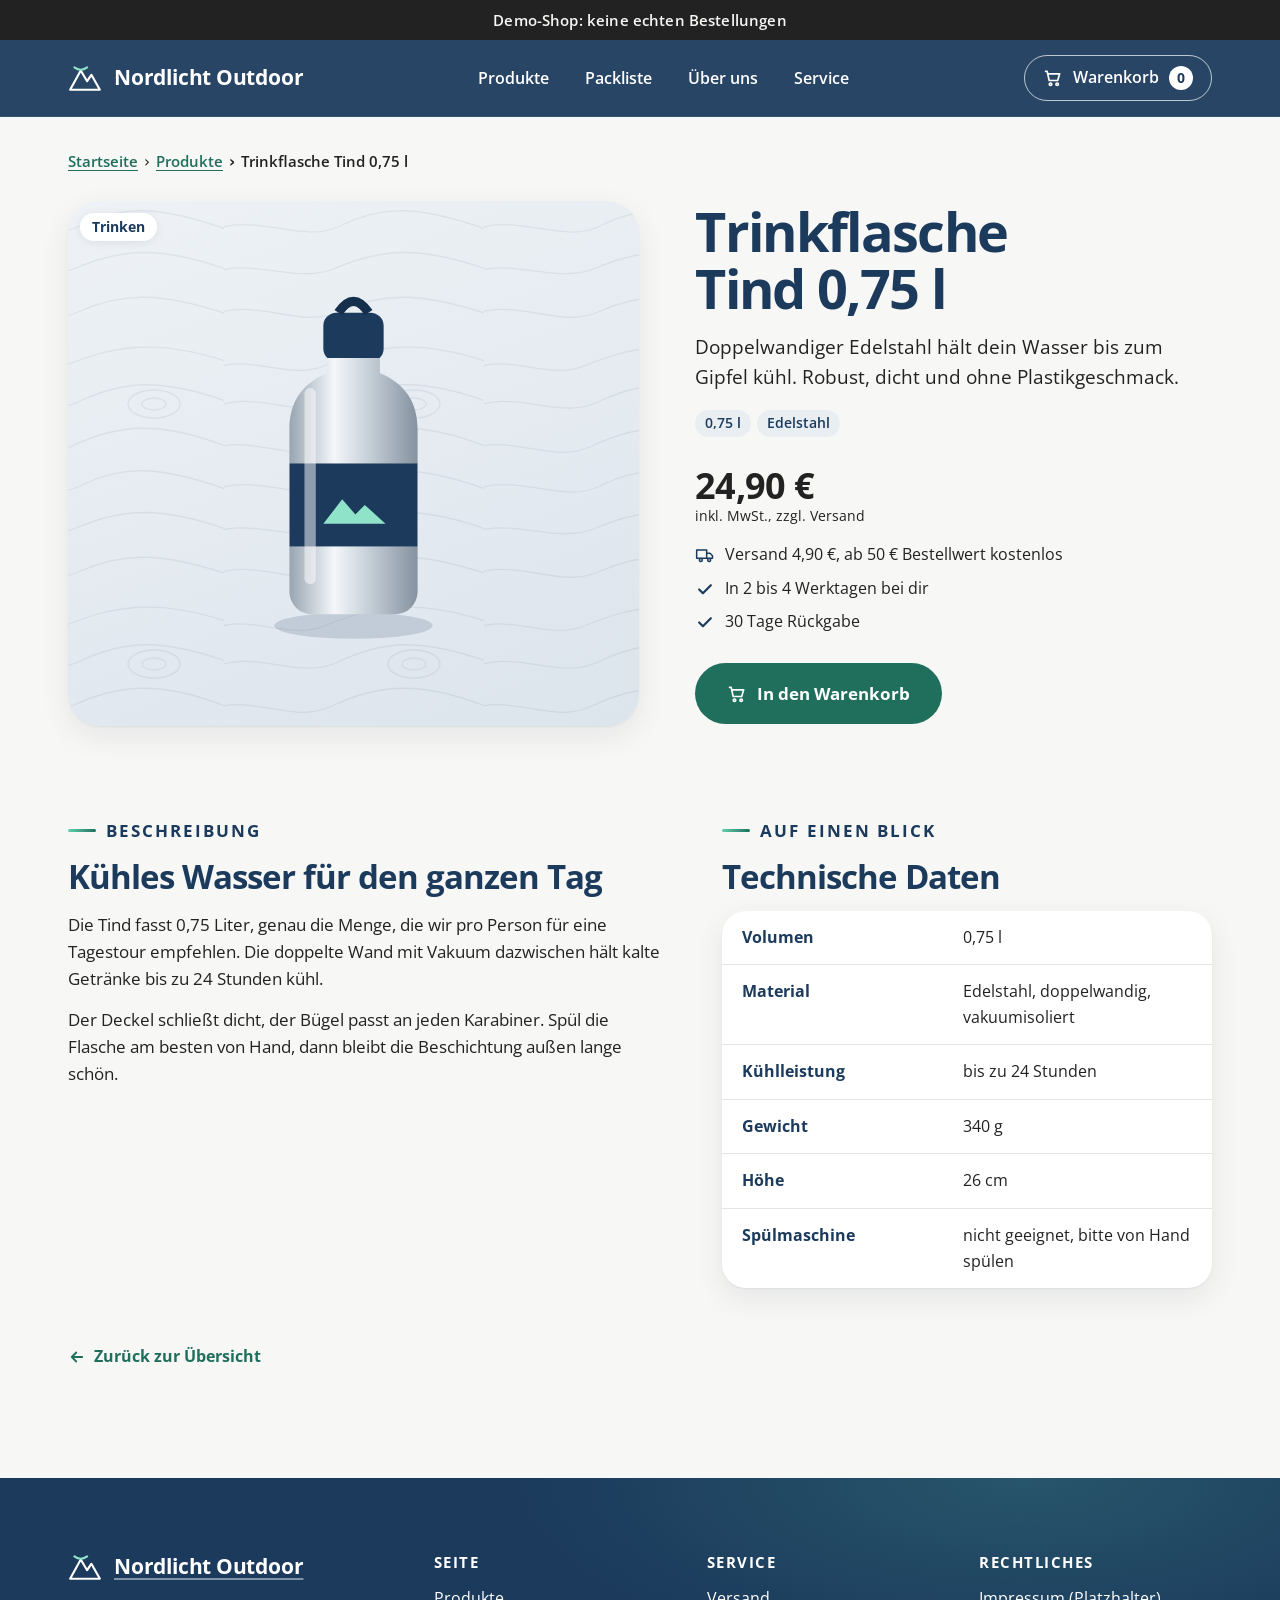
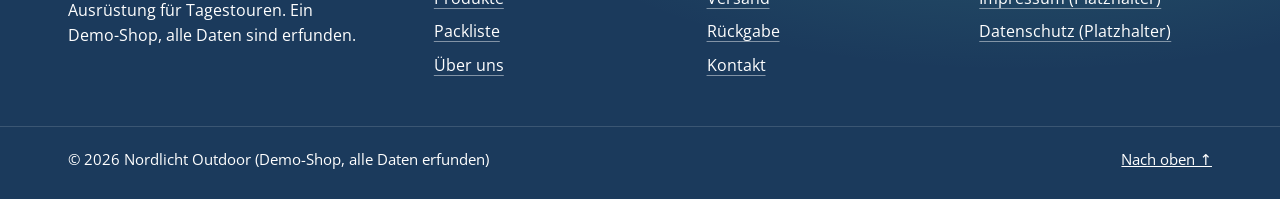
<file: website/produkte/trinkflasche-tind-075.html>
<!DOCTYPE html>
<html lang="de">
<head>
<meta charset="utf-8">
<meta name="viewport" content="width=device-width, initial-scale=1">
<meta http-equiv="Content-Security-Policy" content="default-src 'none'; style-src 'self'; script-src 'self'; font-src 'self'; img-src 'self' data:">
<meta name="description" content="Trinkflasche Tind 0,75 l: Edelstahl, doppelwandig, hält dein Wasser kühl. Demo-Shop, alle Daten erfunden.">
<title>Trinkflasche Tind 0,75 l – Nordlicht Outdoor</title>
<!-- Nordlicht Outdoor · Produktseite · Alle Produkte, Preise und Daten sind erfunden. -->
<link rel="stylesheet" href="../css/style.css">
<link rel="icon" href="../icons/favicon-32.png" type="image/png" sizes="32x32">
<link rel="icon" href="../icons/favicon.svg" type="image/svg+xml">
<link rel="apple-touch-icon" href="../icons/apple-touch-icon.png">
<script src="../js/app.js" defer></script>
</head>
<body id="top">
<a class="skip" href="#inhalt">Zum Inhalt springen</a>
<div class="demo" role="note">Demo-Shop: keine echten Bestellungen</div>

<header class="site">
  <div class="wrap">
    <a class="logo" href="../index.html" aria-label="Nordlicht Outdoor, Startseite"><svg viewBox="0 0 32 32" aria-hidden="true" fill="none" stroke="#FFFFFF" stroke-width="2" stroke-linejoin="round" stroke-linecap="round"><path d="M2 27 12 9l6 10 4-6 8 14z"/><path d="M6 6c4 3 8 3 12 0" stroke="#8FE3C8"/></svg>Nordlicht Outdoor</a>
    <button class="menu-btn" type="button" aria-expanded="false" aria-controls="hauptnav" hidden>Menü</button>
    <nav id="hauptnav" aria-label="Hauptnavigation" data-nav>
      <ul>
        <li><a href="../index.html#produkte">Produkte</a></li>
        <li><a href="../index.html#packliste">Packliste</a></li>
        <li><a href="../index.html#ueber-uns">Über uns</a></li>
        <li><a href="../index.html#service">Service</a></li>
      </ul>
    </nav>
    <a class="cart" href="../warenkorb.html" aria-label="Warenkorb, 0 Artikel"><svg viewBox="0 0 24 24" aria-hidden="true" fill="none" stroke="currentColor" stroke-width="2" stroke-linecap="round" stroke-linejoin="round"><path d="M3 4h2l2.4 11h10.2L20 7H6.2"/><circle cx="9" cy="19.5" r="1.5"/><circle cx="17" cy="19.5" r="1.5"/></svg><span class="cart-text">Warenkorb</span><span class="cart-count" data-cart-count>0</span></a>
  </div>
</header>

<main id="inhalt">
  <div class="wrap">
    <nav class="brotkrumen" aria-label="Brotkrumen">
      <ol>
        <li><a href="../index.html">Startseite</a></li>
        <li><a href="../index.html#produkte">Produkte</a></li>
        <li aria-current="page">Trinkflasche Tind 0,75 l</li>
      </ol>
    </nav>

    <article class="produkt" data-product data-id="tind-075" data-name="Trinkflasche Tind 0,75 l" data-price="24.90" data-category="trinken">
      <div class="bild">
        <span class="chip">Trinken</span>
        <svg viewBox="0 0 200 200" role="img" aria-label="Trinkflasche Tind aus Edelstahl mit nachtblauem Deckel und Banderole mit grünem Bergsymbol">
  <defs>
    <linearGradient id="p3st" x1="0" y1="0" x2="1" y2="0"><stop offset="0" stop-color="#97A5B2"/><stop offset=".35" stop-color="#F4F7FA"/><stop offset=".62" stop-color="#C5CFD8"/><stop offset="1" stop-color="#85929F"/></linearGradient>
    <clipPath id="p3c"><path d="M86 44h28v8c14 6 20 16 20 30v86a12 12 0 0 1-12 12h-44a12 12 0 0 1-12-12V82c0-14 6-24 20-30z"/></clipPath>
  </defs>
  <ellipse cx="100" cy="186" rx="42" ry="7" fill="#1B3A5C" opacity=".16"/>
  <rect x="84" y="20" width="32" height="26" rx="7" fill="#1B3A5C"/>
  <path d="M92 20q8-12 16 0" fill="none" stroke="#14304D" stroke-width="5"/>
  <path d="M86 44h28v8c14 6 20 16 20 30v86a12 12 0 0 1-12 12h-44a12 12 0 0 1-12-12V82c0-14 6-24 20-30z" fill="url(#p3st)"/>
  <g clip-path="url(#p3c)">
    <rect x="60" y="100" width="80" height="44" fill="#1B3A5C"/>
    <path d="M84 132l10-13 7 8 5-5 11 10z" fill="#8FE3C8"/>
  </g>
  <rect x="74" y="60" width="6" height="104" rx="3" fill="#FFFFFF" opacity=".5"/>
</svg>
      </div>
      <div>
        <h1>Trinkflasche Tind 0,75&nbsp;l</h1>
        <p class="kurz">Doppelwandiger Edelstahl hält dein Wasser bis zum Gipfel kühl. Robust, dicht und ohne Plastikgeschmack.</p>
        <ul class="tags" aria-label="Merkmale"><li>0,75 l</li><li>Edelstahl</li></ul>
        <p class="price">24,90&nbsp;€<small>inkl. MwSt., zzgl. Versand</small></p>
        <ul class="versand" aria-label="Versand und Rückgabe">
          <li><svg viewBox="0 0 24 24" aria-hidden="true" fill="none" stroke="currentColor" stroke-width="1.8" stroke-linecap="round" stroke-linejoin="round"><path d="M2 6h12v10H2zM14 10h4l3 3v3h-7"/><circle cx="7" cy="18" r="1.8"/><circle cx="17" cy="18" r="1.8"/></svg>Versand 4,90&nbsp;€, ab 50&nbsp;€ Bestellwert kostenlos</li>
          <li><svg viewBox="0 0 24 24" aria-hidden="true" fill="none" stroke="currentColor" stroke-width="2.6" stroke-linecap="round" stroke-linejoin="round"><path d="m5 12.5 4.5 4.5L19 7.5"/></svg>In 2 bis 4 Werktagen bei dir</li>
          <li><svg viewBox="0 0 24 24" aria-hidden="true" fill="none" stroke="currentColor" stroke-width="2.6" stroke-linecap="round" stroke-linejoin="round"><path d="m5 12.5 4.5 4.5L19 7.5"/></svg>30 Tage Rückgabe</li>
        </ul>
        <button class="btn gross" type="button" data-add-to-cart><svg viewBox="0 0 24 24" aria-hidden="true" fill="none" stroke="currentColor" stroke-width="2" stroke-linecap="round" stroke-linejoin="round"><path d="M3 4h2l2.4 11h10.2L20 7H6.2"/><circle cx="9" cy="19.5" r="1.5"/><circle cx="17" cy="19.5" r="1.5"/></svg>In den Warenkorb</button>
      </div>
    </article>

    <div class="details">
      <section aria-labelledby="beschreibung-titel">
        <p class="label">Beschreibung</p>
        <h2 id="beschreibung-titel">Kühles Wasser für den ganzen Tag</h2>
        <p>Die Tind fasst 0,75 Liter, genau die Menge, die wir pro Person für eine Tagestour empfehlen. Die doppelte Wand mit Vakuum dazwischen hält kalte Getränke bis zu 24 Stunden kühl.</p>
        <p>Der Deckel schließt dicht, der Bügel passt an jeden Karabiner. Spül die Flasche am besten von Hand, dann bleibt die Beschichtung außen lange schön.</p>
      </section>
      <section aria-labelledby="daten-titel">
        <p class="label">Auf einen Blick</p>
        <h2 id="daten-titel">Technische Daten</h2>
        <table class="daten">
          <tr><th scope="row">Volumen</th><td>0,75&nbsp;l</td></tr>
          <tr><th scope="row">Material</th><td>Edelstahl, doppelwandig, vakuumisoliert</td></tr>
          <tr><th scope="row">Kühlleistung</th><td>bis zu 24&nbsp;Stunden</td></tr>
          <tr><th scope="row">Gewicht</th><td>340&nbsp;g</td></tr>
          <tr><th scope="row">Höhe</th><td>26&nbsp;cm</td></tr>
          <tr><th scope="row">Spülmaschine</th><td>nicht geeignet, bitte von Hand spülen</td></tr>
        </table>
      </section>
    </div>

    <a class="textlink zurueck" href="../index.html#produkte"><svg viewBox="0 0 24 24" aria-hidden="true" fill="none" stroke="currentColor" stroke-width="2.4" stroke-linecap="round" stroke-linejoin="round"><path d="M19 12H5M11 6l-6 6 6 6"/></svg>Zurück zur Übersicht</a>
  </div>
</main>

<footer class="site">
  <div class="wrap fuss">
    <div>
      <a class="logo" href="../index.html" aria-label="Nordlicht Outdoor, Startseite"><svg viewBox="0 0 32 32" aria-hidden="true" fill="none" stroke="#FFFFFF" stroke-width="2" stroke-linejoin="round" stroke-linecap="round"><path d="M2 27 12 9l6 10 4-6 8 14z"/><path d="M6 6c4 3 8 3 12 0" stroke="#8FE3C8"/></svg>Nordlicht Outdoor</a>
      <p>Ausrüstung für Tagestouren. Ein Demo-Shop, alle Daten sind erfunden.</p>
    </div>
    <div><h3>Seite</h3><ul><li><a href="../index.html#produkte">Produkte</a></li><li><a href="../index.html#packliste">Packliste</a></li><li><a href="../index.html#ueber-uns">Über uns</a></li></ul></div>
    <div><h3>Service</h3><ul><li><a href="../index.html#service">Versand</a></li><li><a href="../index.html#service">Rückgabe</a></li><li><a href="../index.html#service">Kontakt</a></li></ul></div>
    <div><h3>Rechtliches</h3><ul><li><a href="#">Impressum (Platzhalter)</a></li><li><a href="#">Datenschutz (Platzhalter)</a></li></ul></div>
  </div>
  <div class="fuss-unten">
    <div class="wrap"><span>© 2026 Nordlicht Outdoor (Demo-Shop, alle Daten erfunden)</span><a class="hoch" href="#top">Nach oben ↑</a></div>
  </div>
</footer>
</body>
</html>
</file>
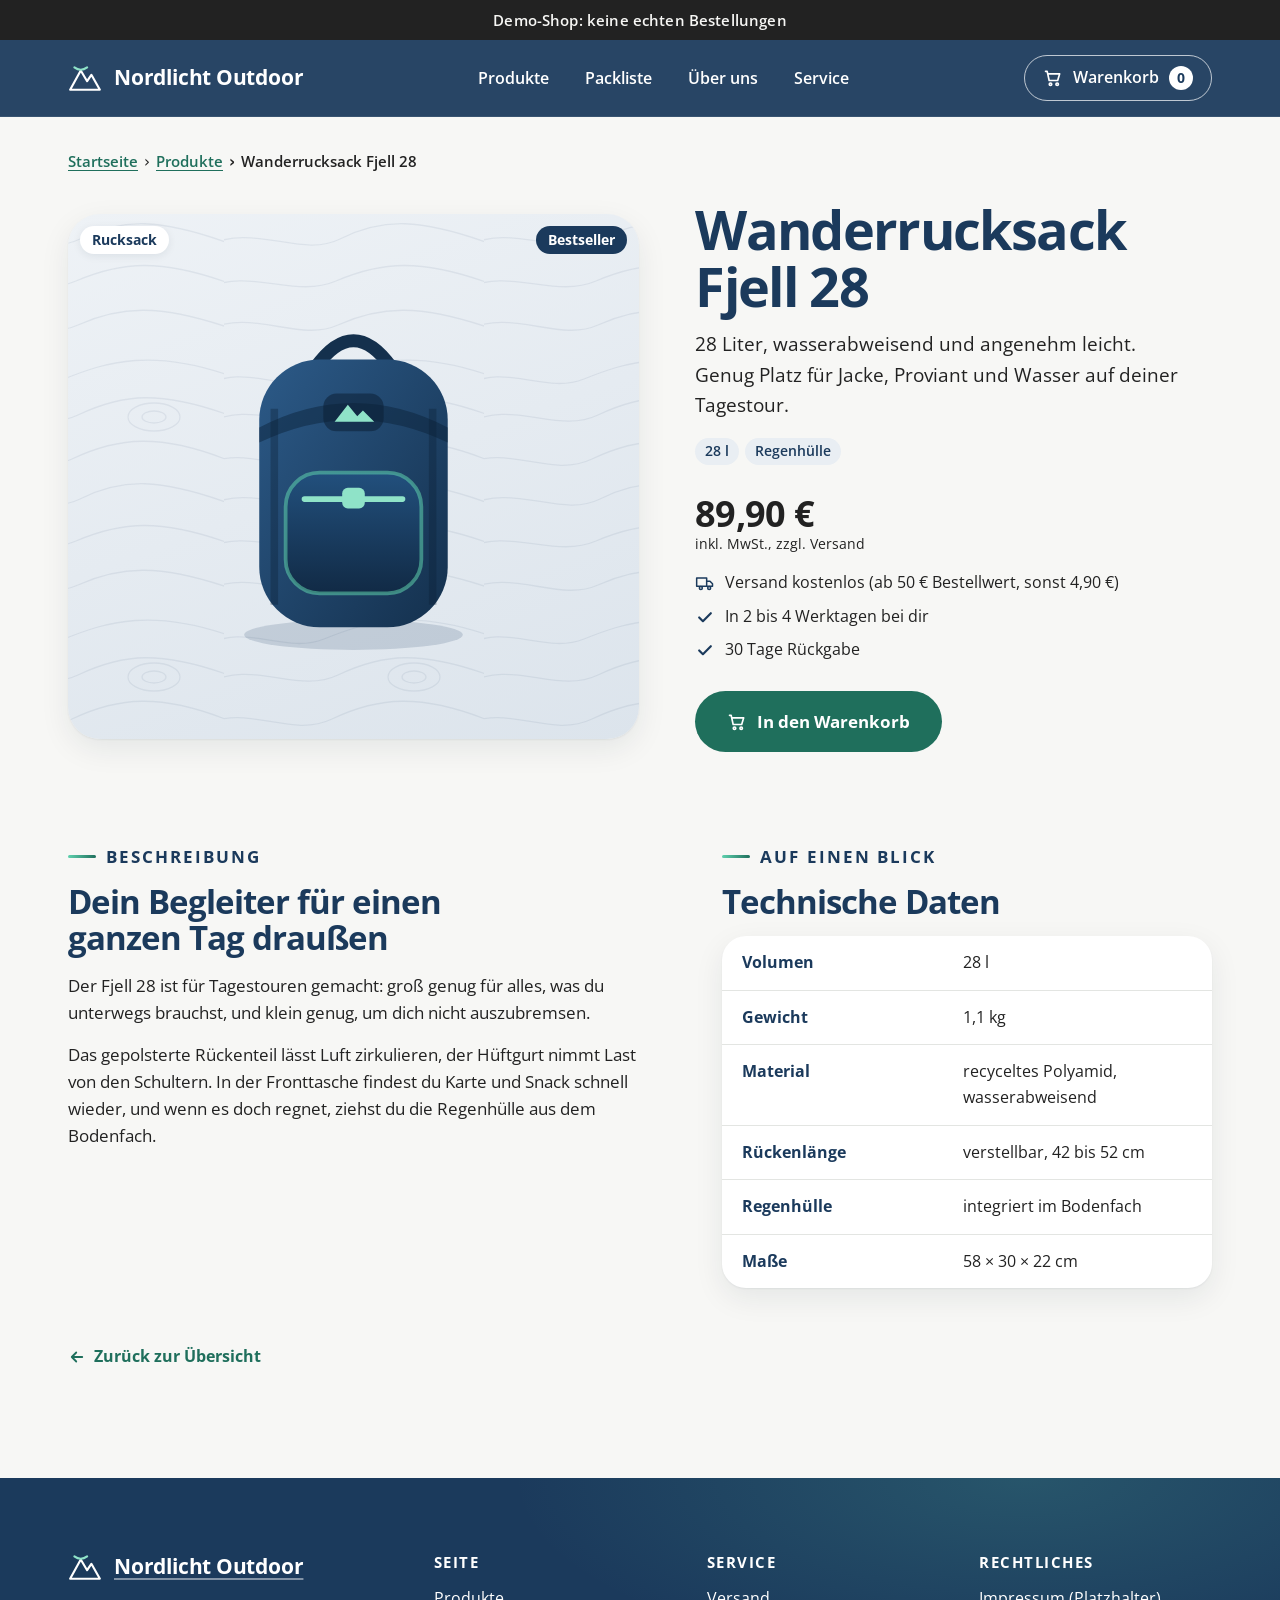
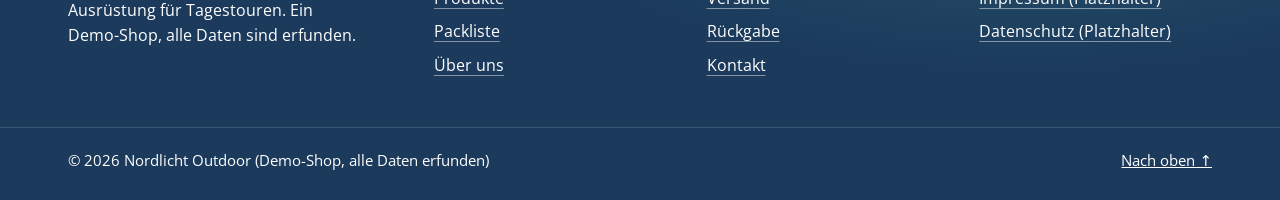
<file: website/produkte/wanderrucksack-fjell-28.html>
<!DOCTYPE html>
<html lang="de">
<head>
<meta charset="utf-8">
<meta name="viewport" content="width=device-width, initial-scale=1">
<meta http-equiv="Content-Security-Policy" content="default-src 'none'; style-src 'self'; script-src 'self'; font-src 'self'; img-src 'self' data:">
<meta name="description" content="Wanderrucksack Fjell 28: 28 Liter, wasserabweisend, mit Regenhülle. Für deine Tagestour. Demo-Shop, alle Daten erfunden.">
<title>Wanderrucksack Fjell 28 – Nordlicht Outdoor</title>
<!-- Nordlicht Outdoor · Produktseite · Alle Produkte, Preise und Daten sind erfunden. -->
<link rel="stylesheet" href="../css/style.css">
<link rel="icon" href="../icons/favicon-32.png" type="image/png" sizes="32x32">
<link rel="icon" href="../icons/favicon.svg" type="image/svg+xml">
<link rel="apple-touch-icon" href="../icons/apple-touch-icon.png">
<script src="../js/app.js" defer></script>
</head>
<body id="top">
<a class="skip" href="#inhalt">Zum Inhalt springen</a>
<div class="demo" role="note">Demo-Shop: keine echten Bestellungen</div>

<header class="site">
  <div class="wrap">
    <a class="logo" href="../index.html" aria-label="Nordlicht Outdoor, Startseite"><svg viewBox="0 0 32 32" aria-hidden="true" fill="none" stroke="#FFFFFF" stroke-width="2" stroke-linejoin="round" stroke-linecap="round"><path d="M2 27 12 9l6 10 4-6 8 14z"/><path d="M6 6c4 3 8 3 12 0" stroke="#8FE3C8"/></svg>Nordlicht Outdoor</a>
    <button class="menu-btn" type="button" aria-expanded="false" aria-controls="hauptnav" hidden>Menü</button>
    <nav id="hauptnav" aria-label="Hauptnavigation" data-nav>
      <ul>
        <li><a href="../index.html#produkte">Produkte</a></li>
        <li><a href="../index.html#packliste">Packliste</a></li>
        <li><a href="../index.html#ueber-uns">Über uns</a></li>
        <li><a href="../index.html#service">Service</a></li>
      </ul>
    </nav>
    <a class="cart" href="../warenkorb.html" aria-label="Warenkorb, 0 Artikel"><svg viewBox="0 0 24 24" aria-hidden="true" fill="none" stroke="currentColor" stroke-width="2" stroke-linecap="round" stroke-linejoin="round"><path d="M3 4h2l2.4 11h10.2L20 7H6.2"/><circle cx="9" cy="19.5" r="1.5"/><circle cx="17" cy="19.5" r="1.5"/></svg><span class="cart-text">Warenkorb</span><span class="cart-count" data-cart-count>0</span></a>
  </div>
</header>

<main id="inhalt">
  <div class="wrap">
    <nav class="brotkrumen" aria-label="Brotkrumen">
      <ol>
        <li><a href="../index.html">Startseite</a></li>
        <li><a href="../index.html#produkte">Produkte</a></li>
        <li aria-current="page">Wanderrucksack Fjell 28</li>
      </ol>
    </nav>

    <article class="produkt" data-product data-id="fjell-28" data-name="Wanderrucksack Fjell 28" data-price="89.90" data-category="rucksaecke">
      <div class="bild">
        <span class="chip">Rucksack</span><span class="badge">Bestseller</span>
        <svg viewBox="0 0 200 200" role="img" aria-label="Wanderrucksack Fjell 28 in Nachtblau mit großer Fronttasche und grünem Bergsymbol">
  <defs>
    <linearGradient id="p1k" x1="0" y1="0" x2="1" y2="1"><stop offset="0" stop-color="#2C5A88"/><stop offset="1" stop-color="#14304D"/></linearGradient>
    <linearGradient id="p1f" x1="0" y1="0" x2="0" y2="1"><stop offset="0" stop-color="#22507D"/><stop offset="1" stop-color="#112A45"/></linearGradient>
  </defs>
  <ellipse cx="100" cy="184" rx="58" ry="8" fill="#1B3A5C" opacity=".16"/>
  <path d="M80 42q20-28 40 0" fill="none" stroke="#14304D" stroke-width="7" stroke-linecap="round"/>
  <rect x="50" y="38" width="100" height="142" rx="32" fill="url(#p1k)"/>
  <path d="M50 74q50-26 100 0v8q-50-24-100 0z" fill="#0B2036" opacity=".45"/>
  <rect x="64" y="98" width="72" height="64" rx="18" fill="url(#p1f)" stroke="#5FD1AE" stroke-opacity=".55" stroke-width="2"/>
  <path d="M74 112h52" stroke="#8FE3C8" stroke-width="3" stroke-linecap="round"/>
  <rect x="94" y="106" width="12" height="11" rx="3" fill="#8FE3C8"/>
  <path d="M58 64v104M142 64v104" stroke="#0B2036" stroke-width="4" opacity=".35"/>
  <rect x="84" y="56" width="32" height="20" rx="7" fill="#0B2036" opacity=".55"/>
  <path d="M90 71l7-9 5 6 3-3 6 6z" fill="#8FE3C8"/>
</svg>
      </div>
      <div>
        <h1>Wanderrucksack Fjell 28</h1>
        <p class="kurz">28 Liter, wasserabweisend und angenehm leicht. Genug Platz für Jacke, Proviant und Wasser auf deiner Tagestour.</p>
        <ul class="tags" aria-label="Merkmale"><li>28 l</li><li>Regenhülle</li></ul>
        <p class="price">89,90&nbsp;€<small>inkl. MwSt., zzgl. Versand</small></p>
        <ul class="versand" aria-label="Versand und Rückgabe">
          <li><svg viewBox="0 0 24 24" aria-hidden="true" fill="none" stroke="currentColor" stroke-width="1.8" stroke-linecap="round" stroke-linejoin="round"><path d="M2 6h12v10H2zM14 10h4l3 3v3h-7"/><circle cx="7" cy="18" r="1.8"/><circle cx="17" cy="18" r="1.8"/></svg>Versand kostenlos (ab 50&nbsp;€ Bestellwert, sonst 4,90&nbsp;€)</li>
          <li><svg viewBox="0 0 24 24" aria-hidden="true" fill="none" stroke="currentColor" stroke-width="2.6" stroke-linecap="round" stroke-linejoin="round"><path d="m5 12.5 4.5 4.5L19 7.5"/></svg>In 2 bis 4 Werktagen bei dir</li>
          <li><svg viewBox="0 0 24 24" aria-hidden="true" fill="none" stroke="currentColor" stroke-width="2.6" stroke-linecap="round" stroke-linejoin="round"><path d="m5 12.5 4.5 4.5L19 7.5"/></svg>30 Tage Rückgabe</li>
        </ul>
        <button class="btn gross" type="button" data-add-to-cart><svg viewBox="0 0 24 24" aria-hidden="true" fill="none" stroke="currentColor" stroke-width="2" stroke-linecap="round" stroke-linejoin="round"><path d="M3 4h2l2.4 11h10.2L20 7H6.2"/><circle cx="9" cy="19.5" r="1.5"/><circle cx="17" cy="19.5" r="1.5"/></svg>In den Warenkorb</button>
      </div>
    </article>

    <div class="details">
      <section aria-labelledby="beschreibung-titel">
        <p class="label">Beschreibung</p>
        <h2 id="beschreibung-titel">Dein Begleiter für einen ganzen Tag draußen</h2>
        <p>Der Fjell 28 ist für Tagestouren gemacht: groß genug für alles, was du unterwegs brauchst, und klein genug, um dich nicht auszubremsen.</p>
        <p>Das gepolsterte Rückenteil lässt Luft zirkulieren, der Hüftgurt nimmt Last von den Schultern. In der Fronttasche findest du Karte und Snack schnell wieder, und wenn es doch regnet, ziehst du die Regenhülle aus dem Bodenfach.</p>
      </section>
      <section aria-labelledby="daten-titel">
        <p class="label">Auf einen Blick</p>
        <h2 id="daten-titel">Technische Daten</h2>
        <table class="daten">
          <tr><th scope="row">Volumen</th><td>28&nbsp;l</td></tr>
          <tr><th scope="row">Gewicht</th><td>1,1&nbsp;kg</td></tr>
          <tr><th scope="row">Material</th><td>recyceltes Polyamid, wasserabweisend</td></tr>
          <tr><th scope="row">Rückenlänge</th><td>verstellbar, 42 bis 52&nbsp;cm</td></tr>
          <tr><th scope="row">Regenhülle</th><td>integriert im Bodenfach</td></tr>
          <tr><th scope="row">Maße</th><td>58 × 30 × 22&nbsp;cm</td></tr>
        </table>
      </section>
    </div>

    <a class="textlink zurueck" href="../index.html#produkte"><svg viewBox="0 0 24 24" aria-hidden="true" fill="none" stroke="currentColor" stroke-width="2.4" stroke-linecap="round" stroke-linejoin="round"><path d="M19 12H5M11 6l-6 6 6 6"/></svg>Zurück zur Übersicht</a>
  </div>
</main>

<footer class="site">
  <div class="wrap fuss">
    <div>
      <a class="logo" href="../index.html" aria-label="Nordlicht Outdoor, Startseite"><svg viewBox="0 0 32 32" aria-hidden="true" fill="none" stroke="#FFFFFF" stroke-width="2" stroke-linejoin="round" stroke-linecap="round"><path d="M2 27 12 9l6 10 4-6 8 14z"/><path d="M6 6c4 3 8 3 12 0" stroke="#8FE3C8"/></svg>Nordlicht Outdoor</a>
      <p>Ausrüstung für Tagestouren. Ein Demo-Shop, alle Daten sind erfunden.</p>
    </div>
    <div><h3>Seite</h3><ul><li><a href="../index.html#produkte">Produkte</a></li><li><a href="../index.html#packliste">Packliste</a></li><li><a href="../index.html#ueber-uns">Über uns</a></li></ul></div>
    <div><h3>Service</h3><ul><li><a href="../index.html#service">Versand</a></li><li><a href="../index.html#service">Rückgabe</a></li><li><a href="../index.html#service">Kontakt</a></li></ul></div>
    <div><h3>Rechtliches</h3><ul><li><a href="#">Impressum (Platzhalter)</a></li><li><a href="#">Datenschutz (Platzhalter)</a></li></ul></div>
  </div>
  <div class="fuss-unten">
    <div class="wrap"><span>© 2026 Nordlicht Outdoor (Demo-Shop, alle Daten erfunden)</span><a class="hoch" href="#top">Nach oben ↑</a></div>
  </div>
</footer>
</body>
</html>
</file>
<file: website/css/style.css>
@font-face {
  font-family: "Open Sans";
  src: url("../fonts/open-sans.woff2") format("woff2");
  font-weight: 400 700;
  font-style: normal;
  font-display: swap;
}

:root {
  --nachtblau: #1B3A5C;
  --nacht-tief: #0E2339;
  --nacht-hell: #25507B;
  --tannengruen: #1F6F5C;
  --tannengruen-dunkel: #185646;
  --hellgrau: #F7F7F5;
  --text: #222222;
  --weiss: #FFFFFF;
  --linie: #E3E5E2;
  --tint: #E9EEF3;
  --polar: #5FD1AE;
  --polar-hell: #8FE3C8;
  --schatten: 0 1px 2px rgba(14,35,57,.06), 0 10px 30px rgba(14,35,57,.08);
  --schatten-hover: 0 6px 14px rgba(14,35,57,.10), 0 28px 60px rgba(14,35,57,.18);
}
* { box-sizing: border-box; }
html { scroll-behavior: smooth; scroll-padding-top: 96px; }
body { margin: 0; background: var(--hellgrau); color: var(--text); font-family: "Open Sans", system-ui, sans-serif; font-size: 16px; line-height: 1.6; -webkit-font-smoothing: antialiased; }
img, svg { display: block; max-width: 100%; }
[hidden] { display: none !important; }
.wrap { max-width: 1200px; margin: 0 auto; padding: 0 28px; }
.skip { position: absolute; left: -9999px; }
.skip:focus { left: 16px; top: 16px; background: var(--weiss); color: var(--text); padding: 8px 12px; z-index: 50; border-radius: 8px; }
:focus-visible { outline: 3px solid var(--nachtblau); outline-offset: 3px; border-radius: 6px; }

/* Demo-Hinweis */
.demo { background: var(--text); color: var(--hellgrau); text-align: center; font-size: 15px; font-weight: 600; letter-spacing: .01em; padding: 8px 24px; }

/* Kopfbereich */
header.site { position: sticky; top: 0; z-index: 40; background: rgba(27,58,92,.94); -webkit-backdrop-filter: saturate(140%) blur(14px); backdrop-filter: saturate(140%) blur(14px); color: var(--weiss); border-bottom: 1px solid rgba(255,255,255,.08); }
header.site .wrap { display: flex; align-items: center; justify-content: space-between; gap: 24px; min-height: 76px; }
header.site :focus-visible { outline-color: var(--weiss); }
.logo { display: flex; align-items: center; gap: 12px; color: var(--weiss); text-decoration: none; font-size: 21px; font-weight: 700; letter-spacing: -.01em; white-space: nowrap; }
.logo svg { width: 34px; height: 34px; }
nav ul { list-style: none; margin: 0; padding: 0; display: flex; gap: 4px; }
nav a { color: var(--weiss); text-decoration: none; font-weight: 600; font-size: 15.5px; padding: 9px 16px; border-radius: 999px; display: inline-block; white-space: nowrap; transition: background .2s; }
nav a:hover { background: rgba(255,255,255,.12); }
.cart { position: relative; color: var(--weiss); text-decoration: none; font-weight: 600; display: inline-flex; align-items: center; gap: 10px; border: 1.5px solid rgba(255,255,255,.7); border-radius: 999px; padding: 9px 18px; white-space: nowrap; transition: background .2s, color .2s, border-color .2s; }
.cart:hover { background: var(--weiss); color: var(--nachtblau); border-color: var(--weiss); }
.cart svg { width: 20px; height: 20px; }
.cart-count { display: inline-grid; place-items: center; min-width: 24px; height: 24px; padding: 0 6px; border-radius: 999px; background: var(--weiss); color: var(--nachtblau); font-size: 14px; font-weight: 700; }
.cart:hover .cart-count { background: var(--nachtblau); color: var(--weiss); }

/* Menue-Schaltflaeche (nur auf dem Handy sichtbar, siehe max-width: 768px) */
.menu-btn { display: none; }

/* Startbereich */
.hero { position: relative; isolation: isolate; overflow: hidden; color: var(--weiss); background: radial-gradient(120% 90% at 72% -10%, var(--nacht-hell) 0%, var(--nachtblau) 42%, var(--nacht-tief) 100%); padding: 104px 0 230px; }
.himmel { position: absolute; inset: 0; z-index: -3; }
.sterne, .sterne::after { position: absolute; top: 0; left: 0; width: 1px; height: 1px; border-radius: 50%; }
.sterne { box-shadow: 1309px 114px rgba(255,255,255,.35), 1518px 281px rgba(255,255,255,.5), 457px 142px rgba(255,255,255,.35), 1385px 558px rgba(255,255,255,.35), 1209px 432px rgba(255,255,255,.35), 61px 95px rgba(255,255,255,.5), 476px 517px rgba(255,255,255,.35), 1149px 203px rgba(255,255,255,.9), 451px 459px rgba(255,255,255,.7), 13px 163px rgba(255,255,255,.9), 696px 284px rgba(255,255,255,.5), 440px 344px rgba(255,255,255,.35), 189px 389px rgba(255,255,255,.35), 735px 352px rgba(255,255,255,.7), 88px 470px rgba(255,255,255,.35), 775px 80px rgba(255,255,255,.7), 1287px 370px rgba(255,255,255,.5), 1442px 71px rgba(255,255,255,.35), 1354px 233px rgba(255,255,255,.7), 163px 238px rgba(255,255,255,.35), 778px 284px rgba(255,255,255,.9), 1301px 373px rgba(255,255,255,.5), 758px 363px rgba(255,255,255,.5), 1372px 273px rgba(255,255,255,.35), 1247px 175px rgba(255,255,255,.5), 334px 473px rgba(255,255,255,.9), 552px 224px rgba(255,255,255,.7), 1573px 57px rgba(255,255,255,.5), 65px 323px rgba(255,255,255,.9), 548px 67px rgba(255,255,255,.5), 1161px 322px rgba(255,255,255,.5), 1342px 511px rgba(255,255,255,.9), 1316px 469px rgba(255,255,255,.5), 542px 142px rgba(255,255,255,.5), 1525px 551px rgba(255,255,255,.7), 1529px 438px rgba(255,255,255,.9), 741px 224px rgba(255,255,255,.5), 1043px 505px rgba(255,255,255,.35), 1547px 48px rgba(255,255,255,.35), 313px 163px rgba(255,255,255,.9), 1221px 65px rgba(255,255,255,.9), 781px 479px rgba(255,255,255,.7), 1133px 11px rgba(255,255,255,.35), 1396px 549px rgba(255,255,255,.7), 1574px 348px rgba(255,255,255,.35), 601px 445px rgba(255,255,255,.5), 929px 3px rgba(255,255,255,.7), 1025px 182px rgba(255,255,255,.35), 1280px 305px rgba(255,255,255,.5), 313px 382px rgba(255,255,255,.5), 1104px 543px rgba(255,255,255,.35), 1226px 331px rgba(255,255,255,.9), 39px 114px rgba(255,255,255,.7), 629px 245px rgba(255,255,255,.35), 493px 80px rgba(255,255,255,.35), 1498px 497px rgba(255,255,255,.35), 1557px 545px rgba(255,255,255,.5), 262px 486px rgba(255,255,255,.5), 542px 540px rgba(255,255,255,.9), 433px 552px rgba(255,255,255,.5), 1460px 319px rgba(255,255,255,.9), 1375px 382px rgba(255,255,255,.9), 1059px 462px rgba(255,255,255,.35), 507px 230px rgba(255,255,255,.35), 692px 21px rgba(255,255,255,.5), 1205px 225px rgba(255,255,255,.35), 145px 60px rgba(255,255,255,.5), 138px 32px rgba(255,255,255,.7), 145px 526px rgba(255,255,255,.5), 570px 497px rgba(255,255,255,.5), 1104px 135px rgba(255,255,255,.9), 497px 484px rgba(255,255,255,.9), 389px 96px rgba(255,255,255,.35), 1349px 441px rgba(255,255,255,.7), 867px 420px rgba(255,255,255,.9), 1493px 55px rgba(255,255,255,.35), 124px 412px rgba(255,255,255,.7), 223px 254px rgba(255,255,255,.5), 389px 549px rgba(255,255,255,.9), 287px 432px rgba(255,255,255,.5), 570px 473px rgba(255,255,255,.5), 154px 453px rgba(255,255,255,.35), 103px 553px rgba(255,255,255,.35), 191px 242px rgba(255,255,255,.5), 832px 497px rgba(255,255,255,.9), 437px 410px rgba(255,255,255,.35), 337px 388px rgba(255,255,255,.35), 799px 271px rgba(255,255,255,.9), 584px 433px rgba(255,255,255,.9), 317px 194px rgba(255,255,255,.7), 445px 59px rgba(255,255,255,.35), 1531px 321px rgba(255,255,255,.35), 102px 488px rgba(255,255,255,.5), 116px 520px rgba(255,255,255,.35), 380px 70px rgba(255,255,255,.35), 1382px 240px rgba(255,255,255,.9), 245px 252px rgba(255,255,255,.35), 1268px 83px rgba(255,255,255,.9), 1346px 535px rgba(255,255,255,.7), 534px 209px rgba(255,255,255,.7), 488px 271px rgba(255,255,255,.9), 268px 307px rgba(255,255,255,.9), 647px 74px rgba(255,255,255,.35), 938px 102px rgba(255,255,255,.35), 1101px 218px rgba(255,255,255,.7), 271px 357px rgba(255,255,255,.35), 500px 378px rgba(255,255,255,.7), 323px 448px rgba(255,255,255,.7), 1252px 541px rgba(255,255,255,.35), 1367px 306px rgba(255,255,255,.35); animation: funkeln 6s ease-in-out infinite alternate; }
.sterne::after { content: ""; width: 2px; height: 2px; box-shadow: 275px 270px rgba(255,255,255,.35), 219px 159px rgba(255,255,255,.7), 577px 215px rgba(255,255,255,.7), 416px 270px rgba(255,255,255,.9), 514px 52px rgba(255,255,255,.35), 1299px 433px rgba(255,255,255,.7), 90px 3px rgba(255,255,255,.7), 1579px 133px rgba(255,255,255,.7), 330px 452px rgba(255,255,255,.9), 1148px 9px rgba(255,255,255,.35), 154px 152px rgba(255,255,255,.35), 756px 151px rgba(255,255,255,.9), 261px 42px rgba(255,255,255,.7), 746px 40px rgba(255,255,255,.7), 430px 255px rgba(255,255,255,.35), 724px 416px rgba(255,255,255,.5), 484px 166px rgba(255,255,255,.5), 844px 25px rgba(255,255,255,.5), 1508px 340px rgba(255,255,255,.9), 1371px 254px rgba(255,255,255,.7), 326px 110px rgba(255,255,255,.9), 79px 481px rgba(255,255,255,.5), 408px 471px rgba(255,255,255,.7), 625px 233px rgba(255,255,255,.5), 48px 197px rgba(255,255,255,.9), 672px 285px rgba(255,255,255,.35), 1583px 285px rgba(255,255,255,.7), 1313px 521px rgba(255,255,255,.9); animation: funkeln 9s ease-in-out infinite alternate-reverse; }
@keyframes funkeln { from { opacity: .45; } to { opacity: 1; } }
.aurora { position: absolute; inset: -10% -15% 35% -15%; z-index: -2; filter: blur(46px); opacity: .85; }
.hero::before { content: ""; position: absolute; inset: 0; z-index: -1; background: linear-gradient(90deg, rgba(14,35,57,.85) 0%, rgba(14,35,57,.62) 42%, rgba(14,35,57,0) 72%); }
.aurora span { position: absolute; display: block; border-radius: 50%; mix-blend-mode: screen; will-change: transform; }
.aurora .a1 { width: 60%; height: 36%; left: 30%; top: 14%; background: linear-gradient(90deg, rgba(95,209,174,0), rgba(95,209,174,.85) 40%, rgba(143,227,200,.6) 70%, rgba(95,209,174,0)); transform: rotate(-14deg) skewX(-18deg); animation: band1 18s ease-in-out infinite alternate; }
.aurora .a2 { width: 56%; height: 30%; left: 46%; top: 2%; background: linear-gradient(90deg, rgba(143,227,200,0), rgba(143,227,200,.7) 45%, rgba(95,209,174,.4) 75%, rgba(143,227,200,0)); transform: rotate(-6deg) skewX(-22deg); animation: band2 24s ease-in-out infinite alternate; }
.aurora .a3 { width: 44%; height: 44%; left: 58%; top: 28%; background: radial-gradient(closest-side, rgba(31,111,92,.95), rgba(31,111,92,0)); animation: band3 20s ease-in-out infinite alternate; }
@keyframes band1 { to { transform: rotate(-8deg) skewX(-10deg) translate(6%, -8%) scaleY(1.25); } }
@keyframes band2 { to { transform: rotate(-12deg) skewX(-30deg) translate(-8%, 10%) scaleY(.85); } }
@keyframes band3 { to { transform: translate(-14%, -6%) scale(1.2); } }
.berge { position: absolute; left: 0; right: 0; bottom: -1px; z-index: -1; width: 100%; height: 300px; }
.hero .wrap { display: grid; grid-template-columns: 1.15fr .85fr; gap: 64px; align-items: center; }
.hero .wrap > * { min-width: 0; }
.eyebrow { display: inline-flex; align-items: center; gap: 8px; margin: 0 0 22px; padding: 6px 14px 6px 10px; border-radius: 999px; background: rgba(255,255,255,.1); border: 1px solid rgba(255,255,255,.18); font-size: 15px; font-weight: 600; }
.eyebrow svg { width: 18px; height: 18px; color: var(--polar-hell); }
.hero h1 { margin: 0 0 22px; font-size: clamp(2.6rem, 6vw, 4.9rem); line-height: 1.02; letter-spacing: -.035em; font-weight: 700; text-wrap: balance; }
.hero h1 .glanz { position: relative; white-space: nowrap; }
.hero h1 .glanz::after { content: ""; position: absolute; left: 0; right: 0; bottom: .02em; height: .14em; border-radius: 999px; background: linear-gradient(90deg, var(--polar), var(--polar-hell), rgba(143,227,200,0)); opacity: .9; z-index: -1; }
.lead { margin: 0 0 34px; max-width: 34ch; font-size: 1.25rem; line-height: 1.55; color: var(--weiss); }
.aktionen { display: flex; flex-wrap: wrap; gap: 14px; align-items: center; }
.btn { display: inline-flex; align-items: center; justify-content: center; gap: 10px; background: var(--tannengruen); color: var(--weiss); border: 0; border-radius: 999px; padding: 14px 28px; font: inherit; font-weight: 700; text-decoration: none; cursor: pointer; transition: background .2s, transform .2s, box-shadow .2s; }
.btn:hover { background: var(--tannengruen-dunkel); transform: translateY(-1px); box-shadow: 0 10px 24px rgba(31,111,92,.35); }
.btn:active { transform: translateY(1px); }
.btn svg { width: 20px; height: 20px; flex: none; }
.btn.gross { padding: 17px 32px; font-size: 1.0625rem; }
.btn.block { width: 100%; }
.btn.hell { background: transparent; color: var(--weiss); box-shadow: inset 0 0 0 1.5px rgba(255,255,255,.75); }
.btn.hell:hover { background: rgba(255,255,255,.12); box-shadow: inset 0 0 0 1.5px var(--weiss); }
.hero :focus-visible { outline-color: var(--weiss); }
.vertrauen { list-style: none; margin: 38px 0 0; padding: 0; display: flex; flex-wrap: wrap; gap: 10px; }
.vertrauen li { display: inline-flex; align-items: center; gap: 8px; padding: 8px 14px; border-radius: 999px; background: rgba(255,255,255,.08); border: 1px solid rgba(255,255,255,.16); -webkit-backdrop-filter: blur(8px); backdrop-filter: blur(8px); font-size: 15px; font-weight: 600; }
.vertrauen svg { width: 18px; height: 18px; color: var(--polar-hell); }
.spot { position: relative; margin: 0; padding: 28px; border-radius: 32px; background: linear-gradient(160deg, rgba(255,255,255,.16), rgba(255,255,255,.05)); border: 1px solid rgba(255,255,255,.22); -webkit-backdrop-filter: blur(14px); backdrop-filter: blur(14px); box-shadow: 0 30px 80px rgba(5,15,28,.45); animation: schweben 7s ease-in-out infinite alternate; }
@keyframes schweben { from { transform: translateY(0) rotate(-1deg); } to { transform: translateY(-12px) rotate(.5deg); } }
.spot .spot-bild { border-radius: 22px; background: radial-gradient(80% 80% at 50% 30%, rgba(143,227,200,.35), rgba(255,255,255,0) 70%); padding: 8px 24px 0; }
.spot .spot-bild svg { width: 100%; height: auto; max-height: 300px; }
.spot figcaption { display: flex; align-items: flex-end; justify-content: space-between; gap: 16px; margin-top: 10px; }
.spot .spot-label { display: inline-block; font-size: 14px; font-weight: 700; letter-spacing: .08em; text-transform: uppercase; margin-bottom: 4px; }
.spot .spot-name { display: block; font-size: 1.25rem; font-weight: 700; line-height: 1.25; text-wrap: balance; }
.spot .spot-preis { text-align: right; font-size: 1.6rem; font-weight: 700; line-height: 1.1; white-space: nowrap; }
.spot .spot-preis small { display: block; font-size: 14px; font-weight: 400; }
.scroll-hinweis { position: absolute; left: 50%; bottom: 120px; transform: translateX(-50%); width: 28px; height: 44px; border-radius: 999px; border: 2px solid rgba(255,255,255,.6); }
.scroll-hinweis::after { content: ""; position: absolute; left: 50%; top: 8px; width: 4px; height: 8px; margin-left: -2px; border-radius: 4px; background: var(--weiss); animation: scrollen 1.8s ease-in-out infinite; }
@keyframes scrollen { 0% { transform: translateY(0); opacity: 1; } 70% { transform: translateY(14px); opacity: 0; } 100% { opacity: 0; } }

/* Laufband */
.band { background: var(--weiss); border-top: 1px solid var(--linie); border-bottom: 1px solid var(--linie); overflow: hidden; }
.band-spur { display: flex; width: max-content; animation: laufen 42s linear infinite; }
.band:hover .band-spur { animation-play-state: paused; }
.band-gruppe { list-style: none; margin: 0; padding: 16px 0; display: flex; gap: 48px; padding-right: 48px; }
.band-gruppe li { display: inline-flex; align-items: center; gap: 10px; font-weight: 600; color: var(--nachtblau); white-space: nowrap; }
.band-gruppe svg { width: 20px; height: 20px; color: var(--tannengruen); }
@keyframes laufen { to { transform: translateX(-50%); } }

/* Abschnitte */
.abschnitt { padding: 104px 0 0; }
.kopfzeile { display: flex; align-items: flex-end; justify-content: space-between; gap: 24px; flex-wrap: wrap; margin-bottom: 40px; }
.label { display: inline-flex; align-items: center; gap: 10px; margin: 0 0 12px; color: var(--nachtblau); font-size: 14px; font-weight: 700; letter-spacing: .12em; text-transform: uppercase; }
.label::before { content: ""; width: 28px; height: 3px; border-radius: 3px; background: linear-gradient(90deg, var(--polar), var(--tannengruen)); }
h2 { margin: 0; color: var(--nachtblau); font-size: clamp(2rem, 3.8vw, 3rem); line-height: 1.08; letter-spacing: -.03em; text-wrap: balance; }
.unter { margin: 12px 0 0; max-width: 56ch; font-size: 1.125rem; }
.textlink { display: inline-flex; align-items: center; gap: 8px; color: var(--tannengruen); font-weight: 700; text-decoration: none; }
.textlink svg { width: 18px; height: 18px; transition: transform .2s; }
.textlink:hover svg { transform: translateX(4px); }
.textlink:hover { text-decoration: underline; text-underline-offset: 4px; }

/* Kategorien */
.kats { list-style: none; margin: 0; padding: 0; display: grid; grid-template-columns: repeat(4, 1fr); gap: 20px; }
.kat { position: relative; display: flex; flex-direction: column; gap: 14px; height: 100%; padding: 26px; border-radius: 24px; background: var(--weiss); box-shadow: var(--schatten); color: var(--text); text-decoration: none; overflow: hidden; transition: transform .25s, box-shadow .25s; }
.kat::after { content: ""; position: absolute; right: -40px; top: -40px; width: 140px; height: 140px; border-radius: 50%; background: radial-gradient(closest-side, rgba(95,209,174,.18), rgba(95,209,174,0)); transition: transform .4s; }
.kat:hover { transform: translateY(-4px); box-shadow: var(--schatten-hover); }
.kat:hover::after { transform: scale(1.5); }
.kat-ico { display: grid; place-items: center; width: 56px; height: 56px; border-radius: 18px; background: var(--nachtblau); color: var(--weiss); transition: transform .3s; }
.kat:hover .kat-ico { transform: rotate(-6deg) scale(1.05); }
.kat-ico svg { width: 28px; height: 28px; }
.kat-name { color: var(--nachtblau); font-size: 1.25rem; font-weight: 700; letter-spacing: -.01em; }
.kat-mehr { display: inline-flex; align-items: center; gap: 6px; margin-top: auto; color: var(--tannengruen); font-weight: 700; }
.kat-mehr svg { width: 18px; height: 18px; transition: transform .2s; }
.kat:hover .kat-mehr svg { transform: translateX(4px); }

/* Produkte */
.grid { list-style: none; margin: 0; padding: 0; display: grid; grid-template-columns: repeat(4, 1fr); gap: 24px; }
.card { position: relative; display: flex; flex-direction: column; height: 100%; border-radius: 28px; background: var(--weiss); box-shadow: var(--schatten); overflow: hidden; transition: transform .3s, box-shadow .3s; }
.card:hover { transform: translateY(-6px); box-shadow: var(--schatten-hover); }
.bild { position: relative; margin: 12px 12px 0; aspect-ratio: 1 / .92; border-radius: 20px; background: url("data:image/svg+xml,%3Csvg%20xmlns='http://www.w3.org/2000/svg'%20width='260'%20height='260'%20viewBox='0%200%20260%20260'%3E%3Cg%20fill='none'%20stroke='%231B3A5C'%20stroke-opacity='.075'%20stroke-width='1.3'%3E%3Cpath%20d='M-20%2040c40-26%2080%208%20120-8s90-34%20180%202'/%3E%3Cpath%20d='M-20%2078c48-28%2092%2010%20134-10s82-28%20166%206'/%3E%3Cpath%20d='M-20%20118c44-22%2086%2014%20128-6s88-30%20172%208'/%3E%3Cpath%20d='M-20%20160c50-26%2096%2012%20136-8s78-24%20164%2010'/%3E%3Cpath%20d='M-20%20202c46-22%2090%2010%20132-8s84-26%20168%208'/%3E%3Cpath%20d='M-20%20244c48-24%2094%2012%20134-6s80-24%20166%208'/%3E%3Cellipse%20cx='190'%20cy='70'%20rx='26'%20ry='14'/%3E%3Cellipse%20cx='190'%20cy='70'%20rx='12'%20ry='6'/%3E%3C/g%3E%3C/svg%3E") center / 260px 260px, linear-gradient(160deg, #EEF2F6, #DCE4EC); display: grid; place-items: center; overflow: hidden; }
.bild svg { width: 74%; height: auto; transition: transform .45s cubic-bezier(.2,.8,.2,1); }
.card:hover .bild svg { transform: scale(1.07) rotate(-2deg); }
.chip { position: absolute; top: 12px; left: 12px; z-index: 1; background: var(--weiss); color: var(--nachtblau); font-size: 14px; font-weight: 700; padding: 3px 12px; border-radius: 999px; box-shadow: 0 2px 8px rgba(14,35,57,.08); }
.badge { position: absolute; top: 12px; right: 12px; z-index: 1; background: var(--nachtblau); color: var(--weiss); font-size: 14px; font-weight: 700; padding: 3px 12px; border-radius: 999px; }
.card .body { display: flex; flex-direction: column; gap: 6px; flex: 1; padding: 20px 22px 22px; }
.card h3 { margin: 0; color: var(--nachtblau); font-size: 1.25rem; line-height: 1.25; letter-spacing: -.01em; text-wrap: balance; }
.card .info { margin: 0; }
.tags { list-style: none; margin: 6px 0 0; padding: 0; display: flex; flex-wrap: wrap; gap: 6px; }
.tags li { padding: 2px 10px; border-radius: 999px; background: var(--tint); color: var(--nachtblau); font-size: 14px; font-weight: 600; }
.price { margin: auto 0 0; padding-top: 16px; font-size: 1.75rem; font-weight: 700; letter-spacing: -.02em; line-height: 1.15; }
.price small { display: block; margin-top: 2px; font-size: 14px; font-weight: 400; letter-spacing: 0; }
.card .btn { position: relative; z-index: 2; margin-top: 16px; padding: 13px 14px; font-size: 15.5px; gap: 8px; white-space: nowrap; }
/* Der Produktname ist der Link zur Produktseite; ::after macht die ganze Karte klickbar, der Button liegt darüber. */
.card h3 a { color: inherit; text-decoration: none; }
.card h3 a::after { content: ""; position: absolute; inset: 0; z-index: 1; border-radius: 28px; }
.card h3 a:hover { text-decoration: underline; text-underline-offset: 4px; }
.card h3 a:focus-visible { outline: none; text-decoration: underline; text-underline-offset: 4px; }
.card h3 a:focus-visible::after { outline: 3px solid var(--nachtblau); outline-offset: -3px; }

/* Produktseite */
.brotkrumen { padding-top: 32px; }
.brotkrumen ol { list-style: none; margin: 0; padding: 0; display: flex; flex-wrap: wrap; gap: 6px; font-size: 15px; }
.brotkrumen li + li::before { content: "›"; margin-right: 6px; }
.brotkrumen a { display: inline; padding: 0; border-radius: 4px; color: var(--tannengruen); font-size: inherit; font-weight: 600; white-space: normal; text-decoration: underline; text-underline-offset: 3px; }
.brotkrumen a:hover { background: none; text-decoration-thickness: 2px; }
.brotkrumen [aria-current] { font-weight: 600; }
.produkt { display: grid; grid-template-columns: 1.05fr .95fr; gap: 56px; align-items: center; margin-top: 28px; }
.produkt > * { min-width: 0; }
.produkt .bild { margin: 0; border-radius: 32px; box-shadow: var(--schatten); }
.produkt .bild svg { width: 66%; }
.produkt h1 { margin: 0 0 14px; color: var(--nachtblau); font-size: clamp(2.2rem, 4.4vw, 3.4rem); line-height: 1.05; letter-spacing: -.03em; text-wrap: balance; }
.kurz { margin: 0; max-width: 44ch; font-size: 1.1875rem; }
.produkt .tags { margin-top: 18px; }
.produkt .price { margin: 0; padding-top: 28px; font-size: 2.25rem; }
.versand { list-style: none; margin: 18px 0 0; padding: 0; display: grid; gap: 8px; }
.versand li { display: flex; gap: 10px; align-items: flex-start; }
.versand svg { flex: none; width: 20px; height: 20px; margin-top: 3px; color: var(--nachtblau); }
.produkt .btn { margin-top: 28px; }
.details { display: grid; grid-template-columns: 1.1fr .9fr; gap: 56px; align-items: start; margin-top: 88px; }
.details h2 { margin-bottom: 16px; font-size: clamp(1.6rem, 2.6vw, 2.1rem); }
.details p { margin: 0 0 14px; max-width: 62ch; font-size: 1.0625rem; }
.daten { width: 100%; border-collapse: collapse; background: var(--weiss); border-radius: 24px; overflow: hidden; box-shadow: var(--schatten); }
.daten th, .daten td { padding: 14px 20px; text-align: left; vertical-align: top; border-bottom: 1px solid var(--linie); }
.daten tr:last-child th, .daten tr:last-child td { border-bottom: 0; }
.daten th { width: 45%; color: var(--nachtblau); font-weight: 700; }
.zurueck { margin-top: 56px; }
.zurueck:hover svg { transform: translateX(-4px); }

/* Meldung nach "In den Warenkorb" (role="status", wird von app.js erzeugt) */
.meldung { position: fixed; left: 50%; bottom: 24px; z-index: 60; max-width: min(560px, calc(100% - 32px)); padding: 14px 24px; border-radius: 18px; background: var(--nachtblau); color: var(--weiss); font-weight: 600; text-align: center; box-shadow: 0 18px 40px rgba(14,35,57,.35); opacity: 0; transform: translate(-50%, 16px); pointer-events: none; transition: opacity .25s, transform .25s; }
.meldung.sichtbar { opacity: 1; transform: translate(-50%, 0); }

/* Warenkorb-Seite */
.warenkorb h1 { margin: 28px 0 32px; color: var(--nachtblau); font-size: clamp(2.2rem, 4.4vw, 3.4rem); line-height: 1.05; letter-spacing: -.03em; }
.warenkorb h1:focus { outline: none; }
.wk-hinweis { font-size: 1.125rem; }
.wk-raster { display: grid; grid-template-columns: 1fr 360px; gap: 40px; align-items: start; }
.wk-raster > * { min-width: 0; }
.wk-preise { margin: 0 0 12px; font-size: 15px; }
.wk-liste { list-style: none; margin: 0; padding: 0; display: grid; gap: 14px; }
.wk-zeile { display: grid; grid-template-columns: 1fr auto 7.5em auto; gap: 12px 24px; align-items: center; padding: 20px 24px; border-radius: 22px; background: var(--weiss); box-shadow: var(--schatten); }
.wk-info { display: flex; flex-direction: column; min-width: 0; }
.wk-name { color: var(--nachtblau); font-size: 1.125rem; font-weight: 700; line-height: 1.3; }
.wk-einzel { font-size: 15px; }
.wk-menge { display: inline-flex; align-items: center; gap: 4px; }
.wk-pm { display: inline-grid; place-items: center; width: 44px; height: 44px; border: 1.5px solid var(--tannengruen); border-radius: 50%; background: var(--weiss); color: var(--tannengruen); font: inherit; font-size: 1.375rem; font-weight: 700; line-height: 1; cursor: pointer; transition: background .2s, color .2s; }
.wk-pm:hover { background: var(--tannengruen); color: var(--weiss); }
.wk-pm:disabled { border-color: var(--linie); color: #6B6B6B; background: var(--hellgrau); cursor: not-allowed; }
.wk-anzahl { min-width: 2.2em; text-align: center; font-size: 1.125rem; font-weight: 700; }
.wk-summe { text-align: right; font-size: 1.125rem; font-weight: 700; white-space: nowrap; }
.wk-entfernen { padding: 10px 4px; border: 0; background: none; color: var(--tannengruen); font: inherit; font-weight: 700; text-decoration: underline; text-underline-offset: 4px; cursor: pointer; }
.wk-entfernen:hover { text-decoration-thickness: 2px; }
.wk-kasse { position: sticky; top: 110px; padding: 28px; border-radius: 28px; background: var(--weiss); box-shadow: var(--schatten); }
.wk-kasse h2 { margin-bottom: 18px; font-size: 1.5rem; }
.wk-total { display: flex; justify-content: space-between; align-items: baseline; gap: 16px; margin: 0; font-size: 1.125rem; font-weight: 700; }
.wk-total strong { font-size: 1.875rem; letter-spacing: -.02em; white-space: nowrap; }
.wk-mwst { margin: 2px 0 0; font-size: 14px; text-align: right; }
.wk-versand { margin: 16px 0 0; padding-top: 16px; border-top: 1px solid var(--linie); font-size: 15px; }
.wk-kasse .btn { margin-top: 20px; }
.wk-demo { margin: 14px 0 0; font-size: 14px; }
.wk-leer, .wk-bestaetigung { max-width: 560px; padding: 32px; border-radius: 28px; background: var(--weiss); box-shadow: var(--schatten); }
.wk-leer p, .wk-bestaetigung p { margin: 0 0 20px; font-size: 1.125rem; }
.wk-bestaetigung h2 { margin-bottom: 10px; font-size: 1.75rem; }
.wk-bestaetigung:focus-visible { outline: 3px solid var(--nachtblau); outline-offset: 3px; }
.wk-bestaetigung + .wk-leer, .wk-leer + .wk-bestaetigung { margin-top: 20px; }

/* Packliste */
.packliste { display: grid; grid-template-columns: 1fr 1fr; gap: 56px; align-items: center; }
.liste { list-style: none; margin: 28px 0 32px; padding: 0; display: grid; gap: 14px; }
.liste li { display: flex; gap: 14px; align-items: flex-start; font-size: 1.0625rem; }
.liste .haken { flex: none; display: grid; place-items: center; width: 28px; height: 28px; margin-top: 1px; border-radius: 50%; background: var(--nachtblau); color: var(--weiss); }
.liste .haken svg { width: 16px; height: 16px; }
.tour { position: relative; overflow: hidden; padding: 30px; border-radius: 32px; color: var(--weiss); background: radial-gradient(120% 120% at 100% 0%, var(--nacht-hell), var(--nachtblau) 45%, var(--nacht-tief)); box-shadow: var(--schatten-hover); }
.tour::before { content: ""; position: absolute; inset: -30% -10% auto 20%; height: 70%; background: radial-gradient(closest-side, rgba(95,209,174,.35), rgba(95,209,174,0)); filter: blur(10px); }
.tour h3 { position: relative; margin: 0 0 4px; font-size: 1.375rem; }
.tour p { position: relative; margin: 0; }
.tour svg { position: relative; width: 100%; height: auto; margin: 22px 0 18px; }
.tour .linie { stroke-dasharray: 900; stroke-dashoffset: 0; }
.werte { position: relative; list-style: none; margin: 0; padding: 0; display: grid; grid-template-columns: repeat(3, 1fr); gap: 12px; }
.werte li { padding: 14px; border-radius: 18px; background: rgba(255,255,255,.08); border: 1px solid rgba(255,255,255,.14); }
.werte b { display: block; font-size: 1.5rem; line-height: 1.1; }
.werte span { font-size: 14px; }

/* Über uns */
.ueber { position: relative; margin-top: 104px; padding: 96px 0; background: var(--weiss); overflow: hidden; }
.ueber::before { content: ""; position: absolute; inset: 0; background: url("data:image/svg+xml,%3Csvg%20xmlns='http://www.w3.org/2000/svg'%20width='260'%20height='260'%20viewBox='0%200%20260%20260'%3E%3Cg%20fill='none'%20stroke='%231B3A5C'%20stroke-opacity='.075'%20stroke-width='1.3'%3E%3Cpath%20d='M-20%2040c40-26%2080%208%20120-8s90-34%20180%202'/%3E%3Cpath%20d='M-20%2078c48-28%2092%2010%20134-10s82-28%20166%206'/%3E%3Cpath%20d='M-20%20118c44-22%2086%2014%20128-6s88-30%20172%208'/%3E%3Cpath%20d='M-20%20160c50-26%2096%2012%20136-8s78-24%20164%2010'/%3E%3Cpath%20d='M-20%20202c46-22%2090%2010%20132-8s84-26%20168%208'/%3E%3Cpath%20d='M-20%20244c48-24%2094%2012%20134-6s80-24%20166%208'/%3E%3Cellipse%20cx='190'%20cy='70'%20rx='26'%20ry='14'/%3E%3Cellipse%20cx='190'%20cy='70'%20rx='12'%20ry='6'/%3E%3C/g%3E%3C/svg%3E") center / 320px 320px; opacity: .7; pointer-events: none; }
.ueber .wrap { position: relative; display: grid; grid-template-columns: 1.1fr .9fr; gap: 64px; align-items: start; }
.zitat { margin: 18px 0 0; color: var(--nachtblau); font-size: clamp(1.5rem, 2.6vw, 2.1rem); line-height: 1.25; font-weight: 700; letter-spacing: -.02em; }
.ueber p.text { margin: 20px 0 0; font-size: 1.0625rem; max-width: 58ch; }
.ueber p.fiktiv { margin: 18px 0 0; font-size: 15px; font-weight: 600; }
.prinzipien { list-style: none; margin: 0; padding: 0; display: grid; gap: 16px; }
.prinzipien li { display: flex; gap: 16px; padding: 22px; border-radius: 22px; background: var(--hellgrau); border: 1px solid var(--linie); }
.prinzipien .nr { flex: none; display: grid; place-items: center; width: 44px; height: 44px; border-radius: 14px; background: var(--nachtblau); color: var(--weiss); font-weight: 700; }
.prinzipien h3 { margin: 0 0 2px; color: var(--nachtblau); font-size: 1.125rem; }
.prinzipien p { margin: 0; }

/* Service */
.service ul { list-style: none; margin: 0; padding: 0; display: grid; grid-template-columns: repeat(3, 1fr); gap: 20px; }
.service li { display: flex; gap: 16px; align-items: flex-start; padding: 26px; border-radius: 24px; background: var(--weiss); box-shadow: var(--schatten); }
.ico { flex: none; display: grid; place-items: center; width: 52px; height: 52px; border-radius: 16px; background: var(--nachtblau); color: var(--weiss); }
.ico svg { width: 26px; height: 26px; }
.service h3 { margin: 0 0 4px; color: var(--nachtblau); font-size: 1.125rem; }
.service p { margin: 0; }
.service a { color: var(--tannengruen); font-weight: 700; overflow-wrap: anywhere; }

/* Fuß */
footer.site { margin-top: 104px; color: var(--weiss); background: var(--nachtblau); position: relative; overflow: hidden; }
footer.site::before { content: ""; position: absolute; inset: -60% -20% auto 40%; height: 120%; background: radial-gradient(closest-side, rgba(95,209,174,.18), rgba(95,209,174,0)); }
.fuss { position: relative; display: grid; grid-template-columns: 1.4fr repeat(3, 1fr); gap: 40px; padding-top: 72px; padding-bottom: 48px; }
.fuss .logo { margin-bottom: 14px; }
.fuss p { margin: 0; max-width: 32ch; }
.fuss h3 { margin: 0 0 12px; font-size: 15px; letter-spacing: .1em; text-transform: uppercase; }
.fuss ul { list-style: none; margin: 0; padding: 0; display: grid; gap: 8px; }
.fuss a { color: var(--weiss); text-decoration: underline; text-decoration-color: rgba(255,255,255,.45); text-underline-offset: 4px; }
.fuss a:hover { text-decoration-color: var(--weiss); }
.fuss-unten { position: relative; border-top: 1px solid rgba(255,255,255,.14); }
.fuss-unten .wrap { display: flex; justify-content: space-between; gap: 16px; flex-wrap: wrap; padding-top: 20px; padding-bottom: 28px; font-size: 15px; }
footer.site :focus-visible { outline-color: var(--weiss); }
.hoch { color: var(--weiss); }

/* Einblenden beim Scrollen (nur wo der Browser es kann) */
@supports (animation-timeline: view()) {
  .reveal { animation: einblenden linear both; animation-timeline: view(); animation-range: entry 0% cover 28%; }
  @keyframes einblenden { from { opacity: 0; transform: translateY(36px); } to { opacity: 1; transform: none; } }
  .tour .linie { stroke-dashoffset: 900; animation: zeichnen linear both; animation-timeline: view(); animation-range: entry 10% cover 45%; }
  @keyframes zeichnen { to { stroke-dashoffset: 0; } }
}
@supports (animation-timeline: scroll()) {
  header.site { animation: kopfschatten linear both; animation-timeline: scroll(root); animation-range: 0 180px; }
  @keyframes kopfschatten { to { box-shadow: 0 12px 32px rgba(14,35,57,.35); } }
}

/* Anpassung an kleinere Bildschirme */
@media (max-width: 1100px) {
  .grid { grid-template-columns: repeat(2, 1fr); }
  .kats { grid-template-columns: repeat(2, 1fr); }
}
@media (max-width: 960px) {
  header.site .wrap { flex-wrap: wrap; gap: 4px 16px; padding-top: 10px; padding-bottom: 6px; }
  nav { order: 3; width: 100%; overflow-x: auto; -webkit-overflow-scrolling: touch; }
  nav ul { padding-bottom: 6px; }
  .hero { padding: 64px 0 190px; }
  .hero::before { background: linear-gradient(180deg, rgba(14,35,57,.55) 0%, rgba(14,35,57,.82) 30%, rgba(14,35,57,.82) 62%, rgba(14,35,57,.35) 100%); }
  .aurora { inset: -25% -30% 72% -30%; opacity: .7; }
  .hero .wrap, .packliste, .ueber .wrap, .produkt, .details { grid-template-columns: 1fr; gap: 40px; }
  .produkt .bild { max-width: 560px; }
  .wk-raster { grid-template-columns: 1fr; gap: 28px; }
  .wk-kasse { position: static; }
  .spot { max-width: 460px; }
  .fuss { grid-template-columns: 1fr 1fr; }
  .scroll-hinweis { display: none; }
}
@media (max-width: 768px) {
  header.site .wrap { display: grid; grid-template-columns: 1fr auto; align-items: center; gap: 8px 12px; padding-bottom: 10px; }
  header.site .logo { grid-row: 1; grid-column: 1; justify-self: start; }
  .cart { grid-row: 1; grid-column: 2; }
  .menu-btn:not([hidden]) { grid-row: 2; grid-column: 1 / -1; display: inline-flex; align-items: center; justify-content: center; gap: 10px; background: var(--tannengruen); color: var(--weiss); border: 1.5px solid rgba(255,255,255,.7); border-radius: 999px; padding: 10px 18px; font: inherit; font-weight: 700; cursor: pointer; transition: background .2s; }
  .menu-btn:hover { background: var(--tannengruen-dunkel); }
  .menu-btn::after { content: ""; width: 8px; height: 8px; border-right: 2px solid currentColor; border-bottom: 2px solid currentColor; transform: translateY(-2px) rotate(45deg); transition: transform .2s; }
  .menu-btn[aria-expanded="true"]::after { transform: translateY(2px) rotate(-135deg); }
  nav { grid-column: 1 / -1; overflow: visible; }
  nav.ist-zu { display: none; }
  nav ul { flex-direction: column; gap: 2px; }
  nav a { display: block; }
  .service ul { grid-template-columns: 1fr; }
}
@media (max-width: 640px) {
  .wrap { padding: 0 20px; }
  .grid, .service ul { grid-template-columns: 1fr; }
  .kats { grid-template-columns: 1fr 1fr; gap: 12px; }
  .kat { padding: 18px; gap: 10px; }
  .kat-name { font-size: 1.0625rem; }
  .spot { padding: 20px; }
  .spot figcaption { flex-direction: column; align-items: flex-start; }
  .spot .spot-preis { text-align: left; }
  .spot .spot-bild svg { max-height: 220px; }
  .abschnitt { padding-top: 80px; }
  .ueber { margin-top: 80px; padding: 72px 0; }
  .werte { grid-template-columns: 1fr 1fr 1fr; }
  .fuss { grid-template-columns: 1fr; }
  .cart .cart-text { display: none; }
  .lead { font-size: 1.125rem; }
  .details { margin-top: 64px; }
  .daten th, .daten td { padding: 12px 16px; }
  .wk-zeile { grid-template-columns: auto 1fr; padding: 18px; }
  .wk-info { grid-column: 1 / -1; }
  .wk-summe { grid-column: 2; grid-row: 2; }
  .wk-entfernen { grid-column: 1 / -1; justify-self: start; }
  .wk-kasse, .wk-leer, .wk-bestaetigung { padding: 22px; }
}
@media (max-width: 480px) {
  header.site .logo { grid-column: 1 / -1; }
  .menu-btn:not([hidden]) { grid-column: 1; }
  .cart { grid-row: 2; }
  .menu-btn:not([hidden]), .cart { align-self: stretch; }
  .werte { grid-template-columns: 1fr; gap: 8px; }
  .werte li { display: flex; align-items: baseline; justify-content: space-between; gap: 12px; padding: 10px 16px; }
}
@media (prefers-reduced-motion: reduce) {
  html { scroll-behavior: auto; }
  *, *::before, *::after { animation: none !important; transition: none !important; }
  .reveal { opacity: 1 !important; transform: none !important; }
  .tour .linie { stroke-dashoffset: 0 !important; }
}
</file>
